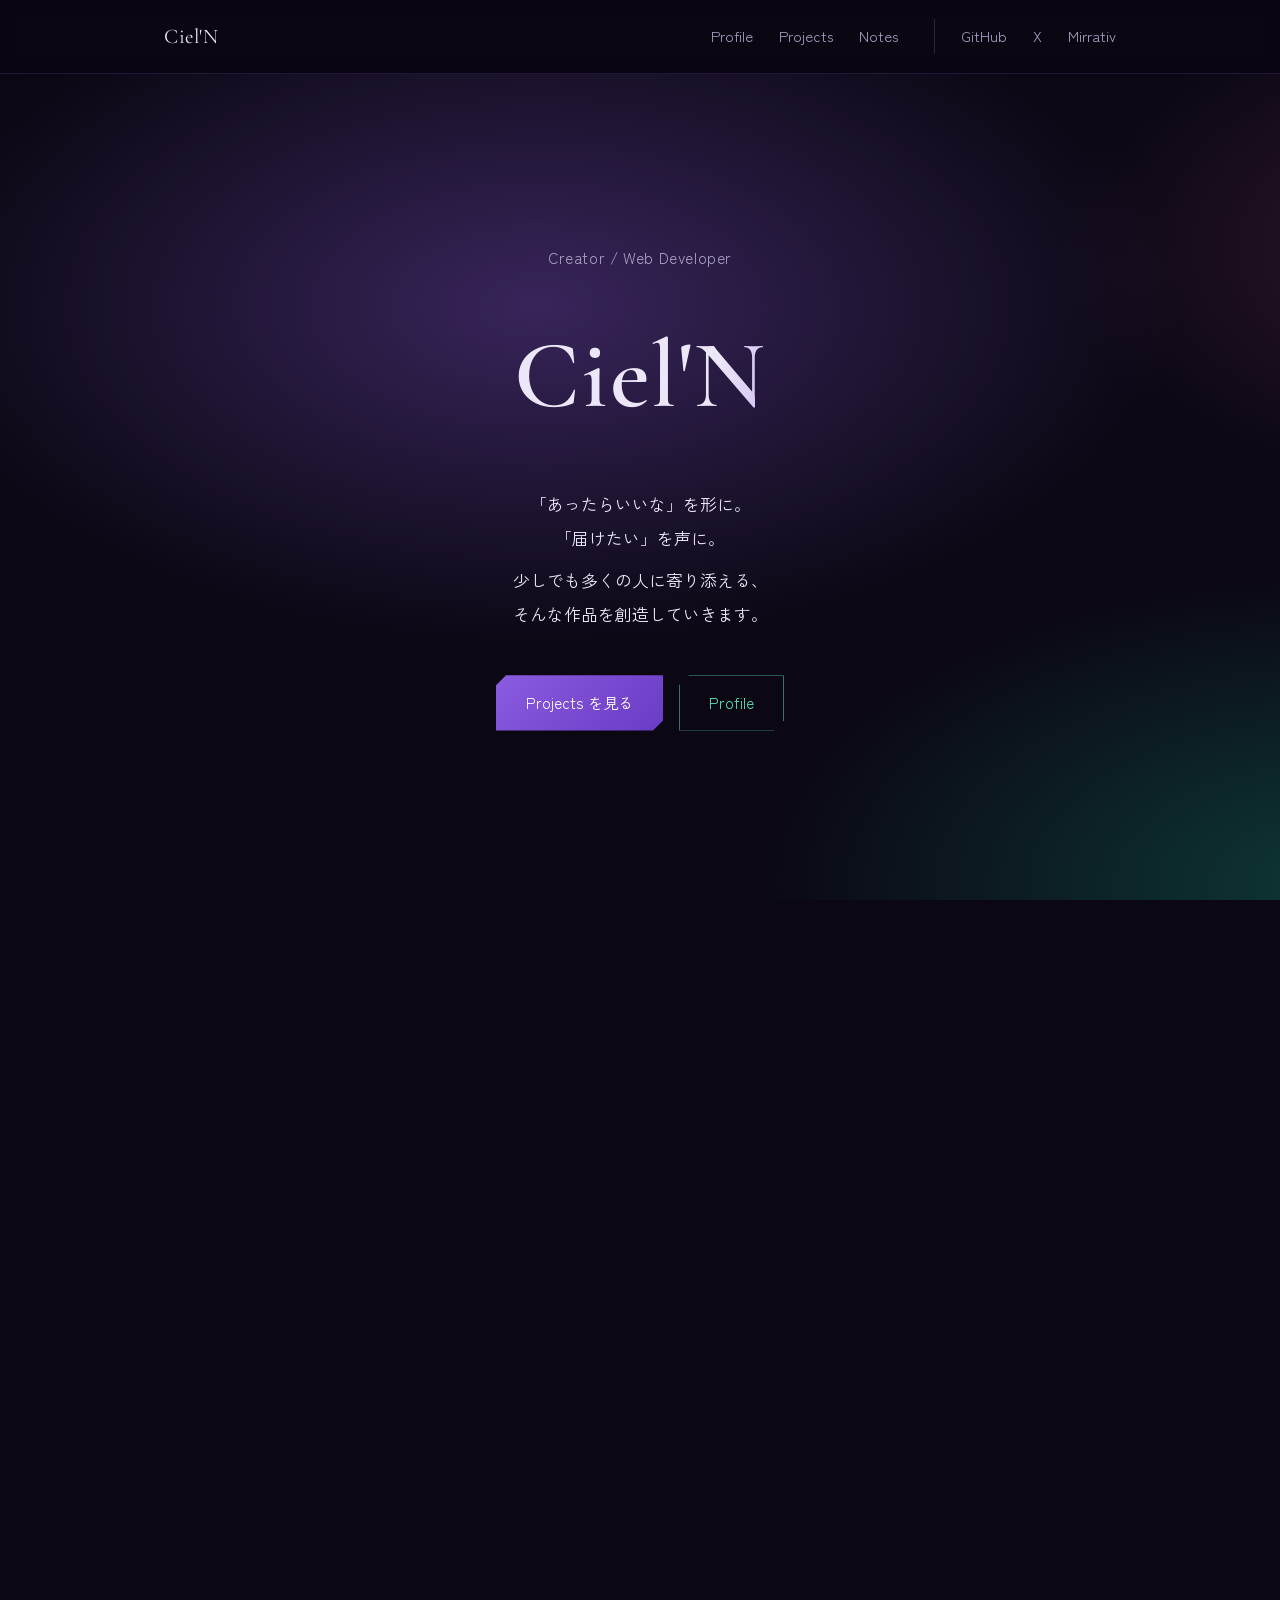
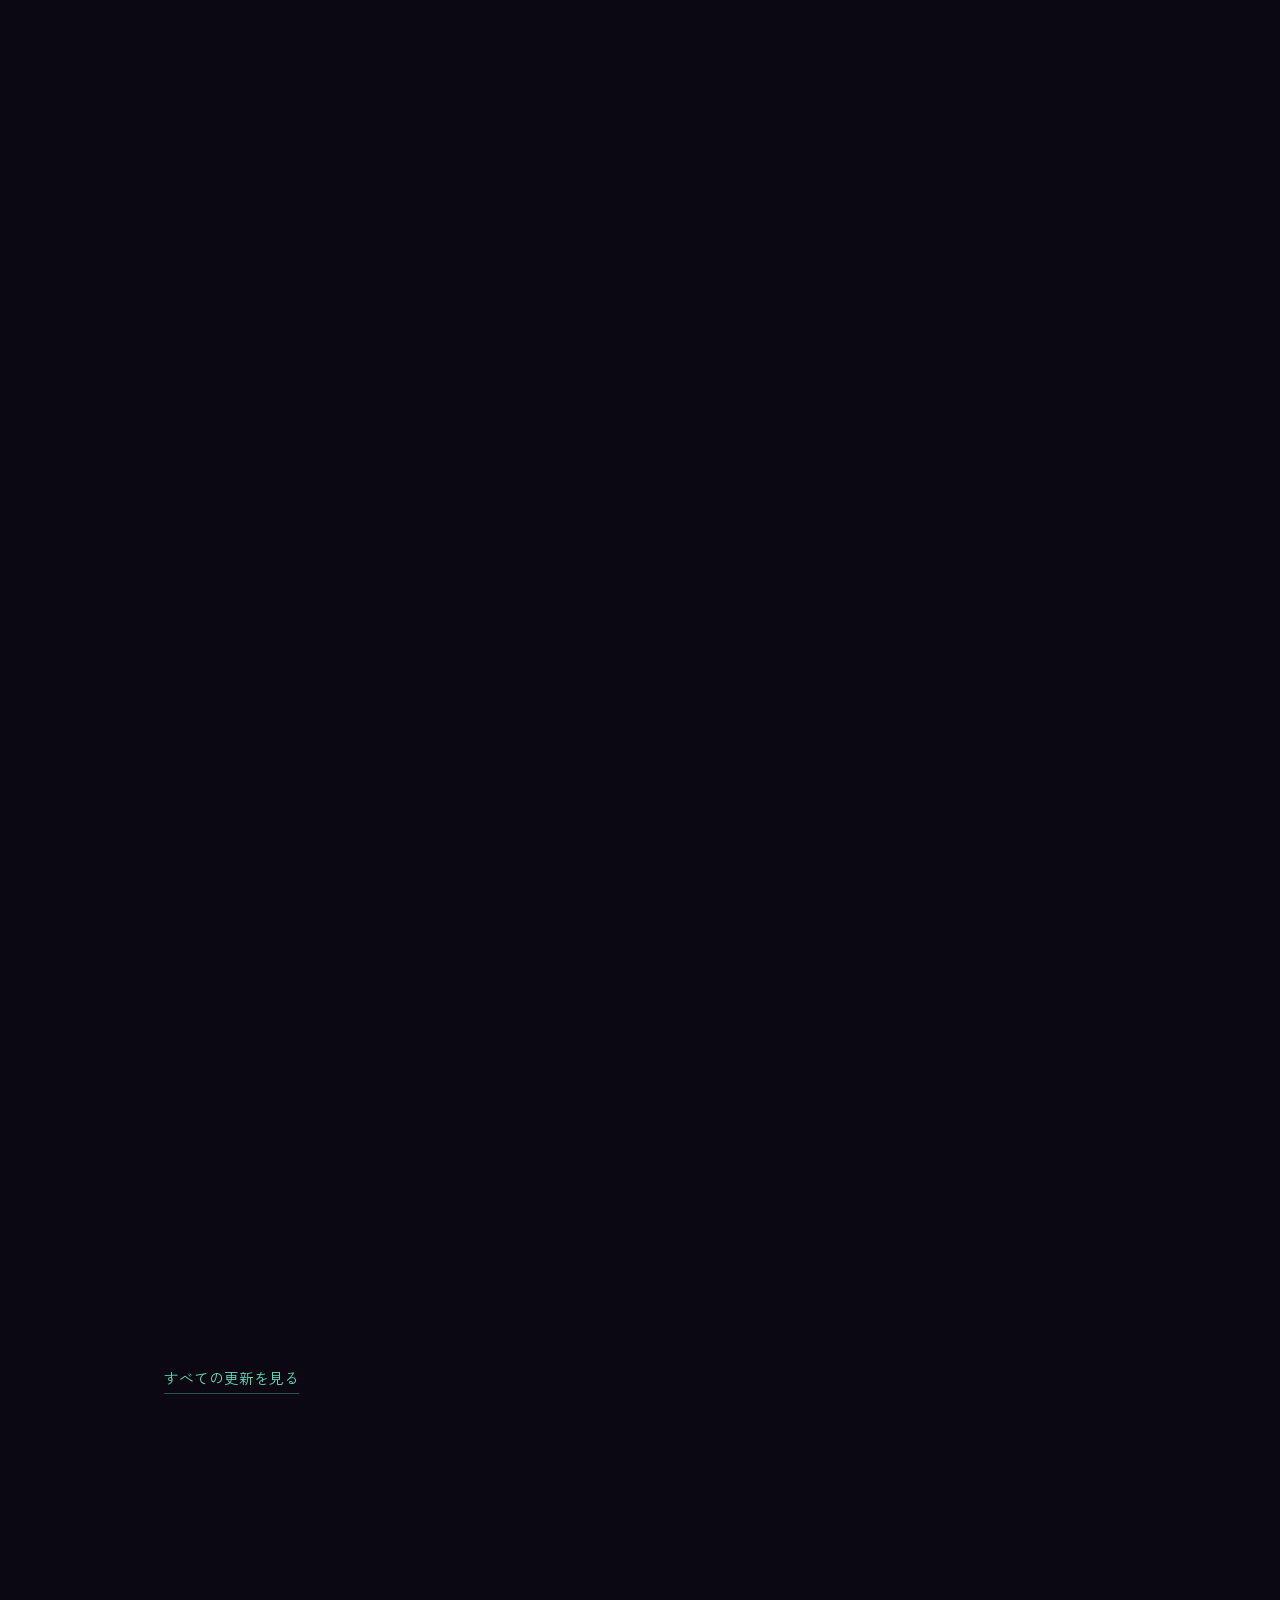
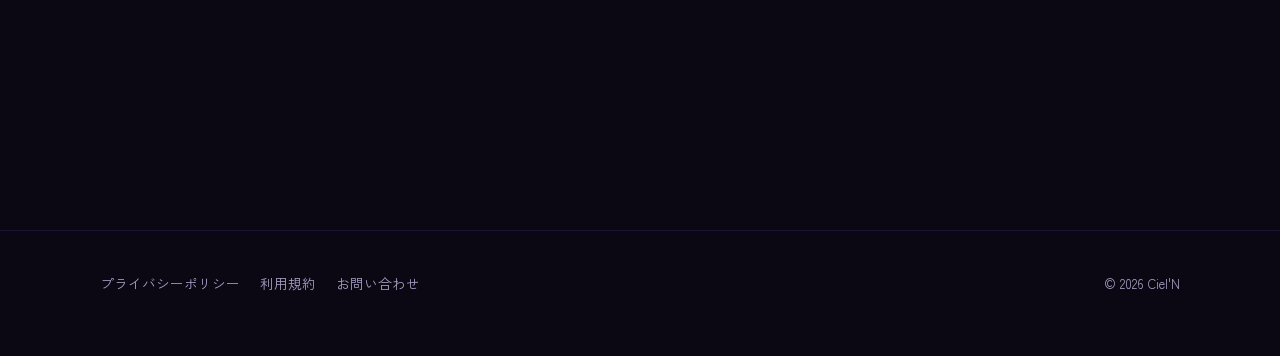
<file: index.html>
<!DOCTYPE html>
<html lang="ja">
<head>
  <script>
    if ('scrollRestoration' in history) {
      history.scrollRestoration = 'manual';
    }
  </script>
  <!-- Google tag (gtag.js) -->
  <script async src="https://www.googletagmanager.com/gtag/js?id=G-BKD9T5BP9D"></script>
  <script>
    window.dataLayer = window.dataLayer || [];
    function gtag(){dataLayer.push(arguments);}
    gtag('js', new Date());

    gtag('config', 'G-BKD9T5BP9D');
  </script>
  <!-- Google AdSense-->
  <script async src="https://pagead2.googlesyndication.com/pagead/js/adsbygoogle.js?client=ca-pub-3081263921605764"
  crossorigin="anonymous"></script>

  <meta charset="UTF-8">
  <meta name="viewport" content="width=device-width, initial-scale=1.0">
  <title>Ciel'N | 個人開発者 公式サイト</title>
  <meta name="description" content="個人開発者Ciel'Nの公式サイト。配信アプリ向けツールやWebアプリの制作ノートや解説記事、プロフィール、開発中のプロジェクトを紹介しています。">
  <meta property="og:title" content="Ciel'N | 個人開発者 公式サイト">
  <meta property="og:description" content="個人開発者Ciel'Nの公式サイト。配信アプリ向けツールやWebアプリの制作ノートや解説記事、プロフィール、開発中のプロジェクトを紹介しています。">
  <meta property="og:type" content="website">
  <meta property="og:url" content="https://cieln.com/">
  <!-- TODO: OGP画像(og:image)を用意して追加してください -->
  <meta name="twitter:card" content="summary_large_image">
  <link rel="apple-touch-icon" href="images/apple-touch-icon.jpg">
  <!-- TODO: images/apple-touch-icon.jpg を用意してください -->
  <link rel="preconnect" href="https://fonts.googleapis.com">
  <link rel="preconnect" href="https://fonts.gstatic.com" crossorigin>
  <link href="https://fonts.googleapis.com/css2?family=Cormorant+Garamond:wght@500;600&family=Shippori+Mincho:wght@500;600&family=Zen+Kaku+Gothic+New:wght@400;500;700&display=swap" rel="stylesheet">
  <link rel="stylesheet" href="style.css?v=0.0.7">
</head>
<body>

<header class="nav">
  <div class="nav__inner">
    <a class="nav__logo" href="index.html">Ciel'N</a>
    <nav class="nav__main" aria-label="メインナビゲーション">
      <a href="profile.html">Profile</a>
      <a href="projects.html">Projects</a>
      <a href="notes.html">Notes</a>
    </nav>
    <nav class="nav__ext" aria-label="外部リンク">
      <a href="https://github.com/hack-w0r1d" target="_blank" rel="noopener">GitHub</a>
      <a href="https://x.com/yu_cielkun" target="_blank" rel="noopener">X</a>
      <a href="https://www.mirrativ.com/deep_link_preview?link=https%3A%2F%2Fws9f.adj.st%2Fuser%2F1740184%3Fadj_deep_link%3Dmirr%253A%252F%252F%252Fuser%252F1740184%253Fwhere%253Dprofile%26adj_fallback%3Dhttps%253A%252F%252Fwww.mirrativ.com%252Fuser%252F1740184%253Fwhere%253Dprofile%26adj_og_description%3DSweet%2Bdream%252C%2Bw0r1d%26adj_og_image%3Dhttps%253A%252F%252Fcdn.mirrativ.com%252Fmirrorman-prod%252Fimage%252Fprofile_image%252F3e6b91653a891d519828bbe897a68c832d57ffc4077de42a47c8c5a4ac16ef4f_m.jpeg%253F1788989863%26adj_og_title%3D%25E3%2581%2597%25E3%2581%2588%25E3%2582%258B%25E3%2582%2593%25E3%2580%2582%26adj_redirect_macos%3Dhttps%253A%252F%252Fwww.mirrativ.com%252Fuser%252F1740184%253Fwhere%253Dprofile%26adj_t%3D1pkihi8s_1pyfvurh%26where%3Dprofile" target="_blank" rel="noopener">
        Mirrativ
      </a>
    </nav>
    <button class="nav__toggle" aria-label="メニューを開く" aria-expanded="false">
      <span></span><span></span><span></span>
    </button>
  </div>
</header>

<section class="hero">
  <div class="hero__veil" aria-hidden="true">
    <span class="mote" style="--x:8%; --y:22%; --d:0s; --s:.7"></span>
    <span class="mote" style="--x:18%; --y:62%; --d:1.2s; --s:.5"></span>
    <span class="mote" style="--x:28%; --y:14%; --d:2.4s; --s:.8"></span>
    <span class="mote" style="--x:37%; --y:78%; --d:.6s; --s:.4"></span>
    <span class="mote" style="--x:52%; --y:30%; --d:3.1s; --s:.6"></span>
    <span class="mote" style="--x:64%; --y:68%; --d:1.8s; --s:.7"></span>
    <span class="mote" style="--x:73%; --y:20%; --d:2.9s; --s:.5"></span>
    <span class="mote" style="--x:82%; --y:56%; --d:.9s; --s:.8"></span>
    <span class="mote" style="--x:90%; --y:32%; --d:3.6s; --s:.4"></span>
    <span class="mote" style="--x:46%; --y:12%; --d:4.2s; --s:.6"></span>
    <span class="mote" style="--x:60%; --y:85%; --d:2.1s; --s:.5"></span>
    <span class="mote" style="--x:14%; --y:44%; --d:3.9s; --s:.6"></span>
  </div>
  <div class="hero__inner">
    <p class="hero__kicker">Creator / Web Developer</p>
    <h1 class="hero__title">Ciel'N</h1>
    <div class="hero__tagline">
      <p class="hero__tagline-group">
        <span class="hero__tagline-line">「あったらいいな」を形に。</span>
        <span class="hero__tagline-line">「届けたい」を声に。</span>
      </p>
      <p class="hero__tagline-group">
        <span class="hero__tagline-line">少しでも多くの人に寄り添える、</span>
        <span class="hero__tagline-line">そんな作品を創造していきます。</span>
      </p>
    </div>
    <div class="hero__cta">
      <a class="btn btn--primary" href="projects.html">Projects を見る</a>
      <a class="btn btn--ghost" href="profile.html">
        <span class="btn__label">Profile</span>
        <span class="btn__ring" aria-hidden="true"></span>
      </a>
    </div>
  </div>
</section>

<section class="about-teaser" data-proximity data-vanish>
  <div class="section-inner">
    <h2>個人開発者として</h2>
    <div class="prose">
      <p>
        HTML / CSS / JavaScript を軸に、フロントエンドを中心とした Web開発 を行っています。<br>
        配信アプリ「Mirrativ」を中心に、視聴者や配信者のためのツールや攻略サイトを制作しています。<br>
      </p>
      <a class="text-link" href="profile.html">プロフィールをもっと見る</a>
    </div>
  </div>
</section>

<section class="featured">
  <div class="section-inner">
    <h2 data-proximity data-proximity-ref=".card-grid">Featured</h2>
    <div class="card-grid">
      <article class="card" data-slide="right">
        <span class="card__mark" aria-hidden="true"></span>
        <h3>LiveTelop Maker</h3>
        <p>iOS向け配信テロップ作成ツール。Canvas と Picture-in-Picture を使い、配信画面に重ねられる演出テロップを作成できます。</p>
        <a class="text-link" href="https://livetelop.cieln.com/" target="_blank" rel="noopener">ツールを見る</a>
      </article>
      <article class="card" data-slide="left">
        <span class="card__mark" aria-hidden="true"></span>
        <h3>スラモン攻略メモ</h3>
        <p>Mirrativの新作ライブゲーム「スラモン」の攻略メモサイト。各選択イベントの報酬や育成のヒントなどをメモ形式でまとめています。</p>
        <a class="text-link" href="https://slamon-info.cieln.com/" target="_blank" rel="noopener">ツールを見る</a>
      </article>
      <article class="card" data-slide="right">
        <span class="card__mark" aria-hidden="true"></span>
        <h3>ヤミクマ襲来</h3>
        <p>Mirrativのライブゲーム「スラコロ」に出現するヤミクマの判別サイト。比較画像と説明付きで分かりやすく解説しています。</p>
        <a class="text-link" href="https://yamikuma.cieln.com/" target="_blank" rel="noopener">ツールを見る</a>
      </article>
      <article class="card" data-slide="left">
        <span class="card__mark" aria-hidden="true"></span>
        <h3>すべてのプロジェクト</h3>
        <p>チアランク早見表や期待値計算ツールなど、これまでに制作したプロジェクトを一覧でご覧いただけます。</p>
        <a class="text-link" href="projects.html">一覧を見る</a>
      </article>
    </div>
  </div>
</section>

<section class="updates" data-update-flow>
  <div class="section-inner">
    <h2 data-proximity data-proximity-ref=".update-list">Recent Updates</h2>
    <!-- UPDATES:START -->
    <ul class="update-list">
      <li class="update-item">
        <time datetime="2026-11-27T04:09:00Z">2026.11.27 13:09</time>
        <a class="update-item__tool" href="https://slamon-info.cieln.com/" target="_blank" rel="noopener">スラモン攻略メモ</a>
        <span class="update-item__msg">「キング・ヤミクマ」ステータス情報更新</span>
      </li>
      <li class="update-item">
        <time datetime="2026-11-24T18:00:07Z">2026.11.25 03:00</time>
        <a class="update-item__tool" href="https://slamon-info.cieln.com/" target="_blank" rel="noopener">スラモン攻略メモ</a>
        <span class="update-item__msg">テロップ更新</span>
      </li>
      <li class="update-item">
        <time datetime="2026-11-22T14:14:22Z">2026.11.22 23:14</time>
        <a class="update-item__tool" href="https://yamikuma.cieln.com/" target="_blank" rel="noopener">ヤミクマ襲来</a>
        <span class="update-item__msg">スラコロVol.107開催情報テロップ更新</span>
      </li>
      <li class="update-item">
        <time datetime="2026-11-21T05:16:22Z">2026.11.21 14:16</time>
        <a class="update-item__tool" href="https://slamon-info.cieln.com/" target="_blank" rel="noopener">スラモン攻略メモ</a>
        <span class="update-item__msg">テロップ&amp;スキル情報更新</span>
      </li>
      <li class="update-item">
        <time datetime="2026-11-17T08:03:49Z">2026.11.17 17:03</time>
        <a class="update-item__tool" href="https://slamon-info.cieln.com/" target="_blank" rel="noopener">スラモン攻略メモ</a>
        <span class="update-item__msg">ユーベェカップ情報お知らせ</span>
      </li>
    </ul>
    <!-- UPDATES:END -->
    <a class="text-link" href="updates.html">すべての更新を見る</a>
  </div>
</section>

<section class="links">
  <div class="section-inner">
    <h2>Links</h2>
    <div class="link-pills">
      <a class="pill" href="https://github.com/hack-w0r1d" target="_blank" rel="noopener">GitHub</a>
      <a class="pill" href="https://x.com/yu_cielkun" target="_blank" rel="noopener">X</a>
      <a class="pill" href="https://www.mirrativ.com/deep_link_preview?link=https%3A%2F%2Fws9f.adj.st%2Fuser%2F1740184%3Fadj_deep_link%3Dmirr%253A%252F%252F%252Fuser%252F1740184%253Fwhere%253Dprofile%26adj_fallback%3Dhttps%253A%252F%252Fwww.mirrativ.com%252Fuser%252F1740184%253Fwhere%253Dprofile%26adj_og_description%3DSweet%2Bdream%252C%2Bw0r1d%26adj_og_image%3Dhttps%253A%252F%252Fcdn.mirrativ.com%252Fmirrorman-prod%252Fimage%252Fprofile_image%252F3e6b91653a891d519828bbe897a68c832d57ffc4077de42a47c8c5a4ac16ef4f_m.jpeg%253F1788989863%26adj_og_title%3D%25E3%2581%2597%25E3%2581%2588%25E3%2582%258B%25E3%2582%2593%25E3%2580%2582%26adj_redirect_macos%3Dhttps%253A%252F%252Fwww.mirrativ.com%252Fuser%252F1740184%253Fwhere%253Dprofile%26adj_t%3D1pkihi8s_1pyfvurh%26where%3Dprofile" target="_blank" rel="noopener">
        Mirrativ
      </a>
    </div>
  </div>
</section>

<footer class="site-footer">
  <div class="site-footer__inner">
    <nav class="site-footer__legal" aria-label="サイト情報">
      <a href="privacy.html">プライバシーポリシー</a>
      <a href="terms.html">利用規約</a>
      <a href="contact.html">お問い合わせ</a>
    </nav>
    <p class="site-footer__credit">© <span id="year"></span> Ciel'N</p>
  </div>
</footer>

<script src="script.js?v=0.0.7"></script>
</body>
</html>
</file>
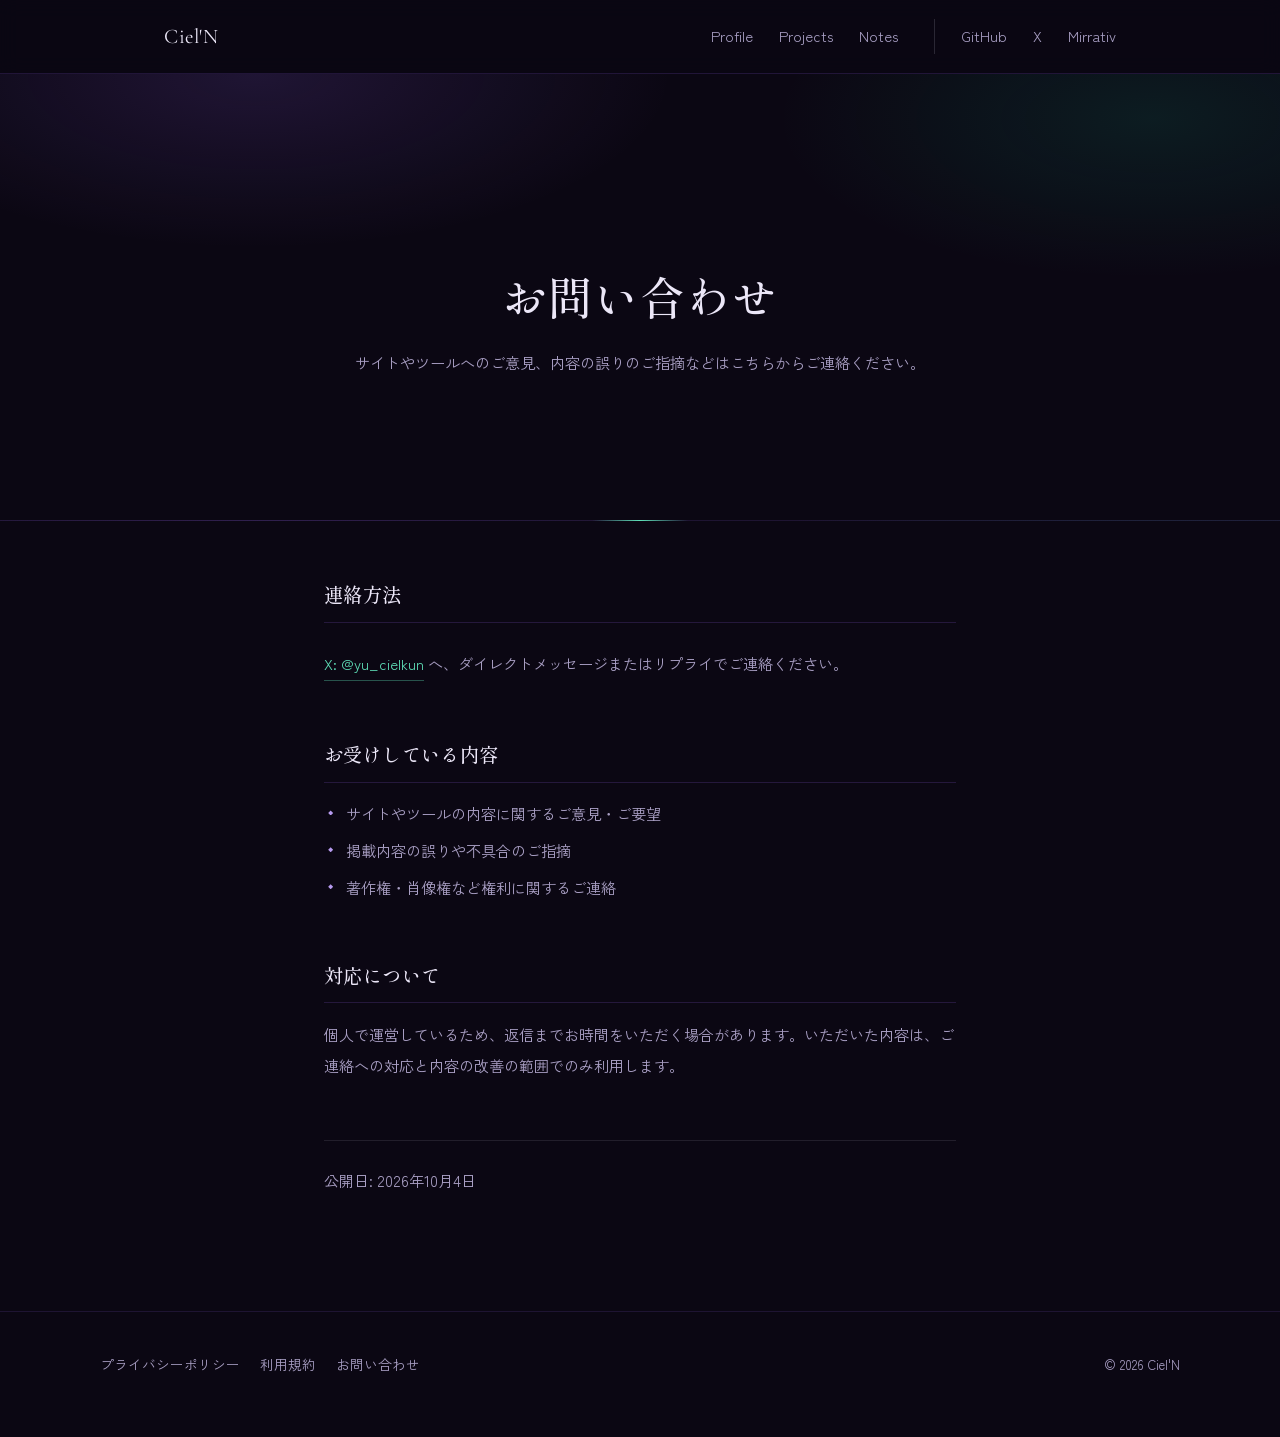
<file: contact.html>
<!DOCTYPE html>
<html lang="ja">
<head>
<script>
  if ('scrollRestoration' in history) {
    history.scrollRestoration = 'manual';
  }
</script>
<!-- Google tag (gtag.js) -->
<script async src="https://www.googletagmanager.com/gtag/js?id=G-BKD9T5BP9D"></script>
<script>
  window.dataLayer = window.dataLayer || [];
  function gtag(){dataLayer.push(arguments);}
  gtag('js', new Date());
  gtag('config', 'G-BKD9T5BP9D');
</script>
<!-- Google AdSense -->
<script async src="https://pagead2.googlesyndication.com/pagead/js/adsbygoogle.js?client=ca-pub-3081263921605764"
crossorigin="anonymous"></script>

<meta charset="UTF-8">
<meta name="viewport" content="width=device-width, initial-scale=1.0">
<title>お問い合わせ | Ciel'N</title>
<meta name="description" content="Ciel'N公式サイトおよび各ツールへのご意見・誤りのご指摘・著作権に関するご連絡の窓口です。">
<meta property="og:title" content="お問い合わせ | Ciel'N">
<meta property="og:description" content="Ciel'N公式サイトおよび各ツールへのご意見・誤りのご指摘・著作権に関するご連絡の窓口です。">
<meta property="og:type" content="website">
<meta property="og:url" content="https://cieln.com/contact.html">
<link rel="apple-touch-icon" href="images/apple-touch-icon.jpg">
<link rel="preconnect" href="https://fonts.googleapis.com">
<link rel="preconnect" href="https://fonts.gstatic.com" crossorigin>
<link href="https://fonts.googleapis.com/css2?family=Cormorant+Garamond:wght@500;600&family=Shippori+Mincho:wght@500;600&family=Zen+Kaku+Gothic+New:wght@400;500;700&display=swap" rel="stylesheet">
<link rel="stylesheet" href="style.css?v=0.0.7">
</head>
<body data-no-intro>

<header class="nav">
  <div class="nav__inner">
    <a class="nav__logo" href="index.html">Ciel'N</a>
    <nav class="nav__main" aria-label="メインナビゲーション">
      <a href="profile.html">Profile</a>
      <a href="projects.html">Projects</a>
      <a href="notes.html">Notes</a>
    </nav>
    <nav class="nav__ext" aria-label="外部リンク">
      <a href="https://github.com/hack-w0r1d" target="_blank" rel="noopener">GitHub</a>
      <a href="https://x.com/yu_cielkun" target="_blank" rel="noopener">X</a>
      <a href="https://www.mirrativ.com/deep_link_preview?link=https%3A%2F%2Fws9f.adj.st%2Fuser%2F1740184%3Fadj_deep_link%3Dmirr%253A%252F%252F%252Fuser%252F1740184%253Fwhere%253Dprofile%26adj_fallback%3Dhttps%253A%252F%252Fwww.mirrativ.com%252Fuser%252F1740184%253Fwhere%253Dprofile%26adj_og_description%3DSweet%2Bdream%252C%2Bw0r1d%26adj_og_image%3Dhttps%253A%252F%252Fcdn.mirrativ.com%252Fmirrorman-prod%252Fimage%252Fprofile_image%252F3e6b91653a891d519828bbe897a68c832d57ffc4077de42a47c8c5a4ac16ef4f_m.jpeg%253F1788989863%26adj_og_title%3D%25E3%2581%2597%25E3%2581%2588%25E3%2582%258B%25E3%2582%2593%25E3%2580%2582%26adj_redirect_macos%3Dhttps%253A%252F%252Fwww.mirrativ.com%252Fuser%252F1740184%253Fwhere%253Dprofile%26adj_t%3D1pkihi8s_1pyfvurh%26where%3Dprofile" target="_blank" rel="noopener">Mirrativ</a>
    </nav>
    <button class="nav__toggle" aria-label="メニューを開く" aria-expanded="false">
      <span></span><span></span><span></span>
    </button>
  </div>
</header>

<section class="page-head">
  <div class="section-inner">
    <h1 class="page-head__title">お問い合わせ</h1>
    <p class="page-head__lead">サイトやツールへのご意見、内容の誤りのご指摘などはこちらからご連絡ください。</p>
  </div>
</section>

<section class="policy">
  <div class="section-inner">
    <h2>連絡方法</h2>
    <p><a class="text-link" href="https://x.com/yu_cielkun" target="_blank" rel="noopener">X: @yu_cielkun</a> へ、ダイレクトメッセージまたはリプライでご連絡ください。</p>
    <!-- TODO: Googleフォームなど、SNSを使わない連絡手段を用意できたらここにリンクを追加してください -->
    <h2>お受けしている内容</h2>
    <ul>
      <li>サイトやツールの内容に関するご意見・ご要望</li>
      <li>掲載内容の誤りや不具合のご指摘</li>
      <li>著作権・肖像権など権利に関するご連絡</li>
    </ul>
    <h2>対応について</h2>
    <p>個人で運営しているため、返信までお時間をいただく場合があります。いただいた内容は、ご連絡への対応と内容の改善の範囲でのみ利用します。</p>
    <p class="policy__meta">公開日: 2026年10月4日</p>
  </div>
</section>

<footer class="site-footer">
  <div class="site-footer__inner">
    <nav class="site-footer__legal" aria-label="サイト情報">
      <a href="privacy.html">プライバシーポリシー</a>
      <a href="terms.html">利用規約</a>
      <a href="contact.html">お問い合わせ</a>
    </nav>
    <p class="site-footer__credit">© <span id="year"></span> Ciel'N</p>
  </div>
</footer>

<script src="script.js?v=0.0.7"></script>
</body>
</html>
</file>
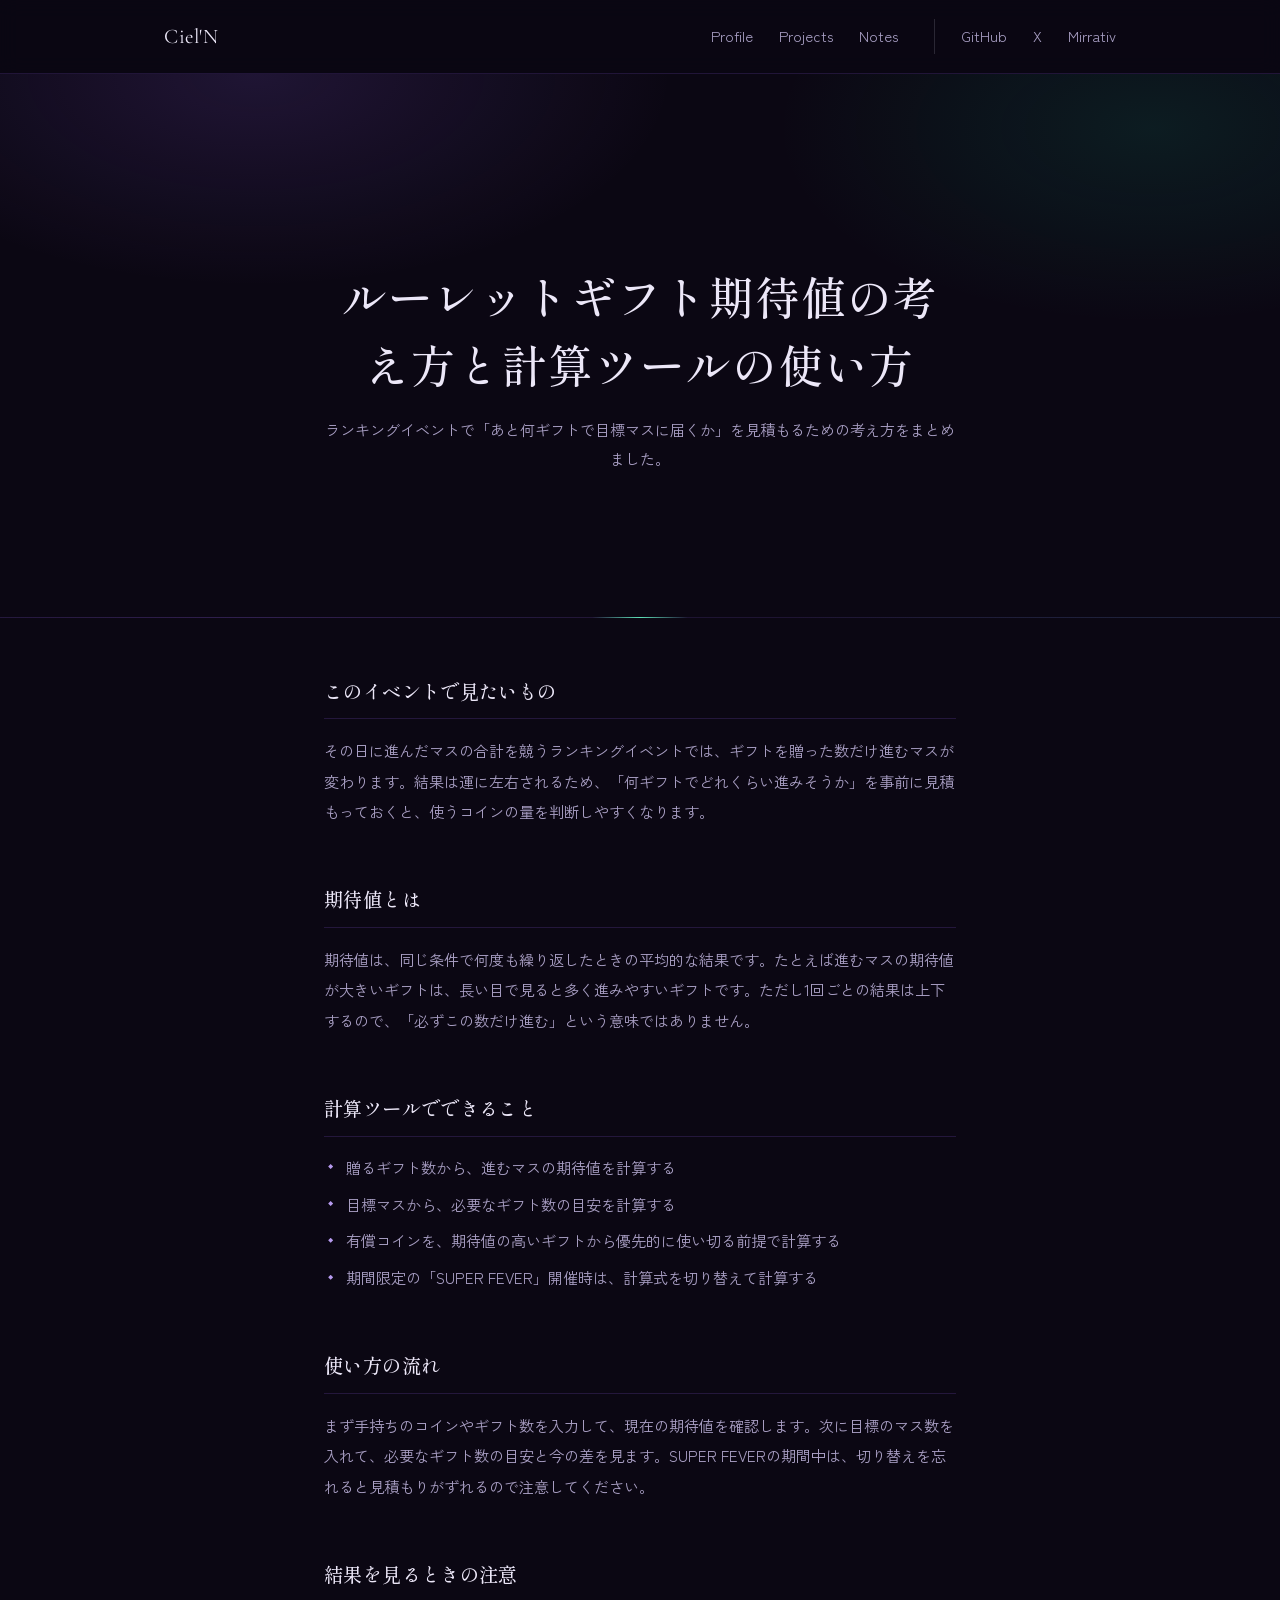
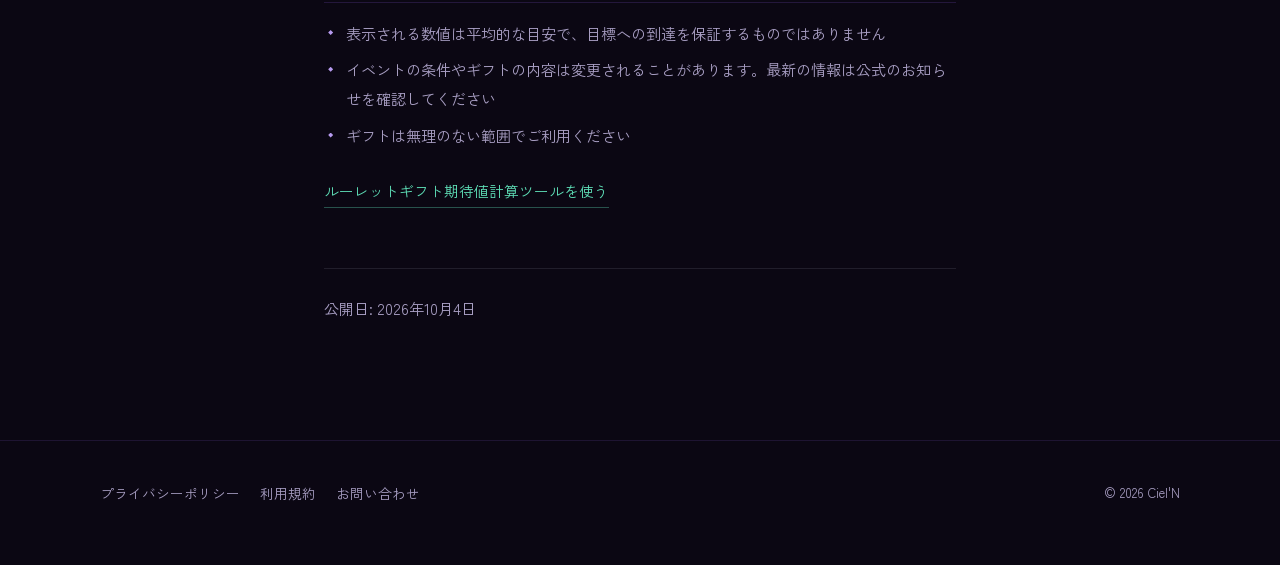
<file: guide-roulette-calc.html>
<!DOCTYPE html>
<html lang="ja">
<head>
<script>
  if ('scrollRestoration' in history) {
    history.scrollRestoration = 'manual';
  }
</script>
<!-- Google tag (gtag.js) -->
<script async src="https://www.googletagmanager.com/gtag/js?id=G-BKD9T5BP9D"></script>
<script>
  window.dataLayer = window.dataLayer || [];
  function gtag(){dataLayer.push(arguments);}
  gtag('js', new Date());
  gtag('config', 'G-BKD9T5BP9D');
</script>
<!-- Google AdSense -->
<script async src="https://pagead2.googlesyndication.com/pagead/js/adsbygoogle.js?client=ca-pub-3081263921605764"
crossorigin="anonymous"></script>

<meta charset="UTF-8">
<meta name="viewport" content="width=device-width, initial-scale=1.0">
<title>ルーレットギフト期待値の考え方と計算ツールの使い方 | Ciel'N</title>
<meta name="description" content="Mirrativのルーレットギフトの期待値とは何か、ランキングイベントで計算ツールをどう使うかを解説します。">
<meta property="og:title" content="ルーレットギフト期待値の考え方と計算ツールの使い方 | Ciel'N">
<meta property="og:description" content="Mirrativのルーレットギフトの期待値とは何か、ランキングイベントで計算ツールをどう使うかを解説します。">
<meta property="og:type" content="website">
<meta property="og:url" content="https://cieln.com/guide-roulette-calc.html">
<link rel="apple-touch-icon" href="images/apple-touch-icon.jpg">
<link rel="preconnect" href="https://fonts.googleapis.com">
<link rel="preconnect" href="https://fonts.gstatic.com" crossorigin>
<link href="https://fonts.googleapis.com/css2?family=Cormorant+Garamond:wght@500;600&family=Shippori+Mincho:wght@500;600&family=Zen+Kaku+Gothic+New:wght@400;500;700&display=swap" rel="stylesheet">
<link rel="stylesheet" href="style.css?v=0.0.6">
</head>
<body>

<header class="nav">
  <div class="nav__inner">
    <a class="nav__logo" href="index.html">Ciel'N</a>
    <nav class="nav__main" aria-label="メインナビゲーション">
      <a href="profile.html">Profile</a>
      <a href="projects.html">Projects</a>
      <a href="notes.html">Notes</a>
    </nav>
    <nav class="nav__ext" aria-label="外部リンク">
      <a href="https://github.com/hack-w0r1d" target="_blank" rel="noopener">GitHub</a>
      <a href="https://x.com/yu_cielkun" target="_blank" rel="noopener">X</a>
      <a href="https://www.mirrativ.com/deep_link_preview?link=https%3A%2F%2Fws9f.adj.st%2Fuser%2F1740184%3Fadj_deep_link%3Dmirr%253A%252F%252F%252Fuser%252F1740184%253Fwhere%253Dprofile%26adj_fallback%3Dhttps%253A%252F%252Fwww.mirrativ.com%252Fuser%252F1740184%253Fwhere%253Dprofile%26adj_og_description%3DSweet%2Bdream%252C%2Bw0r1d%26adj_og_image%3Dhttps%253A%252F%252Fcdn.mirrativ.com%252Fmirrorman-prod%252Fimage%252Fprofile_image%252F3e6b91653a891d519828bbe897a68c832d57ffc4077de42a47c8c5a4ac16ef4f_m.jpeg%253F1788989863%26adj_og_title%3D%25E3%2581%2597%25E3%2581%2588%25E3%2582%258B%25E3%2582%2593%25E3%2580%2582%26adj_redirect_macos%3Dhttps%253A%252F%252Fwww.mirrativ.com%252Fuser%252F1740184%253Fwhere%253Dprofile%26adj_t%3D1pkihi8s_1pyfvurh%26where%3Dprofile" target="_blank" rel="noopener">Mirrativ</a>
    </nav>
    <button class="nav__toggle" aria-label="メニューを開く" aria-expanded="false">
      <span></span><span></span><span></span>
    </button>
  </div>
</header>

<section class="page-head">
  <div class="section-inner">
    <h1 class="page-head__title">ルーレットギフト期待値の考え方と計算ツールの使い方</h1>
    <p class="page-head__lead">ランキングイベントで「あと何ギフトで目標マスに届くか」を見積もるための考え方をまとめました。</p>
  </div>
</section>

<section class="policy">
  <div class="section-inner">
    <h2>このイベントで見たいもの</h2>
    <p>その日に進んだマスの合計を競うランキングイベントでは、ギフトを贈った数だけ進むマスが変わります。結果は運に左右されるため、「何ギフトでどれくらい進みそうか」を事前に見積もっておくと、使うコインの量を判断しやすくなります。</p>
    <h2>期待値とは</h2>
    <p>期待値は、同じ条件で何度も繰り返したときの平均的な結果です。たとえば進むマスの期待値が大きいギフトは、長い目で見ると多く進みやすいギフトです。ただし1回ごとの結果は上下するので、「必ずこの数だけ進む」という意味ではありません。</p>
    <h2>計算ツールでできること</h2>
    <ul>
      <li>贈るギフト数から、進むマスの期待値を計算する</li>
      <li>目標マスから、必要なギフト数の目安を計算する</li>
      <li>有償コインを、期待値の高いギフトから優先的に使い切る前提で計算する</li>
      <li>期間限定の「SUPER FEVER」開催時は、計算式を切り替えて計算する</li>
    </ul>
    <h2>使い方の流れ</h2>
    <p>まず手持ちのコインやギフト数を入力して、現在の期待値を確認します。次に目標のマス数を入れて、必要なギフト数の目安と今の差を見ます。SUPER FEVERの期間中は、切り替えを忘れると見積もりがずれるので注意してください。</p>
    <h2>結果を見るときの注意</h2>
    <ul>
      <li>表示される数値は平均的な目安で、目標への到達を保証するものではありません</li>
      <li>イベントの条件やギフトの内容は変更されることがあります。最新の情報は公式のお知らせを確認してください</li>
      <li>ギフトは無理のない範囲でご利用ください</li>
    </ul>
    <!-- TODO: 実際に計算した具体例（入力値と結果）や、作った背景・工夫した点を追記してください -->
    <p><a class="text-link" href="https://roulette-calc.cieln.com/" target="_blank" rel="noopener">ルーレットギフト期待値計算ツールを使う</a></p>
    <p class="policy__meta">公開日: 2026年10月4日</p>
  </div>
</section>

<footer class="site-footer">
  <div class="site-footer__inner">
    <nav class="site-footer__legal" aria-label="サイト情報">
      <a href="privacy.html">プライバシーポリシー</a>
      <a href="terms.html">利用規約</a>
      <a href="contact.html">お問い合わせ</a>
    </nav>
    <p class="site-footer__credit">© <span id="year"></span> Ciel'N</p>
  </div>
</footer>

<script src="script.js?v=0.0.6"></script>
</body>
</html>
</file>
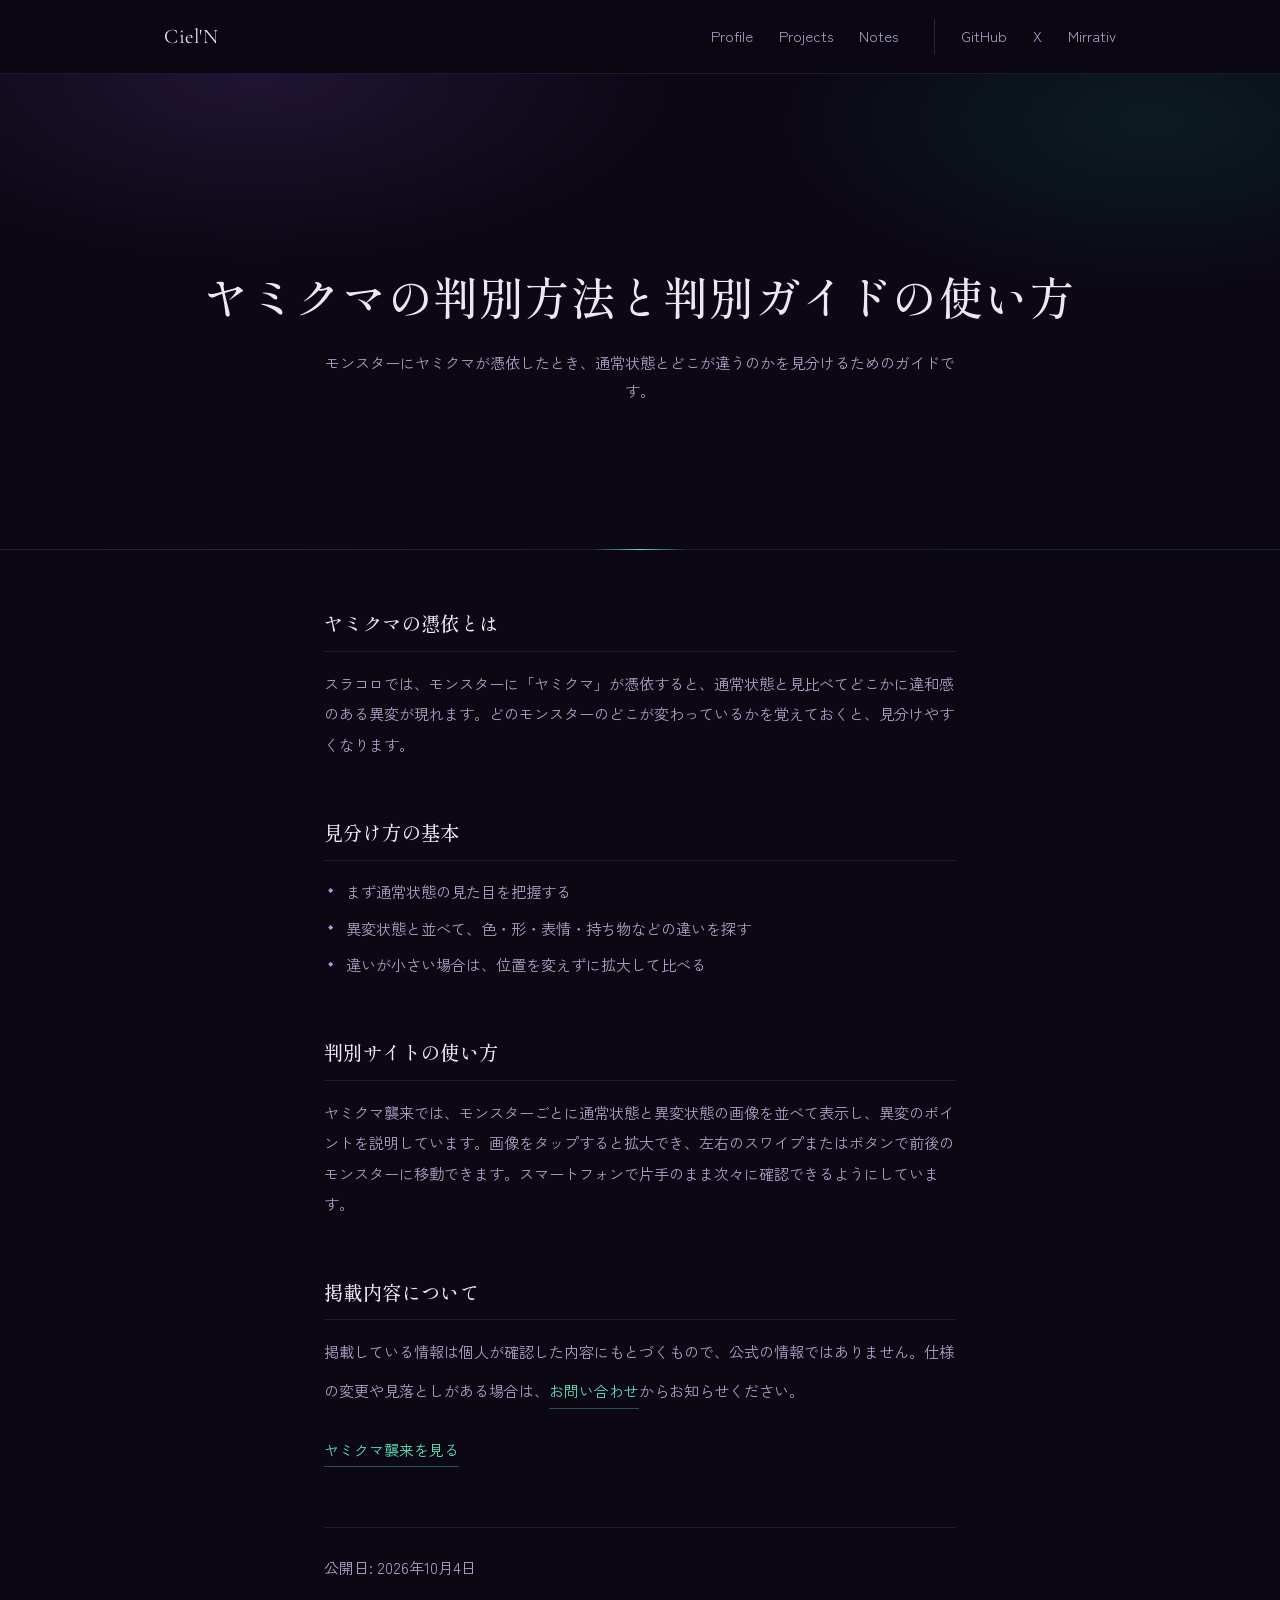
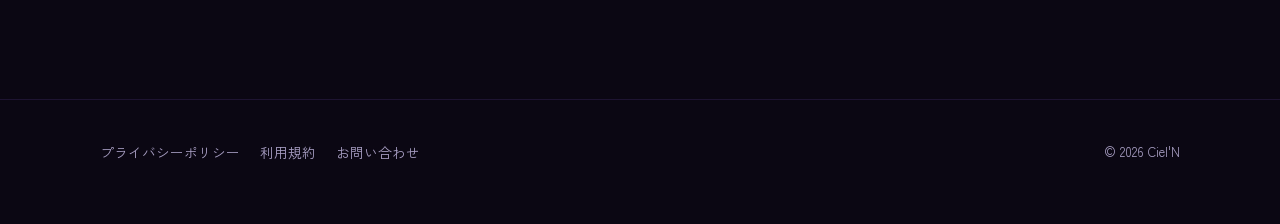
<file: guide-yamikuma.html>
<!DOCTYPE html>
<html lang="ja">
<head>
<script>
  if ('scrollRestoration' in history) {
    history.scrollRestoration = 'manual';
  }
</script>
<!-- Google tag (gtag.js) -->
<script async src="https://www.googletagmanager.com/gtag/js?id=G-BKD9T5BP9D"></script>
<script>
  window.dataLayer = window.dataLayer || [];
  function gtag(){dataLayer.push(arguments);}
  gtag('js', new Date());
  gtag('config', 'G-BKD9T5BP9D');
</script>
<!-- Google AdSense -->
<script async src="https://pagead2.googlesyndication.com/pagead/js/adsbygoogle.js?client=ca-pub-3081263921605764"
crossorigin="anonymous"></script>

<meta charset="UTF-8">
<meta name="viewport" content="width=device-width, initial-scale=1.0">
<title>ヤミクマの判別方法と判別ガイドの使い方 | Ciel'N</title>
<meta name="description" content="Mirrativのスラコロに出現するヤミクマの憑依を、通常状態との違いから見分ける方法と、判別サイトの使い方を解説します。">
<meta property="og:title" content="ヤミクマの判別方法と判別ガイドの使い方 | Ciel'N">
<meta property="og:description" content="Mirrativのスラコロに出現するヤミクマの憑依を、通常状態との違いから見分ける方法と、判別サイトの使い方を解説します。">
<meta property="og:type" content="website">
<meta property="og:url" content="https://cieln.com/guide-yamikuma.html">
<link rel="apple-touch-icon" href="images/apple-touch-icon.jpg">
<link rel="preconnect" href="https://fonts.googleapis.com">
<link rel="preconnect" href="https://fonts.gstatic.com" crossorigin>
<link href="https://fonts.googleapis.com/css2?family=Cormorant+Garamond:wght@500;600&family=Shippori+Mincho:wght@500;600&family=Zen+Kaku+Gothic+New:wght@400;500;700&display=swap" rel="stylesheet">
<link rel="stylesheet" href="style.css?v=0.0.6">
</head>
<body>

<header class="nav">
  <div class="nav__inner">
    <a class="nav__logo" href="index.html">Ciel'N</a>
    <nav class="nav__main" aria-label="メインナビゲーション">
      <a href="profile.html">Profile</a>
      <a href="projects.html">Projects</a>
      <a href="notes.html">Notes</a>
    </nav>
    <nav class="nav__ext" aria-label="外部リンク">
      <a href="https://github.com/hack-w0r1d" target="_blank" rel="noopener">GitHub</a>
      <a href="https://x.com/yu_cielkun" target="_blank" rel="noopener">X</a>
      <a href="https://www.mirrativ.com/deep_link_preview?link=https%3A%2F%2Fws9f.adj.st%2Fuser%2F1740184%3Fadj_deep_link%3Dmirr%253A%252F%252F%252Fuser%252F1740184%253Fwhere%253Dprofile%26adj_fallback%3Dhttps%253A%252F%252Fwww.mirrativ.com%252Fuser%252F1740184%253Fwhere%253Dprofile%26adj_og_description%3DSweet%2Bdream%252C%2Bw0r1d%26adj_og_image%3Dhttps%253A%252F%252Fcdn.mirrativ.com%252Fmirrorman-prod%252Fimage%252Fprofile_image%252F3e6b91653a891d519828bbe897a68c832d57ffc4077de42a47c8c5a4ac16ef4f_m.jpeg%253F1788989863%26adj_og_title%3D%25E3%2581%2597%25E3%2581%2588%25E3%2582%258B%25E3%2582%2593%25E3%2580%2582%26adj_redirect_macos%3Dhttps%253A%252F%252Fwww.mirrativ.com%252Fuser%252F1740184%253Fwhere%253Dprofile%26adj_t%3D1pkihi8s_1pyfvurh%26where%3Dprofile" target="_blank" rel="noopener">Mirrativ</a>
    </nav>
    <button class="nav__toggle" aria-label="メニューを開く" aria-expanded="false">
      <span></span><span></span><span></span>
    </button>
  </div>
</header>

<section class="page-head">
  <div class="section-inner">
    <h1 class="page-head__title">ヤミクマの判別方法と判別ガイドの使い方</h1>
    <p class="page-head__lead">モンスターにヤミクマが憑依したとき、通常状態とどこが違うのかを見分けるためのガイドです。</p>
  </div>
</section>

<section class="policy">
  <div class="section-inner">
    <h2>ヤミクマの憑依とは</h2>
    <p>スラコロでは、モンスターに「ヤミクマ」が憑依すると、通常状態と見比べてどこかに違和感のある異変が現れます。どのモンスターのどこが変わっているかを覚えておくと、見分けやすくなります。</p>
    <h2>見分け方の基本</h2>
    <ul>
      <li>まず通常状態の見た目を把握する</li>
      <li>異変状態と並べて、色・形・表情・持ち物などの違いを探す</li>
      <li>違いが小さい場合は、位置を変えずに拡大して比べる</li>
    </ul>
    <h2>判別サイトの使い方</h2>
    <p>ヤミクマ襲来では、モンスターごとに通常状態と異変状態の画像を並べて表示し、異変のポイントを説明しています。画像をタップすると拡大でき、左右のスワイプまたはボタンで前後のモンスターに移動できます。スマートフォンで片手のまま次々に確認できるようにしています。</p>
    <h2>掲載内容について</h2>
    <p>掲載している情報は個人が確認した内容にもとづくもので、公式の情報ではありません。仕様の変更や見落としがある場合は、<a class="text-link" href="contact.html">お問い合わせ</a>からお知らせください。</p>
    <!-- TODO: 見分けにくいモンスターの例や、自分が実際に気づいたコツを追記してください -->
    <p><a class="text-link" href="https://yamikuma.cieln.com/" target="_blank" rel="noopener">ヤミクマ襲来を見る</a></p>
    <p class="policy__meta">公開日: 2026年10月4日</p>
  </div>
</section>

<footer class="site-footer">
  <div class="site-footer__inner">
    <nav class="site-footer__legal" aria-label="サイト情報">
      <a href="privacy.html">プライバシーポリシー</a>
      <a href="terms.html">利用規約</a>
      <a href="contact.html">お問い合わせ</a>
    </nav>
    <p class="site-footer__credit">© <span id="year"></span> Ciel'N</p>
  </div>
</footer>

<script src="script.js?v=0.0.6"></script>
</body>
</html>
</file>
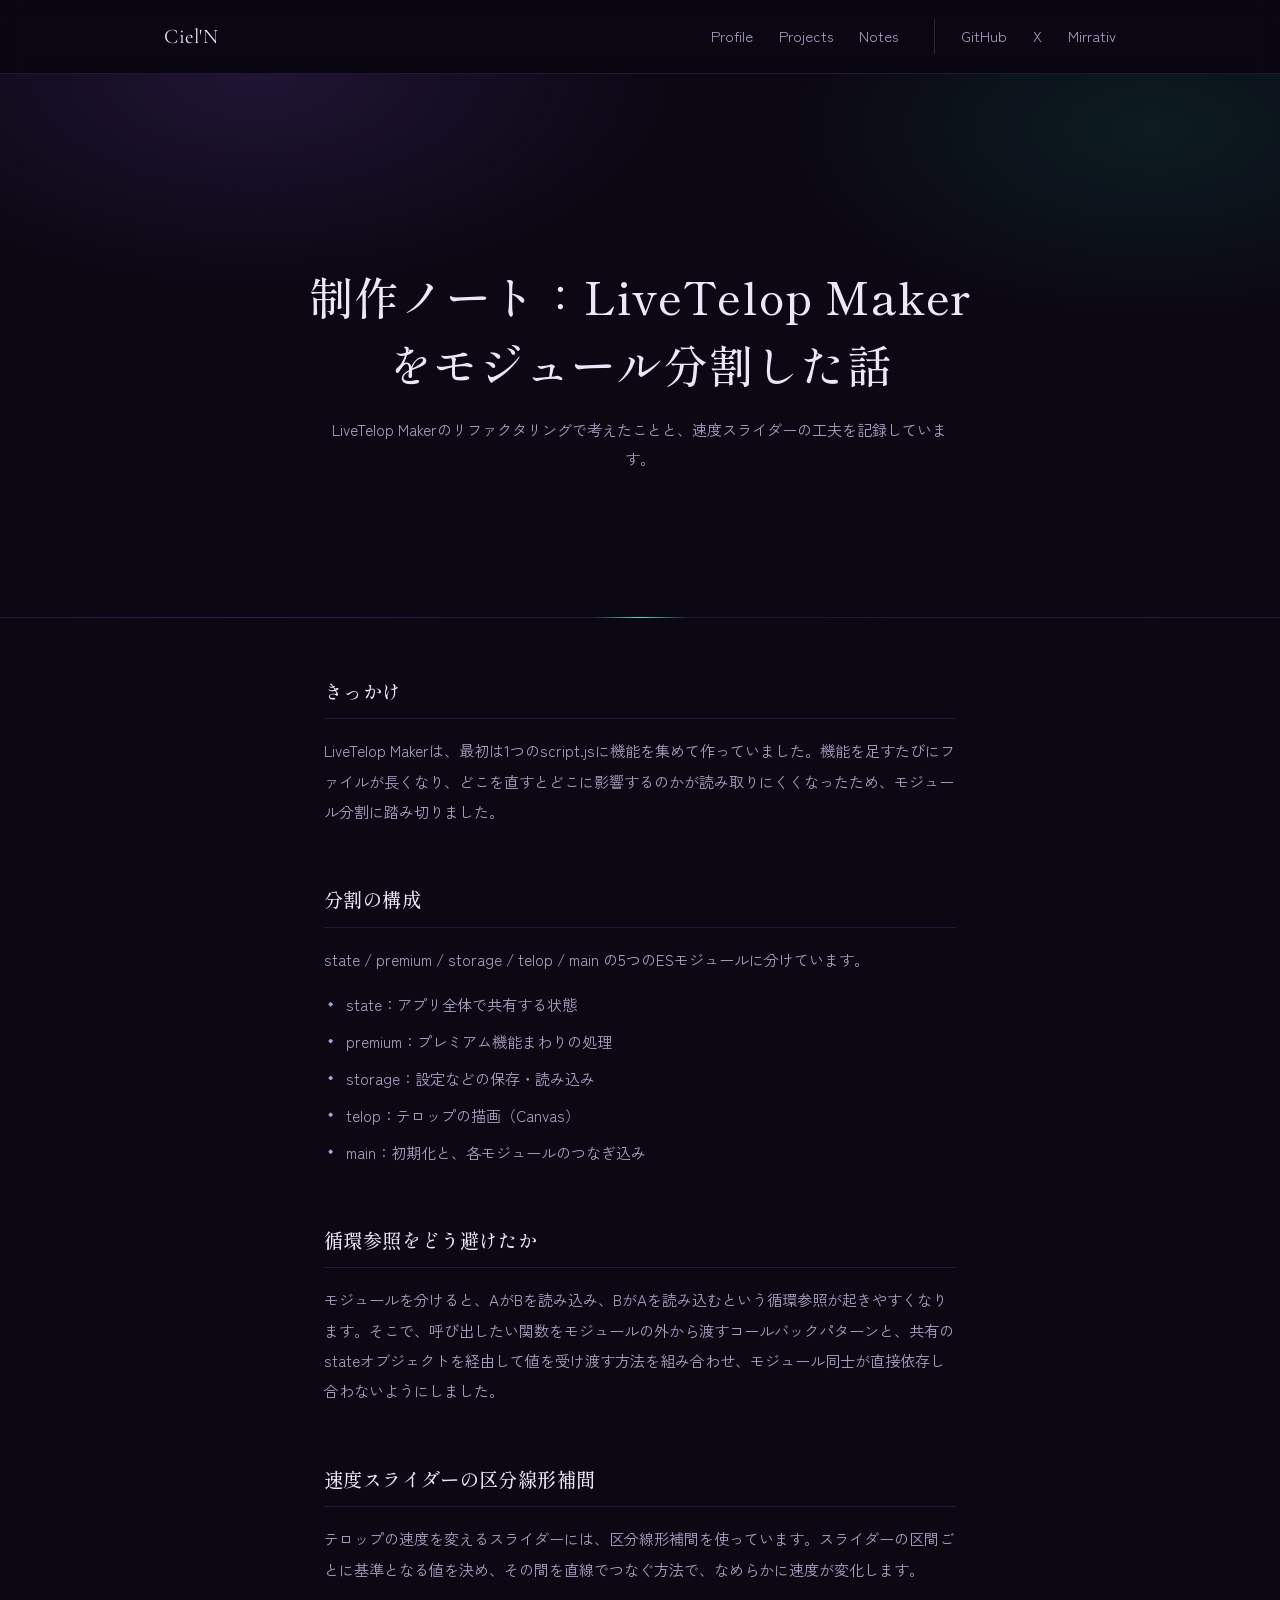
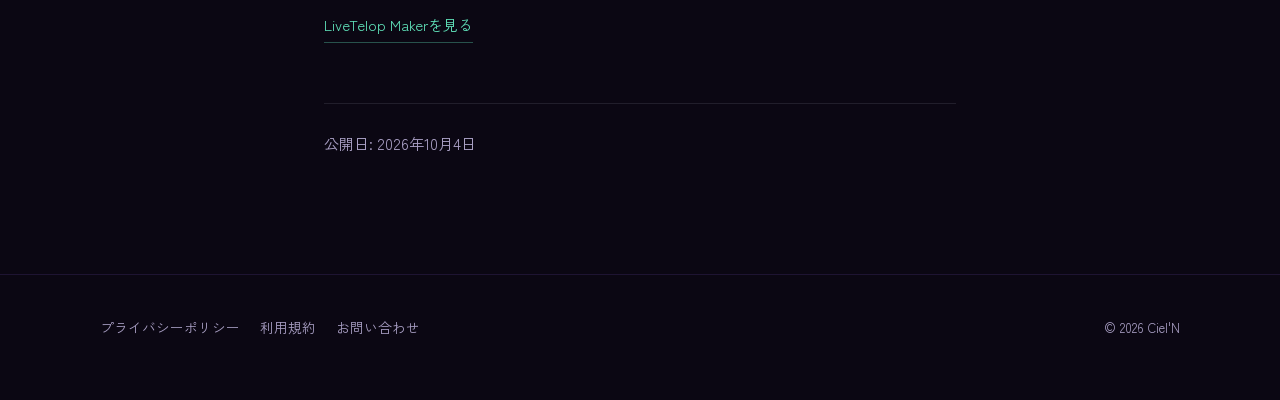
<file: note-livetelop-refactor.html>
<!DOCTYPE html>
<html lang="ja">
<head>
<script>
  if ('scrollRestoration' in history) {
    history.scrollRestoration = 'manual';
  }
</script>
<!-- Google tag (gtag.js) -->
<script async src="https://www.googletagmanager.com/gtag/js?id=G-BKD9T5BP9D"></script>
<script>
  window.dataLayer = window.dataLayer || [];
  function gtag(){dataLayer.push(arguments);}
  gtag('js', new Date());
  gtag('config', 'G-BKD9T5BP9D');
</script>
<!-- Google AdSense -->
<script async src="https://pagead2.googlesyndication.com/pagead/js/adsbygoogle.js?client=ca-pub-3081263921605764"
crossorigin="anonymous"></script>

<meta charset="UTF-8">
<meta name="viewport" content="width=device-width, initial-scale=1.0">
<title>制作ノート：LiveTelop Makerをモジュール分割した話 | Ciel'N</title>
<meta name="description" content="1つに集中していたscript.jsを5つのESモジュールに分け、循環参照を避ける設計にした過程を記録します。">
<meta property="og:title" content="制作ノート：LiveTelop Makerをモジュール分割した話 | Ciel'N">
<meta property="og:description" content="1つに集中していたscript.jsを5つのESモジュールに分け、循環参照を避ける設計にした過程を記録します。">
<meta property="og:type" content="website">
<meta property="og:url" content="https://cieln.com/note-livetelop-refactor.html">
<link rel="apple-touch-icon" href="images/apple-touch-icon.jpg">
<link rel="preconnect" href="https://fonts.googleapis.com">
<link rel="preconnect" href="https://fonts.gstatic.com" crossorigin>
<link href="https://fonts.googleapis.com/css2?family=Cormorant+Garamond:wght@500;600&family=Shippori+Mincho:wght@500;600&family=Zen+Kaku+Gothic+New:wght@400;500;700&display=swap" rel="stylesheet">
<link rel="stylesheet" href="style.css?v=0.0.6">
</head>
<body>

<header class="nav">
  <div class="nav__inner">
    <a class="nav__logo" href="index.html">Ciel'N</a>
    <nav class="nav__main" aria-label="メインナビゲーション">
      <a href="profile.html">Profile</a>
      <a href="projects.html">Projects</a>
      <a href="notes.html">Notes</a>
    </nav>
    <nav class="nav__ext" aria-label="外部リンク">
      <a href="https://github.com/hack-w0r1d" target="_blank" rel="noopener">GitHub</a>
      <a href="https://x.com/yu_cielkun" target="_blank" rel="noopener">X</a>
      <a href="https://www.mirrativ.com/deep_link_preview?link=https%3A%2F%2Fws9f.adj.st%2Fuser%2F1740184%3Fadj_deep_link%3Dmirr%253A%252F%252F%252Fuser%252F1740184%253Fwhere%253Dprofile%26adj_fallback%3Dhttps%253A%252F%252Fwww.mirrativ.com%252Fuser%252F1740184%253Fwhere%253Dprofile%26adj_og_description%3DSweet%2Bdream%252C%2Bw0r1d%26adj_og_image%3Dhttps%253A%252F%252Fcdn.mirrativ.com%252Fmirrorman-prod%252Fimage%252Fprofile_image%252F3e6b91653a891d519828bbe897a68c832d57ffc4077de42a47c8c5a4ac16ef4f_m.jpeg%253F1788989863%26adj_og_title%3D%25E3%2581%2597%25E3%2581%2588%25E3%2582%258B%25E3%2582%2593%25E3%2580%2582%26adj_redirect_macos%3Dhttps%253A%252F%252Fwww.mirrativ.com%252Fuser%252F1740184%253Fwhere%253Dprofile%26adj_t%3D1pkihi8s_1pyfvurh%26where%3Dprofile" target="_blank" rel="noopener">Mirrativ</a>
    </nav>
    <button class="nav__toggle" aria-label="メニューを開く" aria-expanded="false">
      <span></span><span></span><span></span>
    </button>
  </div>
</header>

<section class="page-head">
  <div class="section-inner">
    <h1 class="page-head__title">制作ノート：LiveTelop Makerをモジュール分割した話</h1>
    <p class="page-head__lead">LiveTelop Makerのリファクタリングで考えたことと、速度スライダーの工夫を記録しています。</p>
  </div>
</section>

<section class="policy">
  <div class="section-inner">
    <h2>きっかけ</h2>
    <p>LiveTelop Makerは、最初は1つのscript.jsに機能を集めて作っていました。機能を足すたびにファイルが長くなり、どこを直すとどこに影響するのかが読み取りにくくなったため、モジュール分割に踏み切りました。</p>
    <h2>分割の構成</h2>
    <p>state / premium / storage / telop / main の5つのESモジュールに分けています。</p>
    <ul>
      <li>state：アプリ全体で共有する状態</li>
      <li>premium：プレミアム機能まわりの処理</li>
      <li>storage：設定などの保存・読み込み</li>
      <li>telop：テロップの描画（Canvas）</li>
      <li>main：初期化と、各モジュールのつなぎ込み</li>
    </ul>
    <!-- TODO: 各モジュールの実際の役割に合わせて上の説明を修正してください -->
    <h2>循環参照をどう避けたか</h2>
    <p>モジュールを分けると、AがBを読み込み、BがAを読み込むという循環参照が起きやすくなります。そこで、呼び出したい関数をモジュールの外から渡すコールバックパターンと、共有のstateオブジェクトを経由して値を受け渡す方法を組み合わせ、モジュール同士が直接依存し合わないようにしました。</p>
    <h2>速度スライダーの区分線形補間</h2>
    <p>テロップの速度を変えるスライダーには、区分線形補間を使っています。スライダーの区間ごとに基準となる値を決め、その間を直線でつなぐ方法で、なめらかに速度が変化します。</p>
    <!-- TODO: 補間の基準値の例や、分割後に感じた変化・反省点を追記してください -->
    <p><a class="text-link" href="https://livetelop.cieln.com/" target="_blank" rel="noopener">LiveTelop Makerを見る</a></p>
    <p class="policy__meta">公開日: 2026年10月4日</p>
  </div>
</section>

<footer class="site-footer">
  <div class="site-footer__inner">
    <nav class="site-footer__legal" aria-label="サイト情報">
      <a href="privacy.html">プライバシーポリシー</a>
      <a href="terms.html">利用規約</a>
      <a href="contact.html">お問い合わせ</a>
    </nav>
    <p class="site-footer__credit">© <span id="year"></span> Ciel'N</p>
  </div>
</footer>

<script src="script.js?v=0.0.6"></script>
</body>
</html>
</file>
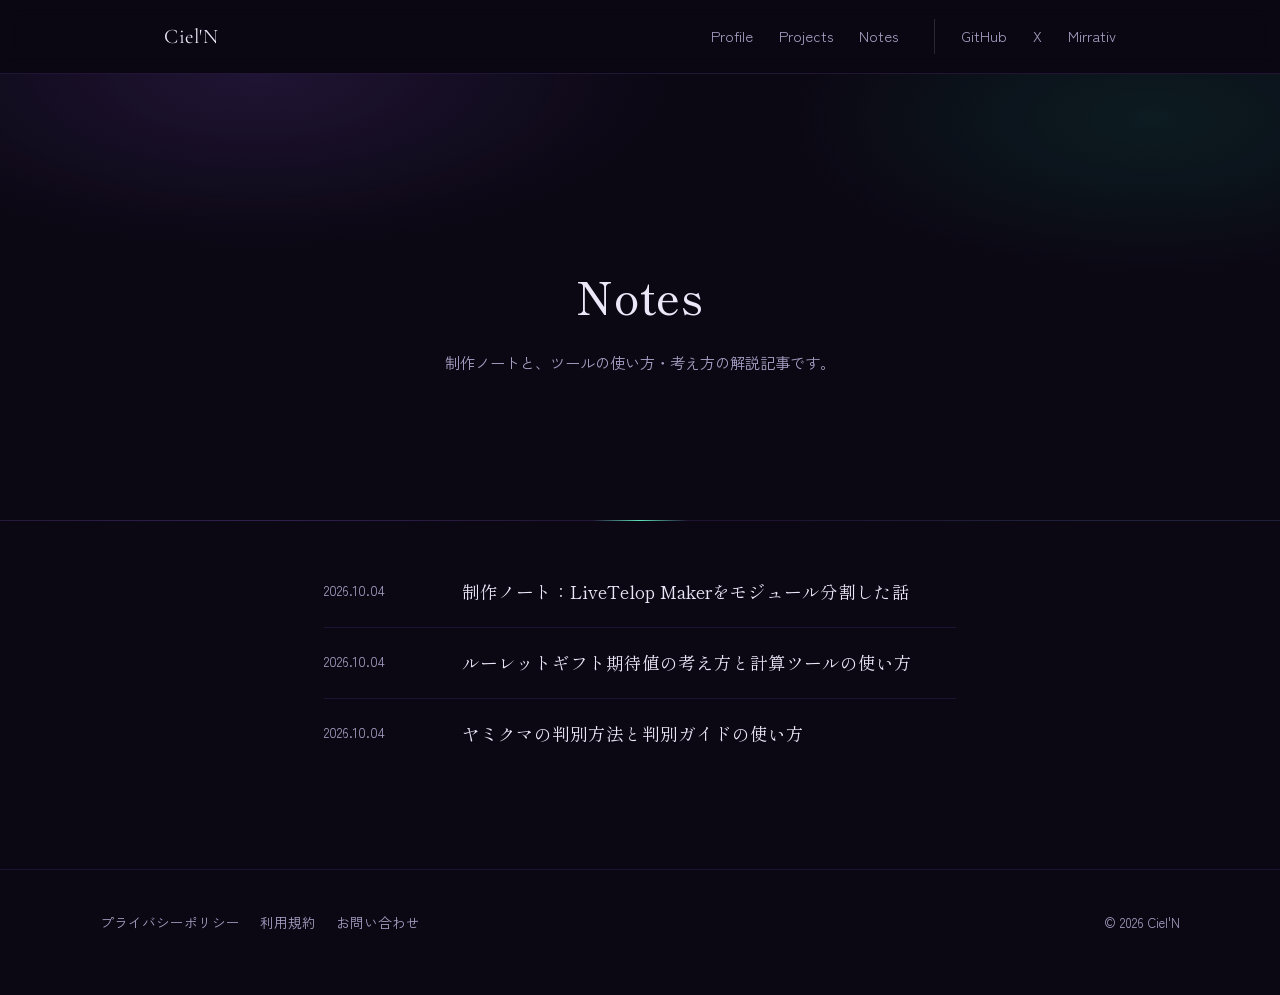
<file: notes.html>
<!DOCTYPE html>
<html lang="ja">
<head>
<script>
  if ('scrollRestoration' in history) {
    history.scrollRestoration = 'manual';
  }
</script>
<!-- Google tag (gtag.js) -->
<script async src="https://www.googletagmanager.com/gtag/js?id=G-BKD9T5BP9D"></script>
<script>
  window.dataLayer = window.dataLayer || [];
  function gtag(){dataLayer.push(arguments);}
  gtag('js', new Date());
  gtag('config', 'G-BKD9T5BP9D');
</script>
<!-- Google AdSense -->
<script async src="https://pagead2.googlesyndication.com/pagead/js/adsbygoogle.js?client=ca-pub-3081263921605764"
crossorigin="anonymous"></script>

<meta charset="UTF-8">
<meta name="viewport" content="width=device-width, initial-scale=1.0">
<title>Notes | Ciel'N</title>
<meta name="description" content="制作ノートとツールの解説記事の一覧です。">
<meta property="og:title" content="Notes | Ciel'N">
<meta property="og:description" content="制作ノートとツールの解説記事の一覧です。">
<meta property="og:type" content="website">
<meta property="og:url" content="https://cieln.com/notes.html">
<link rel="apple-touch-icon" href="images/apple-touch-icon.jpg">
<link rel="preconnect" href="https://fonts.googleapis.com">
<link rel="preconnect" href="https://fonts.gstatic.com" crossorigin>
<link href="https://fonts.googleapis.com/css2?family=Cormorant+Garamond:wght@500;600&family=Shippori+Mincho:wght@500;600&family=Zen+Kaku+Gothic+New:wght@400;500;700&display=swap" rel="stylesheet">
<link rel="stylesheet" href="style.css?v=0.0.7">
</head>
<body>

<header class="nav">
  <div class="nav__inner">
    <a class="nav__logo" href="index.html">Ciel'N</a>
    <nav class="nav__main" aria-label="メインナビゲーション">
      <a href="profile.html">Profile</a>
      <a href="projects.html">Projects</a>
      <a href="notes.html">Notes</a>
    </nav>
    <nav class="nav__ext" aria-label="外部リンク">
      <a href="https://github.com/hack-w0r1d" target="_blank" rel="noopener">GitHub</a>
      <a href="https://x.com/yu_cielkun" target="_blank" rel="noopener">X</a>
      <a href="https://www.mirrativ.com/deep_link_preview?link=https%3A%2F%2Fws9f.adj.st%2Fuser%2F1740184%3Fadj_deep_link%3Dmirr%253A%252F%252F%252Fuser%252F1740184%253Fwhere%253Dprofile%26adj_fallback%3Dhttps%253A%252F%252Fwww.mirrativ.com%252Fuser%252F1740184%253Fwhere%253Dprofile%26adj_og_description%3DSweet%2Bdream%252C%2Bw0r1d%26adj_og_image%3Dhttps%253A%252F%252Fcdn.mirrativ.com%252Fmirrorman-prod%252Fimage%252Fprofile_image%252F3e6b91653a891d519828bbe897a68c832d57ffc4077de42a47c8c5a4ac16ef4f_m.jpeg%253F1788989863%26adj_og_title%3D%25E3%2581%2597%25E3%2581%2588%25E3%2582%258B%25E3%2582%2593%25E3%2580%2582%26adj_redirect_macos%3Dhttps%253A%252F%252Fwww.mirrativ.com%252Fuser%252F1740184%253Fwhere%253Dprofile%26adj_t%3D1pkihi8s_1pyfvurh%26where%3Dprofile" target="_blank" rel="noopener">Mirrativ</a>
    </nav>
    <button class="nav__toggle" aria-label="メニューを開く" aria-expanded="false">
      <span></span><span></span><span></span>
    </button>
  </div>
</header>

<section class="page-head">
  <div class="section-inner">
    <h1 class="page-head__title">Notes</h1>
    <p class="page-head__lead">制作ノートと、ツールの使い方・考え方の解説記事です。</p>
  </div>
</section>

<section class="note-index">
  <div class="section-inner">
    <!-- NOTES:START -->
    <ul class="note-list">
      <li class="note-item">
        <time datetime="2026-10-04">2026.10.04</time>
        <a class="note-item__link" href="notes/livetelop-refactor.html">制作ノート：LiveTelop Makerをモジュール分割した話</a>
      </li>
      <li class="note-item">
        <time datetime="2026-10-04">2026.10.04</time>
        <a class="note-item__link" href="notes/roulette-calc.html">ルーレットギフト期待値の考え方と計算ツールの使い方</a>
      </li>
      <li class="note-item">
        <time datetime="2026-10-04">2026.10.04</time>
        <a class="note-item__link" href="notes/yamikuma.html">ヤミクマの判別方法と判別ガイドの使い方</a>
      </li>
    </ul>
    <!-- NOTES:END -->
  </div>
</section>

<footer class="site-footer">
  <div class="site-footer__inner">
    <nav class="site-footer__legal" aria-label="サイト情報">
      <a href="privacy.html">プライバシーポリシー</a>
      <a href="terms.html">利用規約</a>
      <a href="contact.html">お問い合わせ</a>
    </nav>
    <p class="site-footer__credit">© <span id="year"></span> Ciel'N</p>
  </div>
</footer>

<script src="script.js?v=0.0.7"></script>
</body>
</html>
</file>
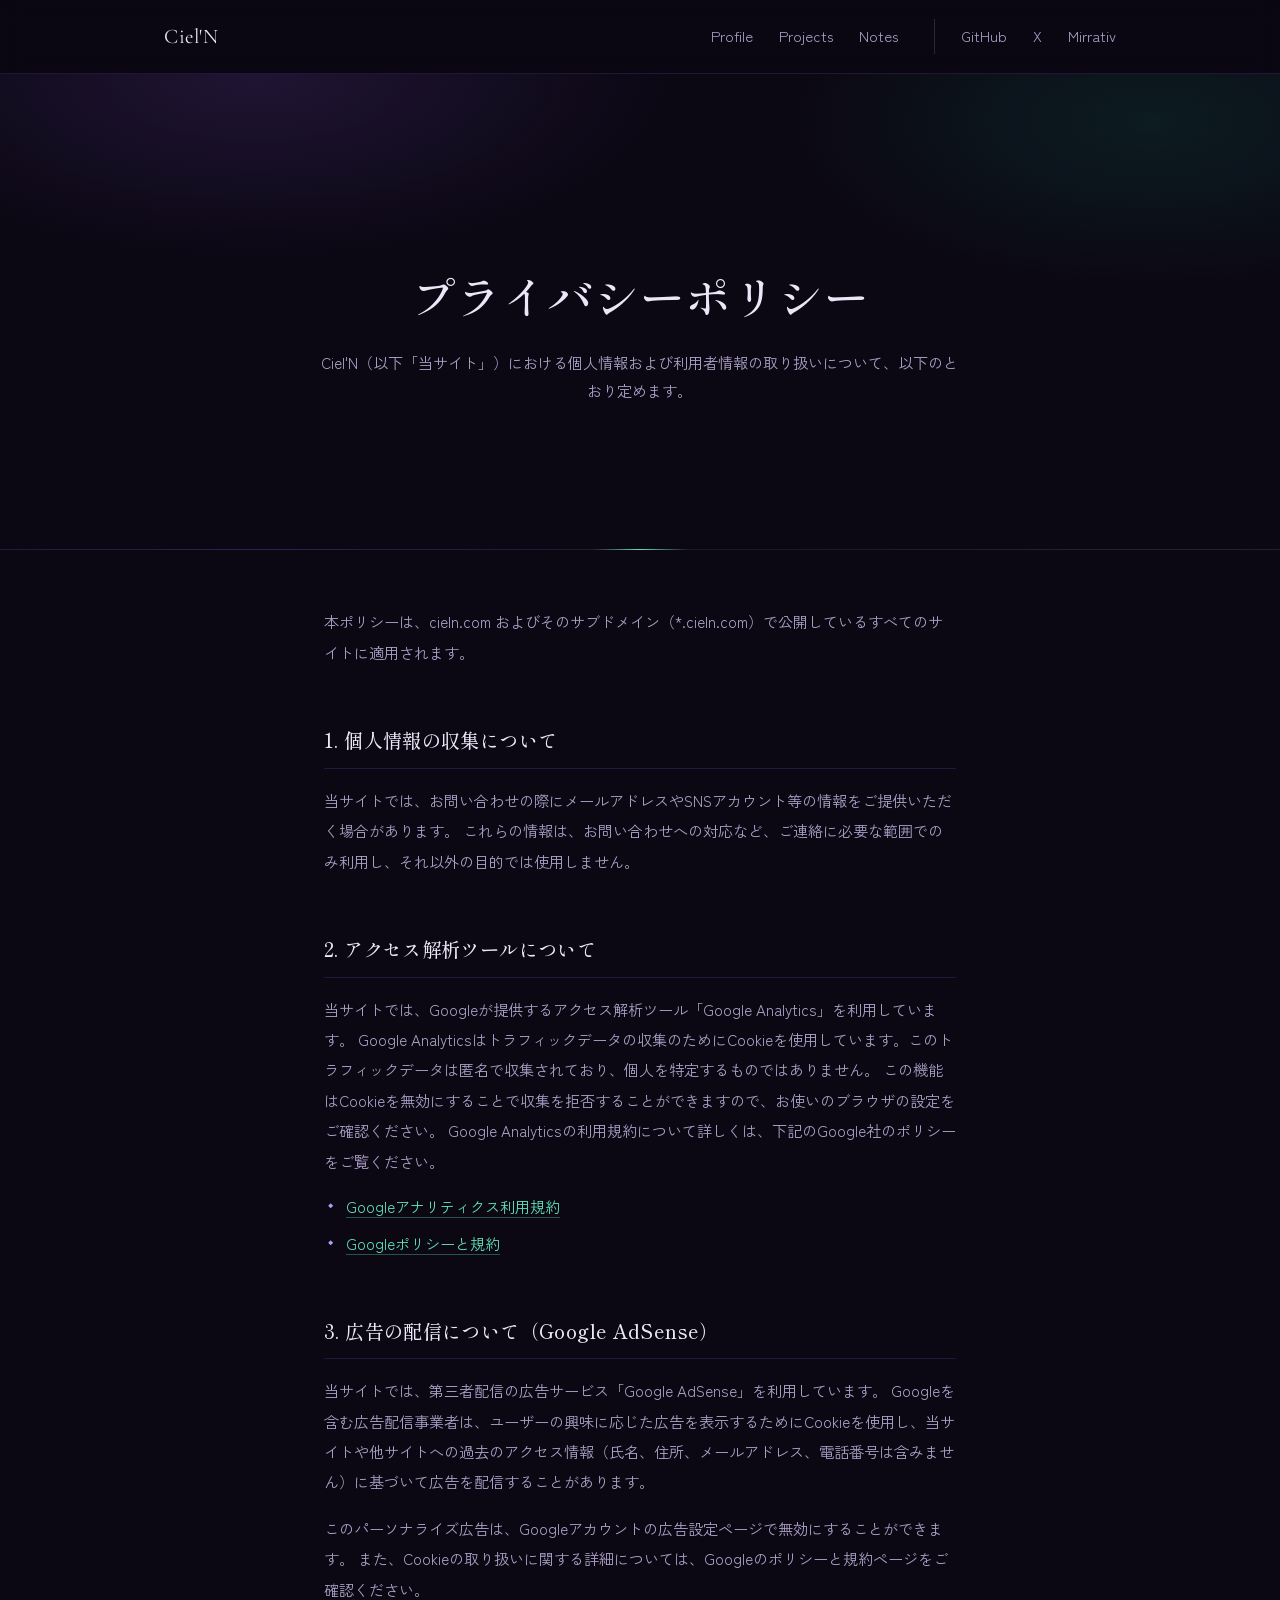
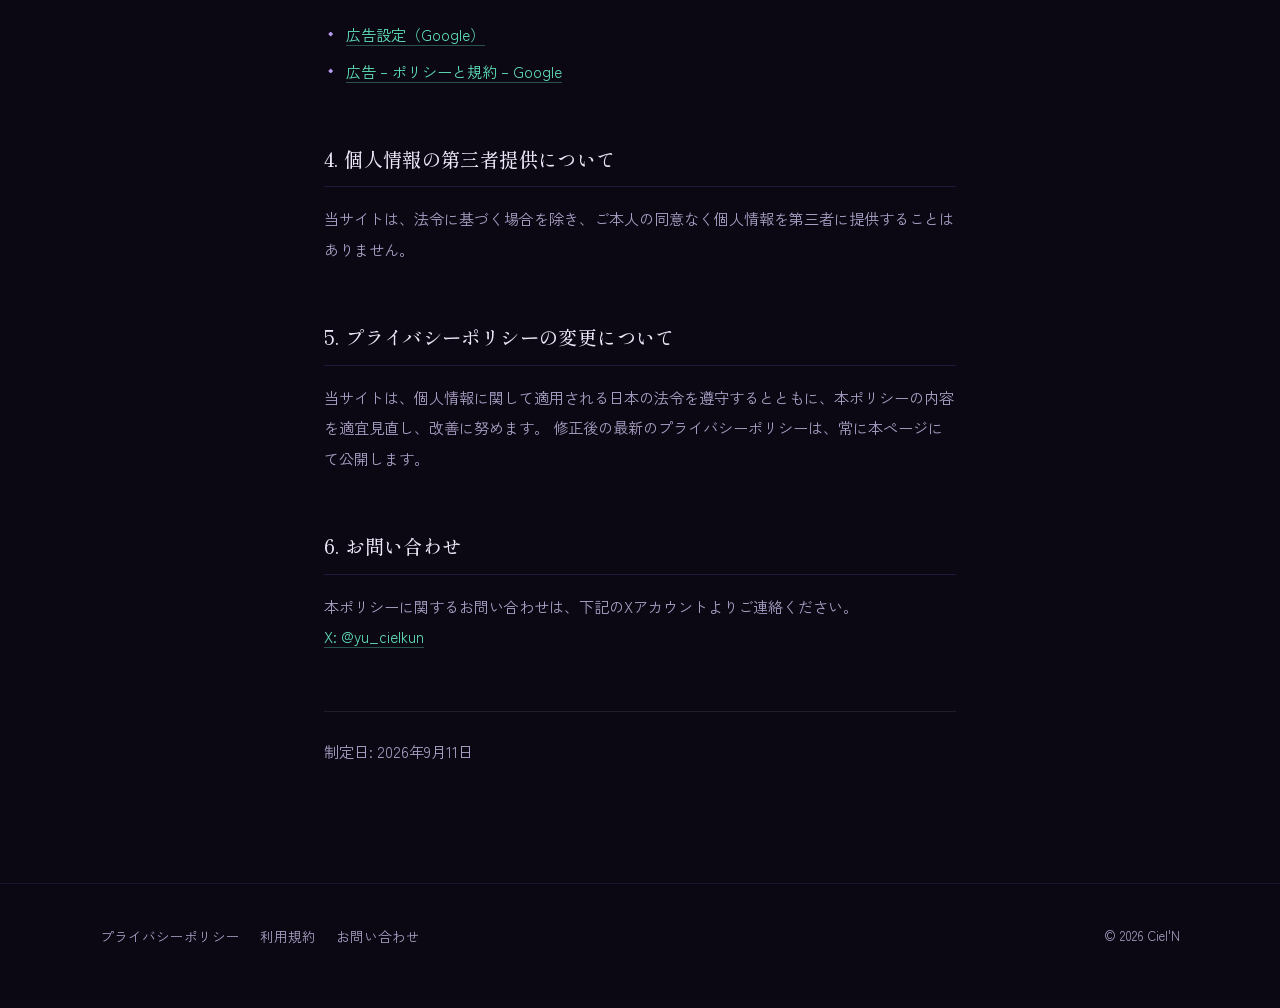
<file: privacy.html>
<!DOCTYPE html>
<html lang="ja">
<head>
<script>
  if ('scrollRestoration' in history) {
    history.scrollRestoration = 'manual';
  }
</script>
<!-- Google tag (gtag.js) -->
<script async src="https://www.googletagmanager.com/gtag/js?id=G-BKD9T5BP9D"></script>
<script>
  window.dataLayer = window.dataLayer || [];
  function gtag(){dataLayer.push(arguments);}
  gtag('js', new Date());
  gtag('config', 'G-BKD9T5BP9D');
</script>
<!-- Google AdSense -->
<script async src="https://pagead2.googlesyndication.com/pagead/js/adsbygoogle.js?client=ca-pub-3081263921605764"
crossorigin="anonymous"></script>

<meta charset="UTF-8">
<meta name="viewport" content="width=device-width, initial-scale=1.0">
<title>プライバシーポリシー | Ciel'N</title>
<meta name="description" content="Ciel'N公式サイトにおける個人情報の取り扱い、アクセス解析および広告配信に関するプライバシーポリシーです。">
<meta property="og:title" content="プライバシーポリシー | Ciel'N">
<meta property="og:description" content="Ciel'N公式サイトにおける個人情報の取り扱い、アクセス解析および広告配信に関するプライバシーポリシーです。">
<meta property="og:type" content="website">
<meta property="og:url" content="https://cieln.com/privacy.html">
<link rel="apple-touch-icon" href="images/apple-touch-icon.jpg">
<link rel="preconnect" href="https://fonts.googleapis.com">
<link rel="preconnect" href="https://fonts.gstatic.com" crossorigin>
<link href="https://fonts.googleapis.com/css2?family=Cormorant+Garamond:wght@500;600&family=Shippori+Mincho:wght@500;600&family=Zen+Kaku+Gothic+New:wght@400;500;700&display=swap" rel="stylesheet">
<link rel="stylesheet" href="style.css?v=0.0.7">
</head>
<body>

<header class="nav">
  <div class="nav__inner">
    <a class="nav__logo" href="index.html">Ciel'N</a>
    <nav class="nav__main" aria-label="メインナビゲーション">
      <a href="profile.html">Profile</a>
      <a href="projects.html">Projects</a>
      <a href="notes.html">Notes</a>
    </nav>
    <nav class="nav__ext" aria-label="外部リンク">
      <a href="https://github.com/hack-w0r1d" target="_blank" rel="noopener">GitHub</a>
      <a href="https://x.com/yu_cielkun" target="_blank" rel="noopener">X</a>
      <a href="https://www.mirrativ.com/deep_link_preview?link=https%3A%2F%2Fws9f.adj.st%2Fuser%2F1740184%3Fadj_deep_link%3Dmirr%253A%252F%252F%252Fuser%252F1740184%253Fwhere%253Dprofile%26adj_fallback%3Dhttps%253A%252F%252Fwww.mirrativ.com%252Fuser%252F1740184%253Fwhere%253Dprofile%26adj_og_description%3DSweet%2Bdream%252C%2Bw0r1d%26adj_og_image%3Dhttps%253A%252F%252Fcdn.mirrativ.com%252Fmirrorman-prod%252Fimage%252Fprofile_image%252F3e6b91653a891d519828bbe897a68c832d57ffc4077de42a47c8c5a4ac16ef4f_m.jpeg%253F1788989863%26adj_og_title%3D%25E3%2581%2597%25E3%2581%2588%25E3%2582%258B%25E3%2582%2593%25E3%2580%2582%26adj_redirect_macos%3Dhttps%253A%252F%252Fwww.mirrativ.com%252Fuser%252F1740184%253Fwhere%253Dprofile%26adj_t%3D1pkihi8s_1pyfvurh%26where%3Dprofile" target="_blank" rel="noopener">Mirrativ</a>
    </nav>
    <button class="nav__toggle" aria-label="メニューを開く" aria-expanded="false">
      <span></span><span></span><span></span>
    </button>
  </div>
</header>

<section class="page-head">
  <div class="section-inner">
    <h1 class="page-head__title">プライバシーポリシー</h1>
    <p class="page-head__lead">
      Ciel'N（以下「当サイト」）における個人情報および利用者情報の取り扱いについて、以下のとおり定めます。
    </p>
  </div>
</section>

<section class="policy">
  <div class="section-inner">

    <p>本ポリシーは、cieln.com およびそのサブドメイン（*.cieln.com）で公開しているすべてのサイトに適用されます。</p>

    <h2>1. 個人情報の収集について</h2>
    <p>
      当サイトでは、お問い合わせの際にメールアドレスやSNSアカウント等の情報をご提供いただく場合があります。
      これらの情報は、お問い合わせへの対応など、ご連絡に必要な範囲でのみ利用し、それ以外の目的では使用しません。
    </p>

    <h2>2. アクセス解析ツールについて</h2>
    <p>
      当サイトでは、Googleが提供するアクセス解析ツール「Google Analytics」を利用しています。
      Google Analyticsはトラフィックデータの収集のためにCookieを使用しています。このトラフィックデータは匿名で収集されており、個人を特定するものではありません。
      この機能はCookieを無効にすることで収集を拒否することができますので、お使いのブラウザの設定をご確認ください。
      Google Analyticsの利用規約について詳しくは、下記のGoogle社のポリシーをご覧ください。
    </p>
    <ul>
      <li><a href="https://marketingplatform.google.com/about/analytics/terms/jp/" target="_blank" rel="noopener">Googleアナリティクス利用規約</a></li>
      <li><a href="https://policies.google.com/?hl=ja" target="_blank" rel="noopener">Googleポリシーと規約</a></li>
    </ul>

    <h2>3. 広告の配信について（Google AdSense）</h2>
    <p>
      当サイトでは、第三者配信の広告サービス「Google AdSense」を利用しています。
      Googleを含む広告配信事業者は、ユーザーの興味に応じた広告を表示するためにCookieを使用し、当サイトや他サイトへの過去のアクセス情報（氏名、住所、メールアドレス、電話番号は含みません）に基づいて広告を配信することがあります。
    </p>
    <p>
      このパーソナライズ広告は、Googleアカウントの広告設定ページで無効にすることができます。
      また、Cookieの取り扱いに関する詳細については、Googleのポリシーと規約ページをご確認ください。
    </p>
    <ul>
      <li><a href="https://adssettings.google.com/" target="_blank" rel="noopener">広告設定（Google）</a></li>
      <li><a href="https://policies.google.com/technologies/ads?hl=ja" target="_blank" rel="noopener">広告 – ポリシーと規約 – Google</a></li>
    </ul>

    <h2>4. 個人情報の第三者提供について</h2>
    <p>
      当サイトは、法令に基づく場合を除き、ご本人の同意なく個人情報を第三者に提供することはありません。
    </p>

    <h2>5. プライバシーポリシーの変更について</h2>
    <p>
      当サイトは、個人情報に関して適用される日本の法令を遵守するとともに、本ポリシーの内容を適宜見直し、改善に努めます。
      修正後の最新のプライバシーポリシーは、常に本ページにて公開します。
    </p>

    <h2>6. お問い合わせ</h2>
    <p>
      本ポリシーに関するお問い合わせは、下記のXアカウントよりご連絡ください。<br>
      <a href="https://x.com/yu_cielkun" target="_blank" rel="noopener">X: @yu_cielkun</a>
    </p>

    <p class="policy__meta">
      制定日: 2026年9月11日<!-- TODO: 実際の公開日に合わせて変更してください -->
    </p>

  </div>
</section>

<footer class="site-footer">
  <div class="site-footer__inner">
    <nav class="site-footer__legal" aria-label="サイト情報">
      <a href="privacy.html">プライバシーポリシー</a>
      <a href="terms.html">利用規約</a>
      <a href="contact.html">お問い合わせ</a>
    </nav>
    <p class="site-footer__credit">© <span id="year"></span> Ciel'N</p>
  </div>
</footer>

<script src="script.js?v=0.0.7"></script>
</body>
</html>
</file>
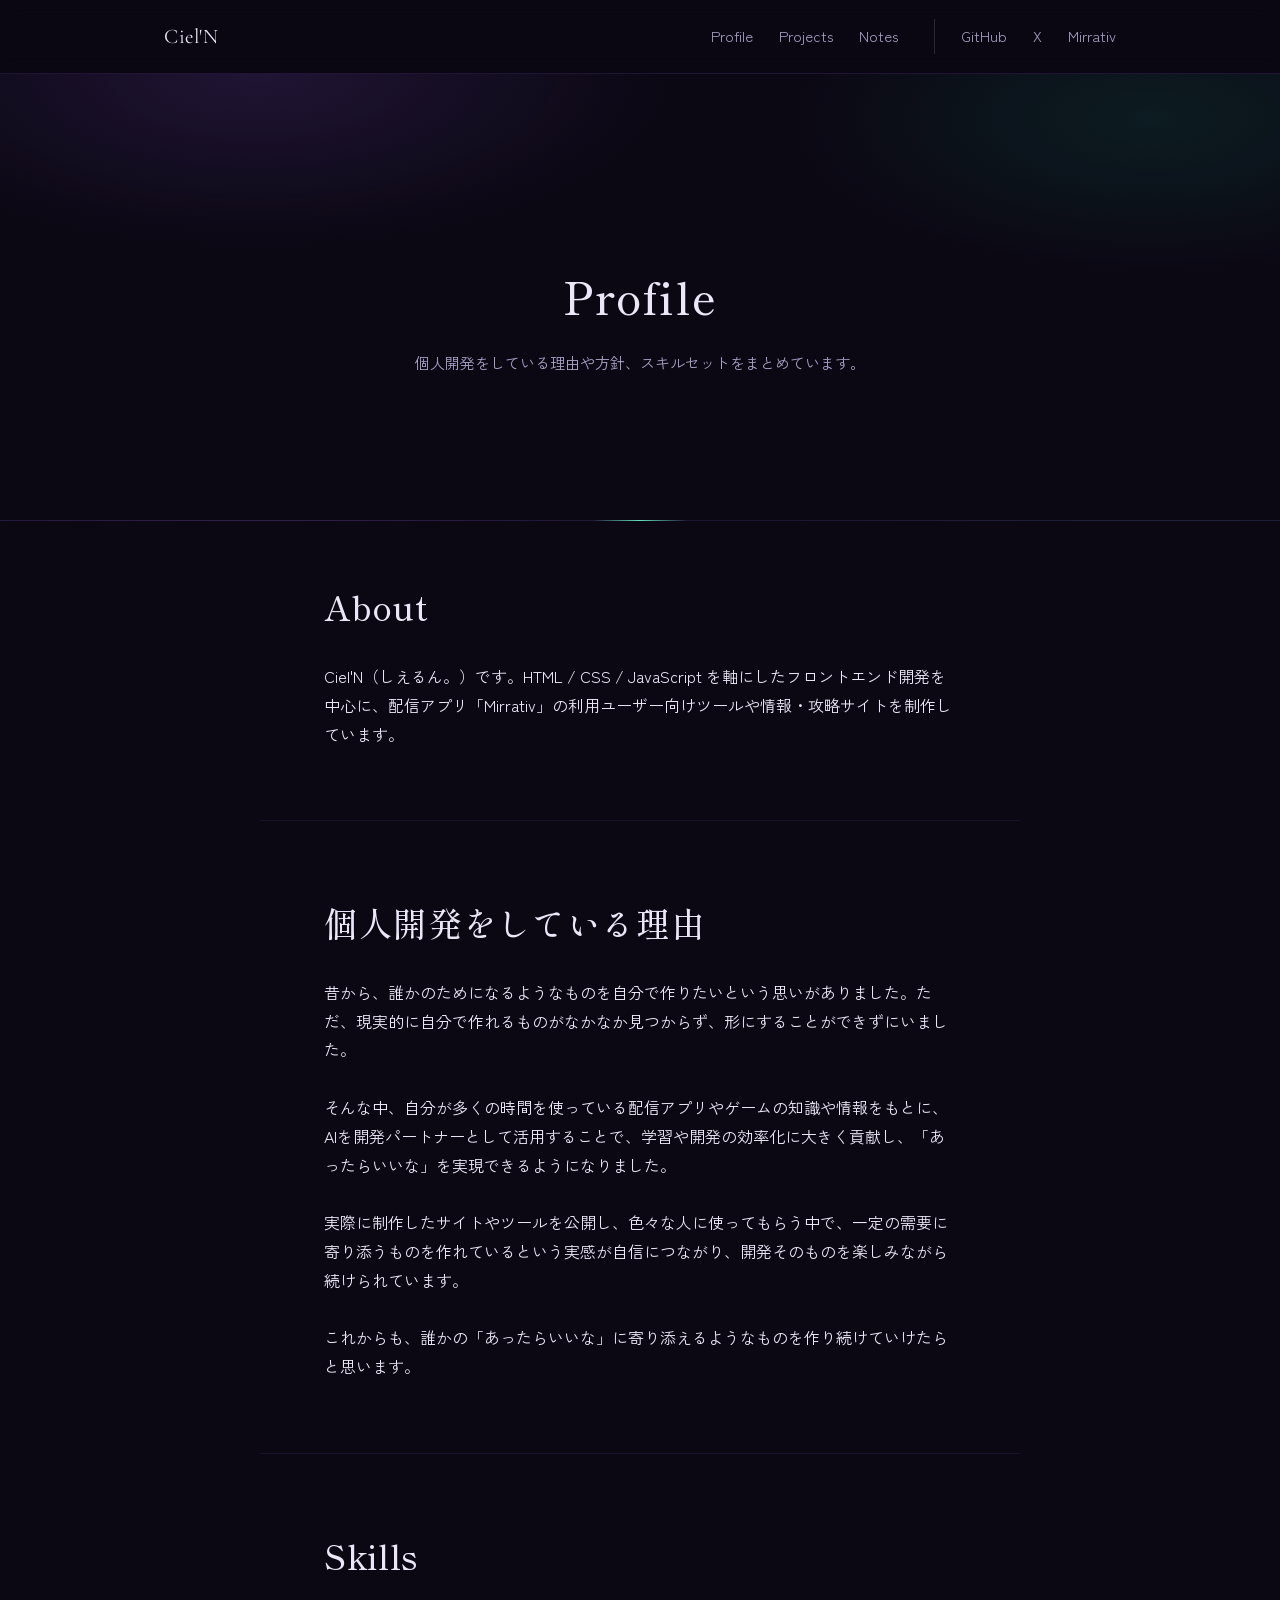
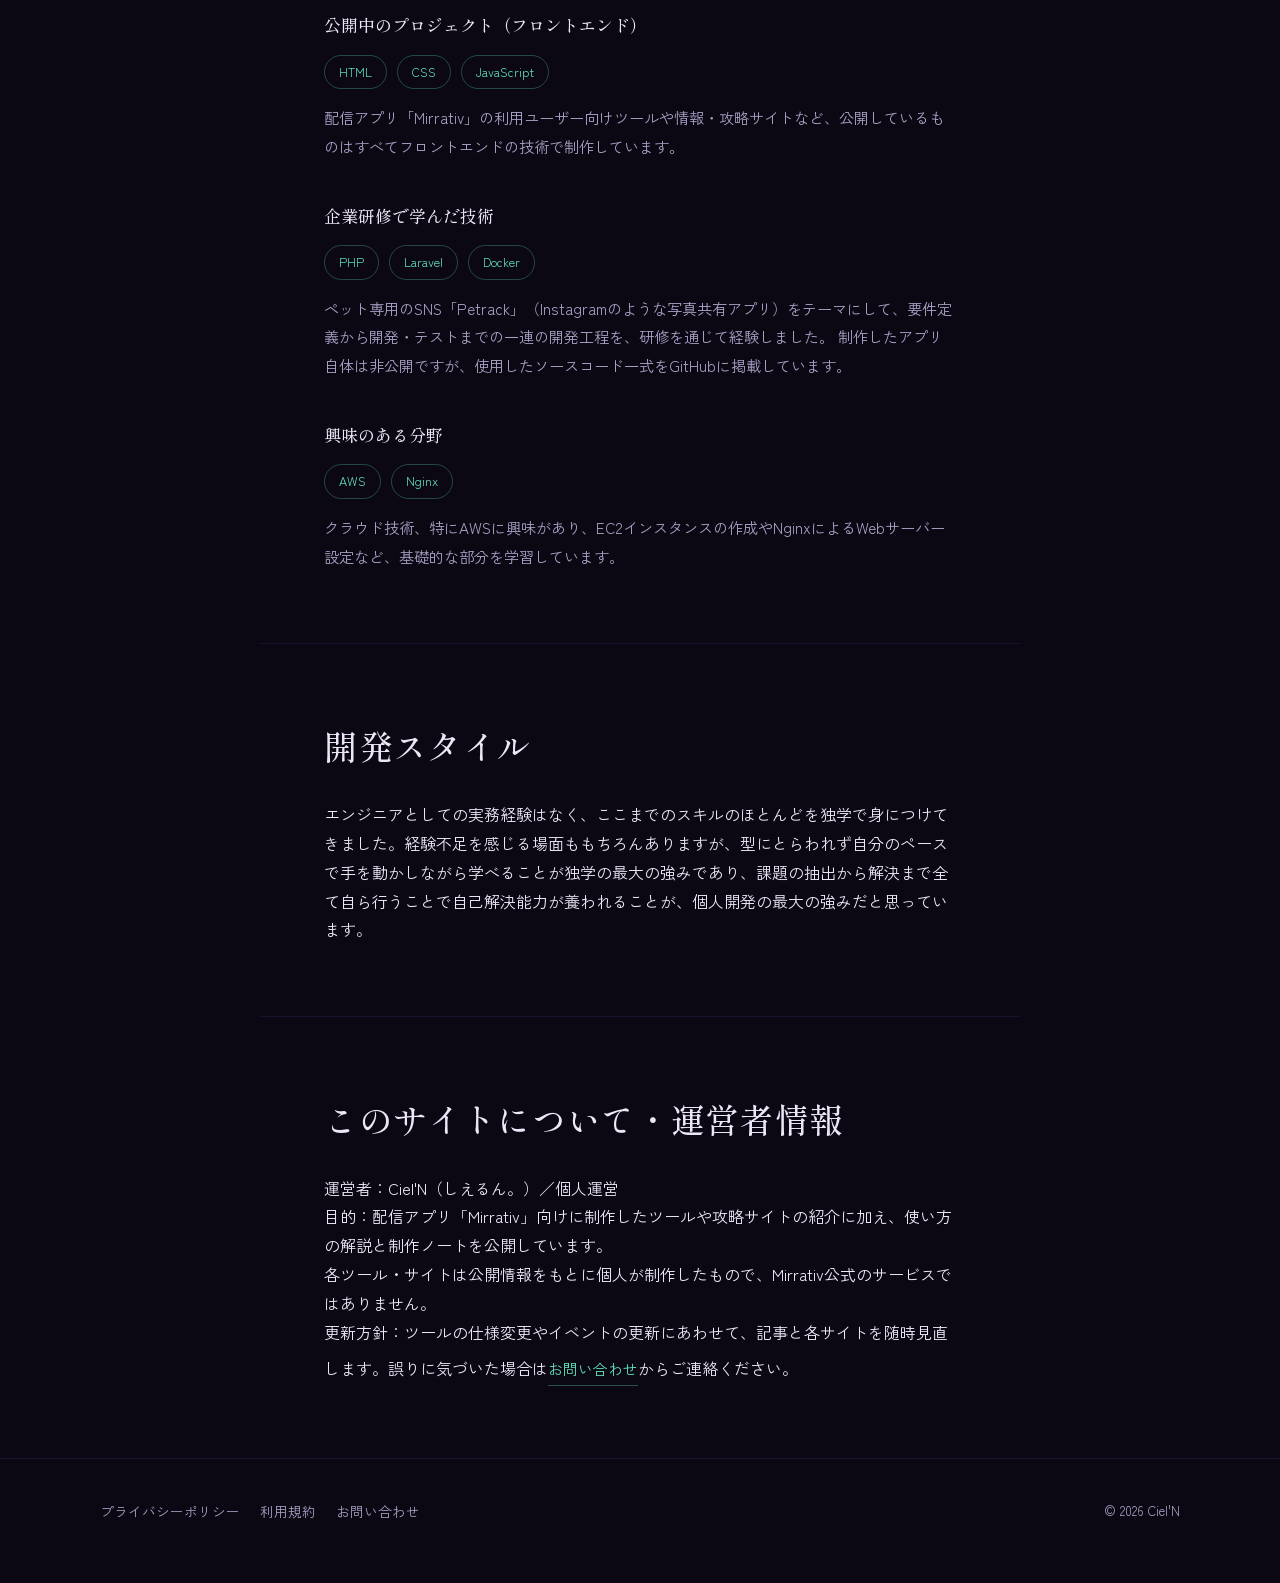
<file: profile.html>
<!DOCTYPE html>
<html lang="ja">
<head>
<script>
  if ('scrollRestoration' in history) {
    history.scrollRestoration = 'manual';
  }
</script>
<!-- Google tag (gtag.js) -->
<script async src="https://www.googletagmanager.com/gtag/js?id=G-BKD9T5BP9D"></script>
<script>
  window.dataLayer = window.dataLayer || [];
  function gtag(){dataLayer.push(arguments);}
  gtag('js', new Date());
  gtag('config', 'G-BKD9T5BP9D');
</script>
<!-- Google AdSense -->
<script async src="https://pagead2.googlesyndication.com/pagead/js/adsbygoogle.js?client=ca-pub-3081263921605764"
crossorigin="anonymous"></script>

<meta charset="UTF-8">
<meta name="viewport" content="width=device-width, initial-scale=1.0">
<title>Profile | Ciel'N</title>
<meta name="description" content="個人開発者Ciel'Nのプロフィール。個人開発をしている理由や方針、スキルセットを紹介しています。">
<meta property="og:title" content="Profile | Ciel'N">
<meta property="og:description" content="個人開発者Ciel'Nのプロフィール。個人開発をしている理由や方針、スキルセットを紹介しています。">
<meta property="og:type" content="website">
<meta property="og:url" content="https://cieln.com/profile.html">
<link rel="apple-touch-icon" href="images/apple-touch-icon.jpg">
<link rel="preconnect" href="https://fonts.googleapis.com">
<link rel="preconnect" href="https://fonts.gstatic.com" crossorigin>
<link href="https://fonts.googleapis.com/css2?family=Cormorant+Garamond:wght@500;600&family=Shippori+Mincho:wght@500;600&family=Zen+Kaku+Gothic+New:wght@400;500;700&display=swap" rel="stylesheet">
<link rel="stylesheet" href="style.css?v=0.0.7">
</head>
<body>

<header class="nav">
  <div class="nav__inner">
    <a class="nav__logo" href="index.html">Ciel'N</a>
    <nav class="nav__main" aria-label="メインナビゲーション">
      <a href="profile.html">Profile</a>
      <a href="projects.html">Projects</a>
      <a href="notes.html">Notes</a>
    </nav>
    <nav class="nav__ext" aria-label="外部リンク">
      <a href="https://github.com/hack-w0r1d" target="_blank" rel="noopener">GitHub</a>
      <a href="https://x.com/yu_cielkun" target="_blank" rel="noopener">X</a>
      <a href="https://www.mirrativ.com/deep_link_preview?link=https%3A%2F%2Fws9f.adj.st%2Fuser%2F1740184%3Fadj_deep_link%3Dmirr%253A%252F%252F%252Fuser%252F1740184%253Fwhere%253Dprofile%26adj_fallback%3Dhttps%253A%252F%252Fwww.mirrativ.com%252Fuser%252F1740184%253Fwhere%253Dprofile%26adj_og_description%3DSweet%2Bdream%252C%2Bw0r1d%26adj_og_image%3Dhttps%253A%252F%252Fcdn.mirrativ.com%252Fmirrorman-prod%252Fimage%252Fprofile_image%252F3e6b91653a891d519828bbe897a68c832d57ffc4077de42a47c8c5a4ac16ef4f_m.jpeg%253F1788989863%26adj_og_title%3D%25E3%2581%2597%25E3%2581%2588%25E3%2582%258B%25E3%2582%2593%25E3%2580%2582%26adj_redirect_macos%3Dhttps%253A%252F%252Fwww.mirrativ.com%252Fuser%252F1740184%253Fwhere%253Dprofile%26adj_t%3D1pkihi8s_1pyfvurh%26where%3Dprofile" target="_blank" rel="noopener">Mirrativ</a>
    </nav>
    <button class="nav__toggle" aria-label="メニューを開く" aria-expanded="false">
      <span></span><span></span><span></span>
    </button>
  </div>
</header>

<section class="page-head">
  <div class="section-inner">
    <h1 class="page-head__title">Profile</h1>
    <p class="page-head__lead">
      個人開発をしている理由や方針、スキルセットをまとめています。
    </p>
  </div>
</section>

<section class="profile-section">
  <div class="section-inner">
    <h2>About</h2>
    <div class="prose">
      <p>
        Ciel'N（しえるん。）です。HTML / CSS / JavaScript を軸にしたフロントエンド開発を中心に、配信アプリ「Mirrativ」の利用ユーザー向けツールや情報・攻略サイトを制作しています。
      </p>
    </div>
  </div>
</section>

<section class="profile-section">
  <div class="section-inner">
    <h2>個人開発をしている理由</h2>
    <div class="prose">
      <p>
        昔から、誰かのためになるようなものを自分で作りたいという思いがありました。ただ、現実的に自分で作れるものがなかなか見つからず、形にすることができずにいました。
        <br><br>
        そんな中、自分が多くの時間を使っている配信アプリやゲームの知識や情報をもとに、AIを開発パートナーとして活用することで、学習や開発の効率化に大きく貢献し、「あったらいいな」を実現できるようになりました。
        <br><br>
        実際に制作したサイトやツールを公開し、色々な人に使ってもらう中で、一定の需要に寄り添うものを作れているという実感が自信につながり、開発そのものを楽しみながら続けられています。
        <br><br>
        これからも、誰かの「あったらいいな」に寄り添えるようなものを作り続けていけたらと思います。
      </p>
    </div>
  </div>
</section>

<section class="profile-section">
  <div class="section-inner">
    <h2>Skills</h2>

    <div class="skill-group">
      <h3 class="skill-group__title">公開中のプロジェクト（フロントエンド）</h3>
      <div class="skill-tags">
        <span class="tag-pill">HTML</span>
        <span class="tag-pill">CSS</span>
        <span class="tag-pill">JavaScript</span>
      </div>
      <p>
        配信アプリ「Mirrativ」の利用ユーザー向けツールや情報・攻略サイトなど、公開しているものはすべてフロントエンドの技術で制作しています。
      </p>
    </div>

    <div class="skill-group">
      <h3 class="skill-group__title">企業研修で学んだ技術</h3>
      <div class="skill-tags">
        <span class="tag-pill">PHP</span>
        <span class="tag-pill">Laravel</span>
        <span class="tag-pill">Docker</span>
      </div>
      <p>
        ペット専用のSNS「Petrack」（Instagramのような写真共有アプリ）をテーマにして、要件定義から開発・テストまでの一連の開発工程を、研修を通じて経験しました。
        制作したアプリ自体は非公開ですが、使用したソースコード一式をGitHubに掲載しています。
      </p>
    </div>

    <div class="skill-group">
      <h3 class="skill-group__title">興味のある分野</h3>
      <div class="skill-tags">
        <span class="tag-pill">AWS</span>
        <span class="tag-pill">Nginx</span>
      </div>
      <p>
        クラウド技術、特にAWSに興味があり、EC2インスタンスの作成やNginxによるWebサーバー設定など、基礎的な部分を学習しています。
      </p>
    </div>
  </div>
</section>

<section class="profile-section">
  <div class="section-inner">
    <h2>開発スタイル</h2>
    <div class="prose">
      <p>
        エンジニアとしての実務経験はなく、ここまでのスキルのほとんどを独学で身につけてきました。経験不足を感じる場面ももちろんありますが、型にとらわれず自分のペースで手を動かしながら学べることが独学の最大の強みであり、課題の抽出から解決まで全て自ら行うことで自己解決能力が養われることが、個人開発の最大の強みだと思っています。
      </p>
    </div>
  </div>
</section>

<section class="profile-section">
  <div class="section-inner">
    <h2>このサイトについて・運営者情報</h2>
    <div class="prose">
      <p>
        運営者：Ciel'N（しえるん。）／個人運営<br>
        目的：配信アプリ「Mirrativ」向けに制作したツールや攻略サイトの紹介に加え、使い方の解説と制作ノートを公開しています。<br>
        各ツール・サイトは公開情報をもとに個人が制作したもので、Mirrativ公式のサービスではありません。<br>
        更新方針：ツールの仕様変更やイベントの更新にあわせて、記事と各サイトを随時見直します。誤りに気づいた場合は<a class="text-link" href="contact.html">お問い合わせ</a>からご連絡ください。
      </p>
    </div>
  </div>
</section>

<footer class="site-footer">
  <div class="site-footer__inner">
    <nav class="site-footer__legal" aria-label="サイト情報">
      <a href="privacy.html">プライバシーポリシー</a>
      <a href="terms.html">利用規約</a>
      <a href="contact.html">お問い合わせ</a>
    </nav>
    <p class="site-footer__credit">© <span id="year"></span> Ciel'N</p>
  </div>
</footer>

<script src="script.js?v=0.0.7"></script>
</body>
</html>
</file>
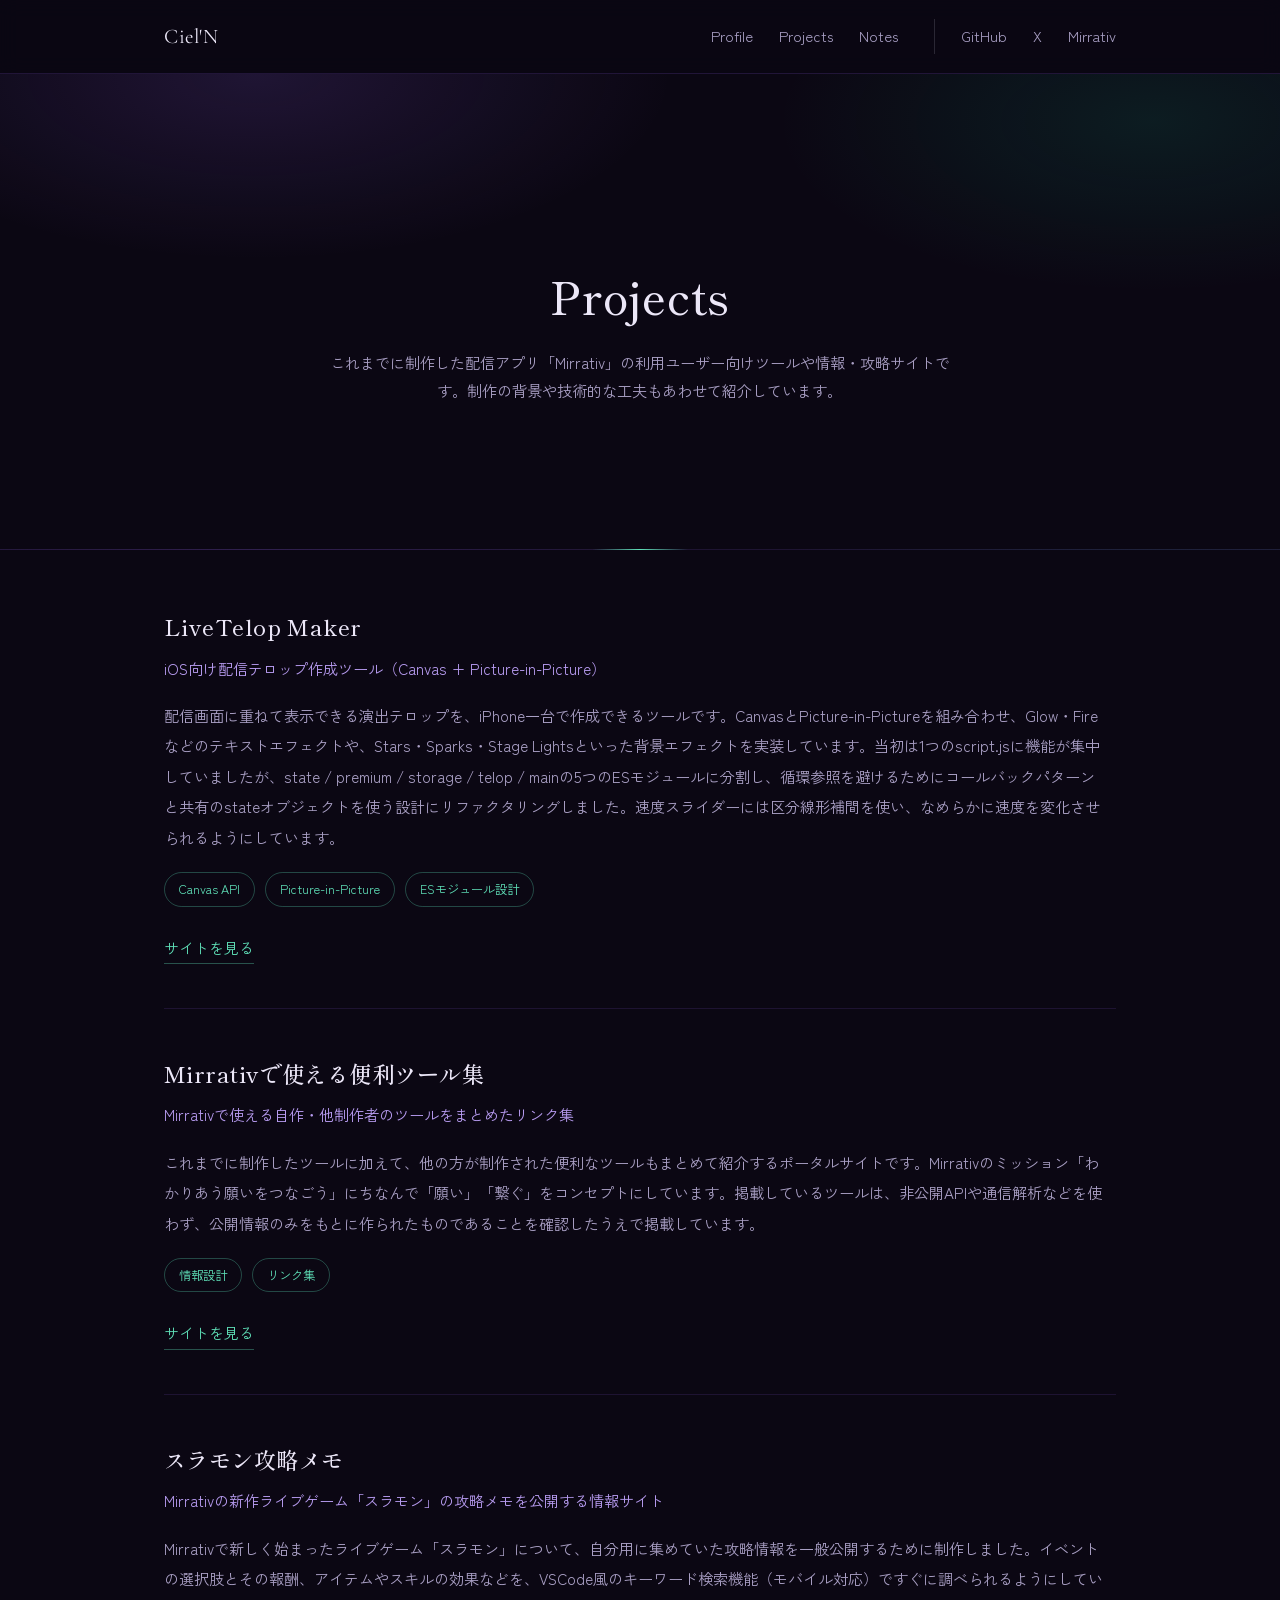
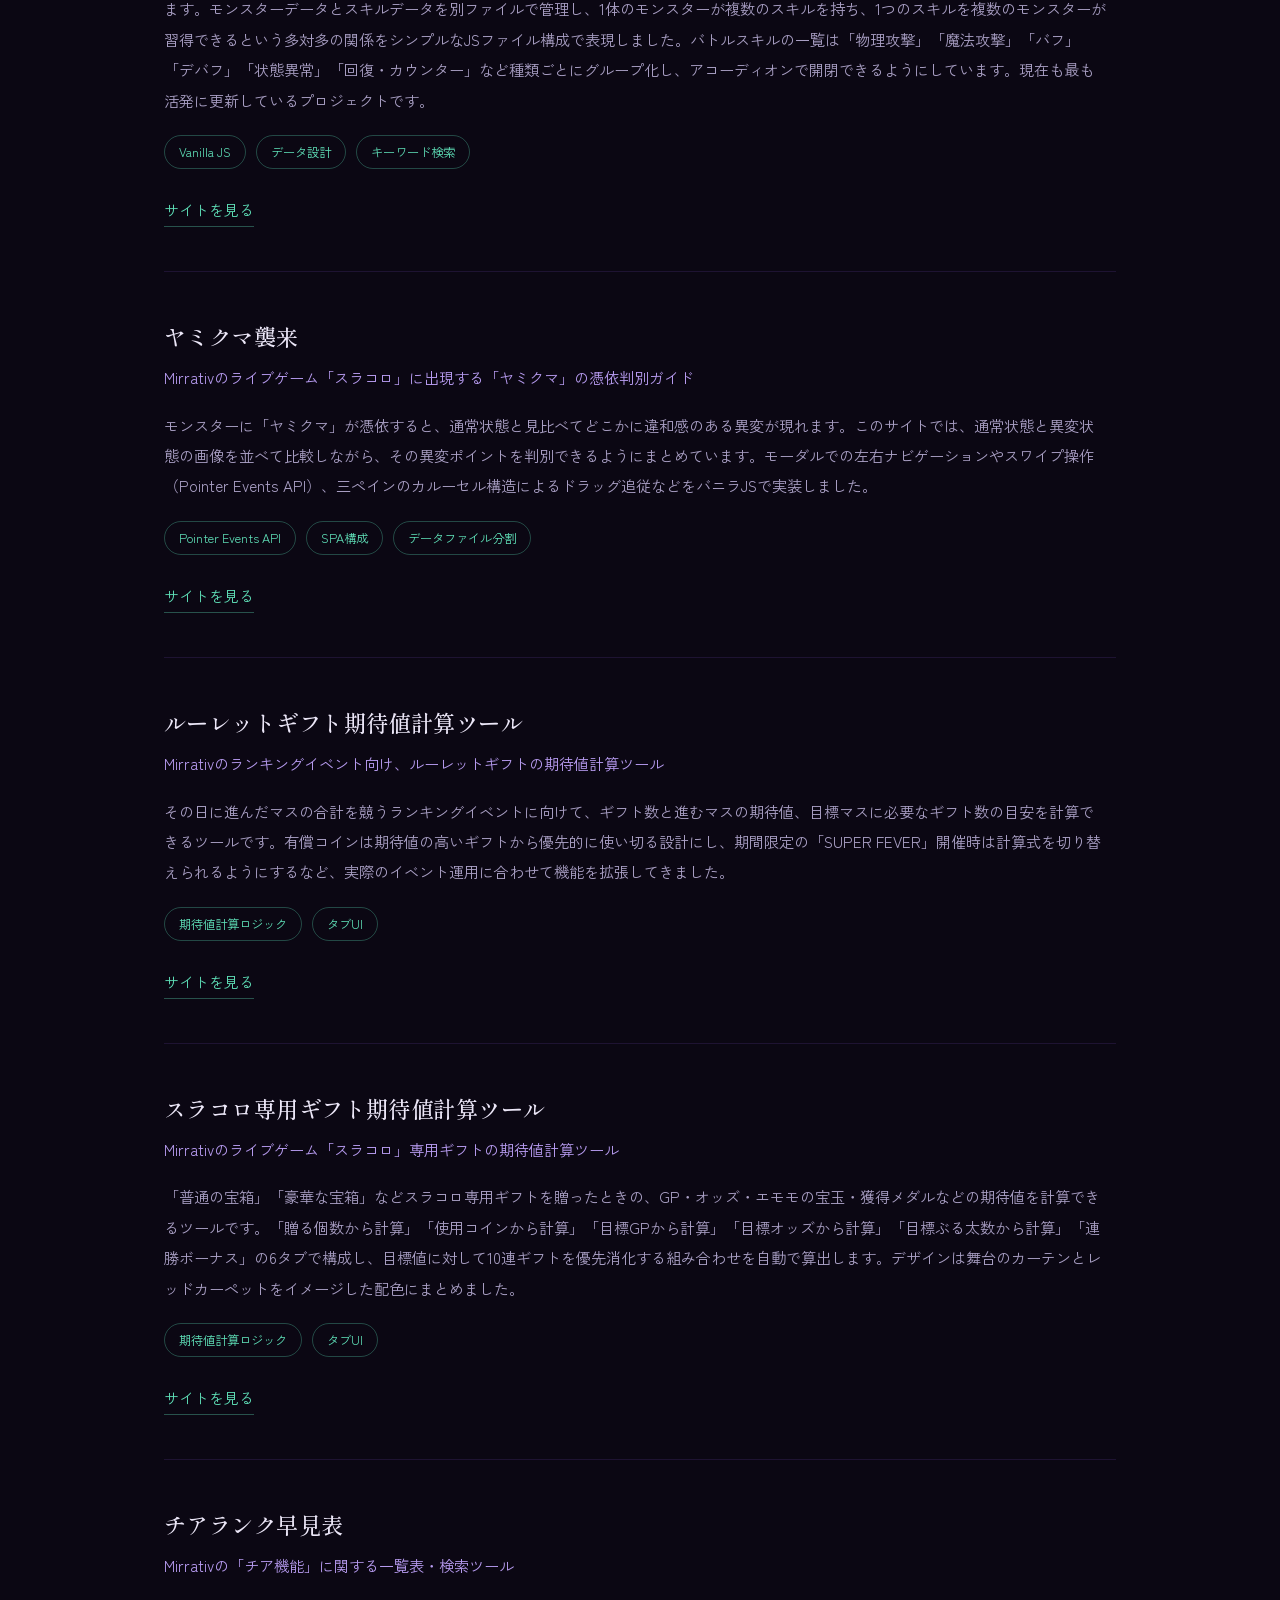
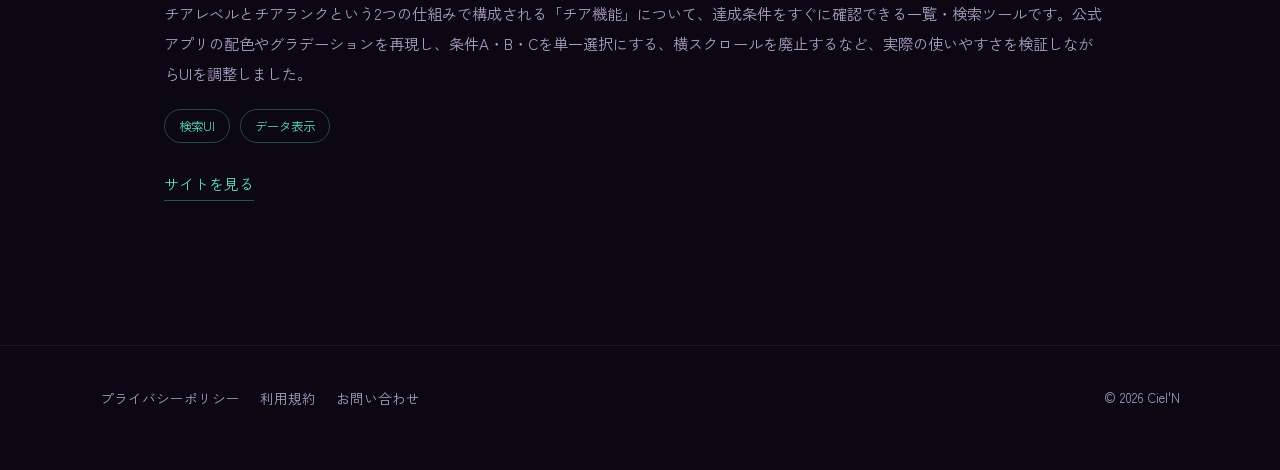
<file: projects.html>
<!DOCTYPE html>
<html lang="ja">
<head>
<script>
  if ('scrollRestoration' in history) {
    history.scrollRestoration = 'manual';
  }
</script>
<!-- Google tag (gtag.js) -->
<script async src="https://www.googletagmanager.com/gtag/js?id=G-BKD9T5BP9D"></script>
<script>
  window.dataLayer = window.dataLayer || [];
  function gtag(){dataLayer.push(arguments);}
  gtag('js', new Date());
  gtag('config', 'G-BKD9T5BP9D');
</script>
<!-- Google AdSense -->
<script async src="https://pagead2.googlesyndication.com/pagead/js/adsbygoogle.js?client=ca-pub-3081263921605764"
crossorigin="anonymous"></script>

<meta charset="UTF-8">
<meta name="viewport" content="width=device-width, initial-scale=1.0">
<title>Projects | Ciel'N</title>
<meta name="description" content="Ciel'Nがこれまでに制作した配信アプリ向けツール・情報サイトの一覧です。制作の背景や技術的な工夫を紹介しています。">
<meta property="og:title" content="Projects | Ciel'N">
<meta property="og:description" content="Ciel'Nがこれまでに制作した配信アプリ向けツール・情報サイトの一覧です。制作の背景や技術的な工夫を紹介しています。">
<meta property="og:type" content="website">
<meta property="og:url" content="https://cieln.com/projects.html">
<link rel="apple-touch-icon" href="images/apple-touch-icon.jpg">
<link rel="preconnect" href="https://fonts.googleapis.com">
<link rel="preconnect" href="https://fonts.gstatic.com" crossorigin>
<link href="https://fonts.googleapis.com/css2?family=Cormorant+Garamond:wght@500;600&family=Shippori+Mincho:wght@500;600&family=Zen+Kaku+Gothic+New:wght@400;500;700&display=swap" rel="stylesheet">
<link rel="stylesheet" href="style.css?v=0.0.7">
</head>
<body>

<header class="nav">
  <div class="nav__inner">
    <a class="nav__logo" href="index.html">Ciel'N</a>
    <nav class="nav__main" aria-label="メインナビゲーション">
      <a href="profile.html">Profile</a>
      <a href="projects.html">Projects</a>
      <a href="notes.html">Notes</a>
    </nav>
    <nav class="nav__ext" aria-label="外部リンク">
      <a href="https://github.com/hack-w0r1d" target="_blank" rel="noopener">GitHub</a>
      <a href="https://x.com/yu_cielkun" target="_blank" rel="noopener">X</a>
      <a href="https://www.mirrativ.com/deep_link_preview?link=https%3A%2F%2Fws9f.adj.st%2Fuser%2F1740184%3Fadj_deep_link%3Dmirr%253A%252F%252F%252Fuser%252F1740184%253Fwhere%253Dprofile%26adj_fallback%3Dhttps%253A%252F%252Fwww.mirrativ.com%252Fuser%252F1740184%253Fwhere%253Dprofile%26adj_og_description%3DSweet%2Bdream%252C%2Bw0r1d%26adj_og_image%3Dhttps%253A%252F%252Fcdn.mirrativ.com%252Fmirrorman-prod%252Fimage%252Fprofile_image%252F3e6b91653a891d519828bbe897a68c832d57ffc4077de42a47c8c5a4ac16ef4f_m.jpeg%253F1788989863%26adj_og_title%3D%25E3%2581%2597%25E3%2581%2588%25E3%2582%258B%25E3%2582%2593%25E3%2580%2582%26adj_redirect_macos%3Dhttps%253A%252F%252Fwww.mirrativ.com%252Fuser%252F1740184%253Fwhere%253Dprofile%26adj_t%3D1pkihi8s_1pyfvurh%26where%3Dprofile" target="_blank" rel="noopener">Mirrativ</a>
    </nav>
    <button class="nav__toggle" aria-label="メニューを開く" aria-expanded="false">
      <span></span><span></span><span></span>
    </button>
  </div>
</header>

<section class="page-head">
  <div class="section-inner">
    <h1 class="page-head__title">Projects</h1>
    <p class="page-head__lead">
      これまでに制作した配信アプリ「Mirrativ」の利用ユーザー向けツールや情報・攻略サイトです。制作の背景や技術的な工夫もあわせて紹介しています。
    </p>
  </div>
</section>

<section class="projects">
  <div class="section-inner">
    <div class="project-list">

      <article class="project-entry">
        <h2 class="project-entry__title">LiveTelop Maker</h2>
        <p class="project-entry__tagline">iOS向け配信テロップ作成ツール（Canvas + Picture-in-Picture）</p>
        <p class="project-entry__body">
          配信画面に重ねて表示できる演出テロップを、iPhone一台で作成できるツールです。CanvasとPicture-in-Pictureを組み合わせ、Glow・Fireなどのテキストエフェクトや、Stars・Sparks・Stage Lightsといった背景エフェクトを実装しています。当初は1つのscript.jsに機能が集中していましたが、state / premium / storage / telop / mainの5つのESモジュールに分割し、循環参照を避けるためにコールバックパターンと共有のstateオブジェクトを使う設計にリファクタリングしました。速度スライダーには区分線形補間を使い、なめらかに速度を変化させられるようにしています。
        </p>
        <div class="project-entry__tags">
          <span class="project-entry__tag">Canvas API</span>
          <span class="project-entry__tag">Picture-in-Picture</span>
          <span class="project-entry__tag">ESモジュール設計</span>
        </div>
        <a class="text-link" href="https://livetelop.cieln.com/" target="_blank" rel="noopener">サイトを見る</a>
      </article>

      <article class="project-entry">
        <h2 class="project-entry__title">Mirrativで使える便利ツール集</h2>
        <p class="project-entry__tagline">Mirrativで使える自作・他制作者のツールをまとめたリンク集</p>
        <p class="project-entry__body">
          これまでに制作したツールに加えて、他の方が制作された便利なツールもまとめて紹介するポータルサイトです。Mirrativのミッション「わかりあう願いをつなごう」にちなんで「願い」「繋ぐ」をコンセプトにしています。掲載しているツールは、非公開APIや通信解析などを使わず、公開情報のみをもとに作られたものであることを確認したうえで掲載しています。
        </p>
        <div class="project-entry__tags">
          <span class="project-entry__tag">情報設計</span>
          <span class="project-entry__tag">リンク集</span>
        </div>
        <a class="text-link" href="https://mirrativ-tools.cieln.com/" target="_blank" rel="noopener">サイトを見る</a>
      </article>

      <article class="project-entry">
        <h2 class="project-entry__title">スラモン攻略メモ</h2>
        <p class="project-entry__tagline">Mirrativの新作ライブゲーム「スラモン」の攻略メモを公開する情報サイト</p>
        <p class="project-entry__body">
          Mirrativで新しく始まったライブゲーム「スラモン」について、自分用に集めていた攻略情報を一般公開するために制作しました。イベントの選択肢とその報酬、アイテムやスキルの効果などを、VSCode風のキーワード検索機能（モバイル対応）ですぐに調べられるようにしています。モンスターデータとスキルデータを別ファイルで管理し、1体のモンスターが複数のスキルを持ち、1つのスキルを複数のモンスターが習得できるという多対多の関係をシンプルなJSファイル構成で表現しました。バトルスキルの一覧は「物理攻撃」「魔法攻撃」「バフ」「デバフ」「状態異常」「回復・カウンター」など種類ごとにグループ化し、アコーディオンで開閉できるようにしています。現在も最も活発に更新しているプロジェクトです。
        </p>
        <div class="project-entry__tags">
          <span class="project-entry__tag">Vanilla JS</span>
          <span class="project-entry__tag">データ設計</span>
          <span class="project-entry__tag">キーワード検索</span>
        </div>
        <a class="text-link" href="https://slamon-info.cieln.com/" target="_blank" rel="noopener">サイトを見る</a>
      </article>

      <article class="project-entry">
        <h2 class="project-entry__title">ヤミクマ襲来</h2>
        <p class="project-entry__tagline">Mirrativのライブゲーム「スラコロ」に出現する「ヤミクマ」の憑依判別ガイド</p>
        <p class="project-entry__body">
          モンスターに「ヤミクマ」が憑依すると、通常状態と見比べてどこかに違和感のある異変が現れます。このサイトでは、通常状態と異変状態の画像を並べて比較しながら、その異変ポイントを判別できるようにまとめています。モーダルでの左右ナビゲーションやスワイプ操作（Pointer Events API）、三ペインのカルーセル構造によるドラッグ追従などをバニラJSで実装しました。
        </p>
        <div class="project-entry__tags">
          <span class="project-entry__tag">Pointer Events API</span>
          <span class="project-entry__tag">SPA構成</span>
          <span class="project-entry__tag">データファイル分割</span>
        </div>
        <a class="text-link" href="https://yamikuma.cieln.com/" target="_blank" rel="noopener">サイトを見る</a>
      </article>

      <article class="project-entry">
        <h2 class="project-entry__title">ルーレットギフト期待値計算ツール</h2>
        <p class="project-entry__tagline">Mirrativのランキングイベント向け、ルーレットギフトの期待値計算ツール</p>
        <p class="project-entry__body">
          その日に進んだマスの合計を競うランキングイベントに向けて、ギフト数と進むマスの期待値、目標マスに必要なギフト数の目安を計算できるツールです。有償コインは期待値の高いギフトから優先的に使い切る設計にし、期間限定の「SUPER FEVER」開催時は計算式を切り替えられるようにするなど、実際のイベント運用に合わせて機能を拡張してきました。
        </p>
        <div class="project-entry__tags">
          <span class="project-entry__tag">期待値計算ロジック</span>
          <span class="project-entry__tag">タブUI</span>
        </div>
        <a class="text-link" href="https://roulette-calc.cieln.com/" target="_blank" rel="noopener">サイトを見る</a>
      </article>

      <article class="project-entry">
        <h2 class="project-entry__title">スラコロ専用ギフト期待値計算ツール</h2>
        <p class="project-entry__tagline">Mirrativのライブゲーム「スラコロ」専用ギフトの期待値計算ツール</p>
        <p class="project-entry__body">
          「普通の宝箱」「豪華な宝箱」などスラコロ専用ギフトを贈ったときの、GP・オッズ・エモモの宝玉・獲得メダルなどの期待値を計算できるツールです。「贈る個数から計算」「使用コインから計算」「目標GPから計算」「目標オッズから計算」「目標ぶる太数から計算」「連勝ボーナス」の6タブで構成し、目標値に対して10連ギフトを優先消化する組み合わせを自動で算出します。デザインは舞台のカーテンとレッドカーペットをイメージした配色にまとめました。
        </p>
        <div class="project-entry__tags">
          <span class="project-entry__tag">期待値計算ロジック</span>
          <span class="project-entry__tag">タブUI</span>
        </div>
        <a class="text-link" href="https://slakolo-calc.cieln.com/" target="_blank" rel="noopener">サイトを見る</a>
      </article>

      <article class="project-entry">
        <h2 class="project-entry__title">チアランク早見表</h2>
        <p class="project-entry__tagline">Mirrativの「チア機能」に関する一覧表・検索ツール</p>
        <p class="project-entry__body">
          チアレベルとチアランクという2つの仕組みで構成される「チア機能」について、達成条件をすぐに確認できる一覧・検索ツールです。公式アプリの配色やグラデーションを再現し、条件A・B・Cを単一選択にする、横スクロールを廃止するなど、実際の使いやすさを検証しながらUIを調整しました。
        </p>
        <div class="project-entry__tags">
          <span class="project-entry__tag">検索UI</span>
          <span class="project-entry__tag">データ表示</span>
        </div>
        <a class="text-link" href="https://cheer-rank.cieln.com/" target="_blank" rel="noopener">サイトを見る</a>
      </article>

    </div>
  </div>
</section>

<footer class="site-footer">
  <div class="site-footer__inner">
    <nav class="site-footer__legal" aria-label="サイト情報">
      <a href="privacy.html">プライバシーポリシー</a>
      <a href="terms.html">利用規約</a>
      <a href="contact.html">お問い合わせ</a>
    </nav>
    <p class="site-footer__credit">© <span id="year"></span> Ciel'N</p>
  </div>
</footer>

<script src="script.js?v=0.0.7"></script>
</body>
</html>
</file>
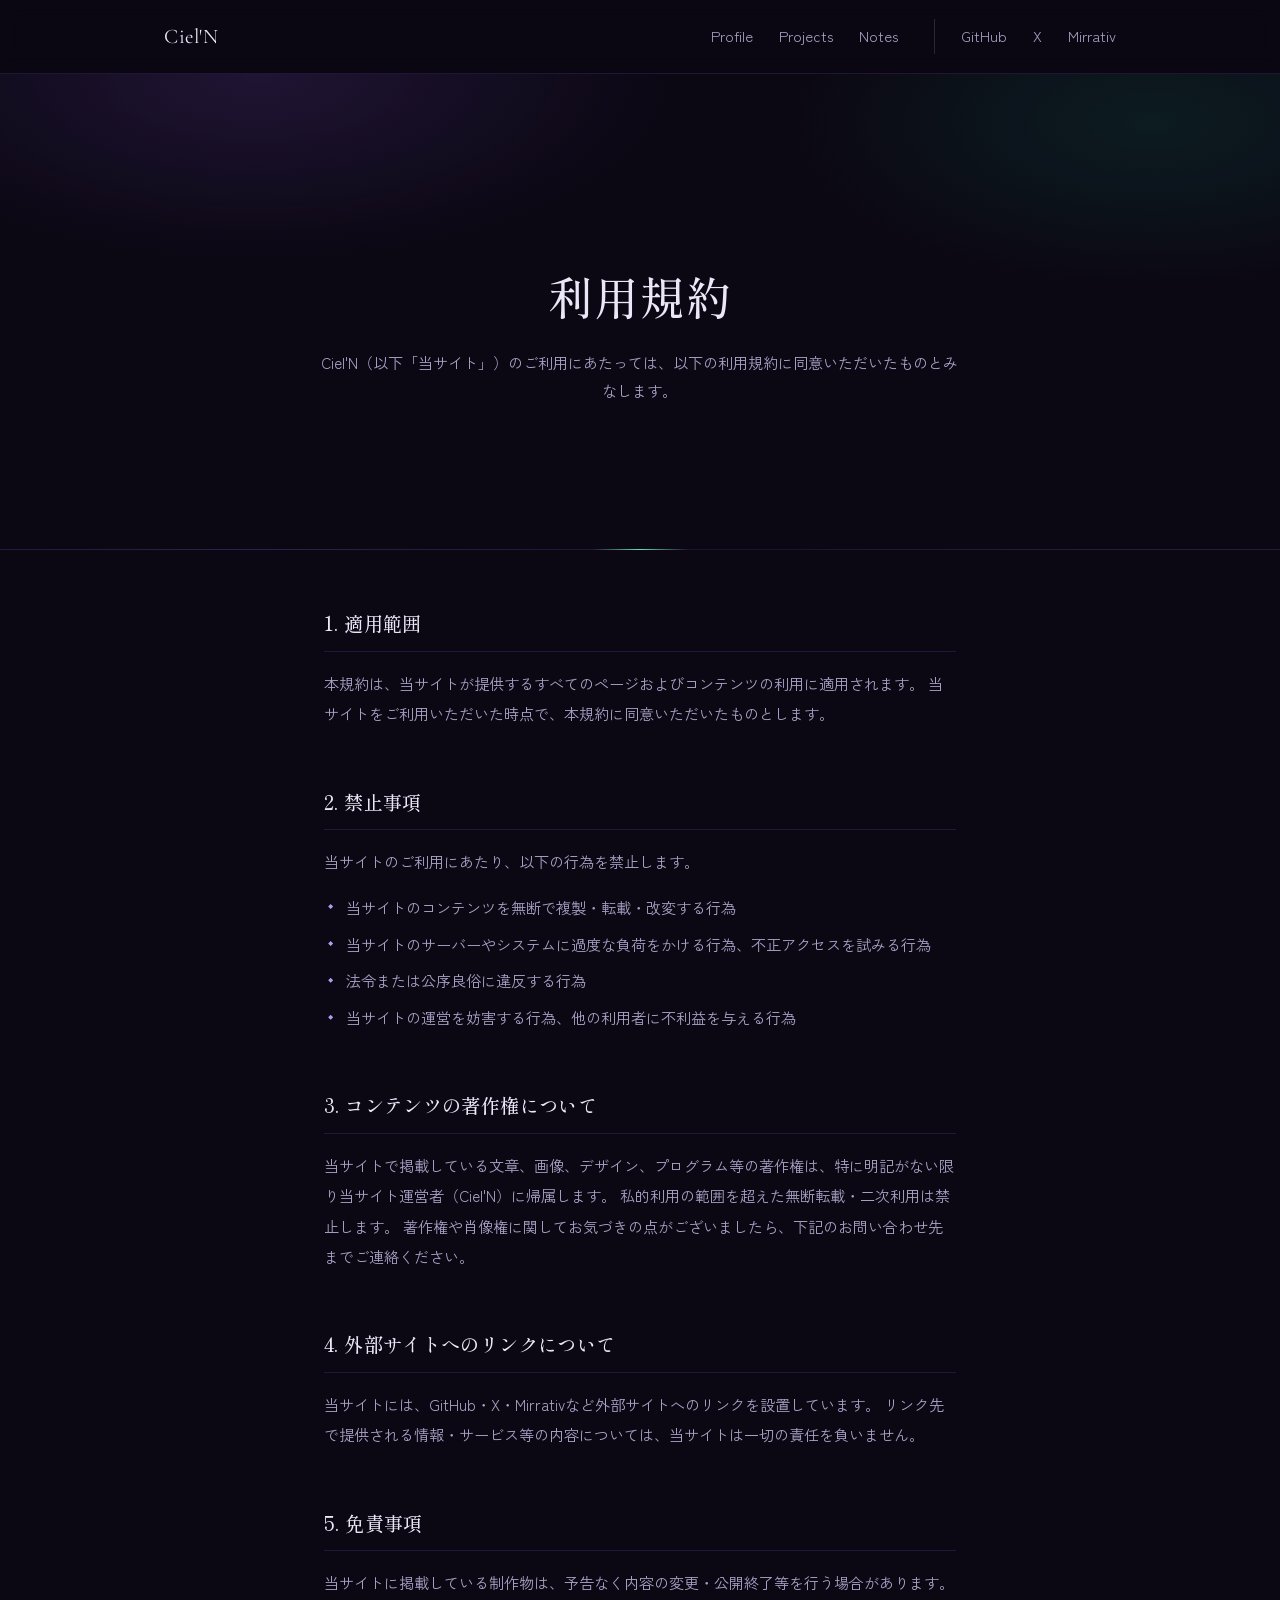
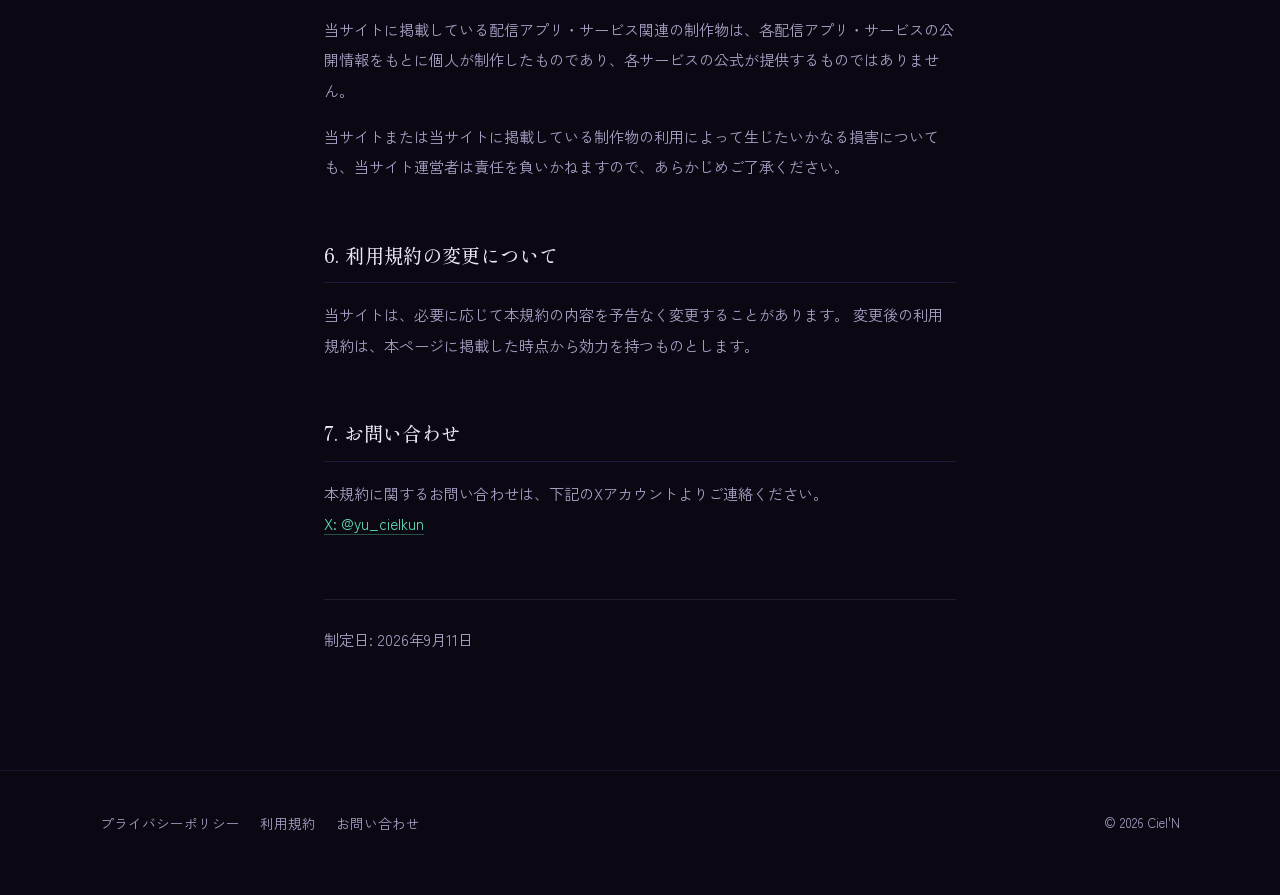
<file: terms.html>
<!DOCTYPE html>
<html lang="ja">
<head>
<script>
  if ('scrollRestoration' in history) {
    history.scrollRestoration = 'manual';
  }
</script>
<!-- Google tag (gtag.js) -->
<script async src="https://www.googletagmanager.com/gtag/js?id=G-BKD9T5BP9D"></script>
<script>
  window.dataLayer = window.dataLayer || [];
  function gtag(){dataLayer.push(arguments);}
  gtag('js', new Date());
  gtag('config', 'G-BKD9T5BP9D');
</script>
<!-- Google AdSense -->
<script async src="https://pagead2.googlesyndication.com/pagead/js/adsbygoogle.js?client=ca-pub-3081263921605764"
crossorigin="anonymous"></script>

<meta charset="UTF-8">
<meta name="viewport" content="width=device-width, initial-scale=1.0">
<title>利用規約 | Ciel'N</title>
<meta name="description" content="Ciel'N公式サイトのコンテンツ利用に関する規約・免責事項です。">
<meta property="og:title" content="利用規約 | Ciel'N">
<meta property="og:description" content="Ciel'N公式サイトのコンテンツ利用に関する規約・免責事項です。">
<meta property="og:type" content="website">
<meta property="og:url" content="https://cieln.com/terms.html">
<link rel="apple-touch-icon" href="images/apple-touch-icon.jpg">
<link rel="preconnect" href="https://fonts.googleapis.com">
<link rel="preconnect" href="https://fonts.gstatic.com" crossorigin>
<link href="https://fonts.googleapis.com/css2?family=Cormorant+Garamond:wght@500;600&family=Shippori+Mincho:wght@500;600&family=Zen+Kaku+Gothic+New:wght@400;500;700&display=swap" rel="stylesheet">
<link rel="stylesheet" href="style.css?v=0.0.7">
</head>
<body>

<header class="nav">
  <div class="nav__inner">
    <a class="nav__logo" href="index.html">Ciel'N</a>
    <nav class="nav__main" aria-label="メインナビゲーション">
      <a href="profile.html">Profile</a>
      <a href="projects.html">Projects</a>
      <a href="notes.html">Notes</a>
    </nav>
    <nav class="nav__ext" aria-label="外部リンク">
      <a href="https://github.com/hack-w0r1d" target="_blank" rel="noopener">GitHub</a>
      <a href="https://x.com/yu_cielkun" target="_blank" rel="noopener">X</a>
      <a href="https://www.mirrativ.com/deep_link_preview?link=https%3A%2F%2Fws9f.adj.st%2Fuser%2F1740184%3Fadj_deep_link%3Dmirr%253A%252F%252F%252Fuser%252F1740184%253Fwhere%253Dprofile%26adj_fallback%3Dhttps%253A%252F%252Fwww.mirrativ.com%252Fuser%252F1740184%253Fwhere%253Dprofile%26adj_og_description%3DSweet%2Bdream%252C%2Bw0r1d%26adj_og_image%3Dhttps%253A%252F%252Fcdn.mirrativ.com%252Fmirrorman-prod%252Fimage%252Fprofile_image%252F3e6b91653a891d519828bbe897a68c832d57ffc4077de42a47c8c5a4ac16ef4f_m.jpeg%253F1788989863%26adj_og_title%3D%25E3%2581%2597%25E3%2581%2588%25E3%2582%258B%25E3%2582%2593%25E3%2580%2582%26adj_redirect_macos%3Dhttps%253A%252F%252Fwww.mirrativ.com%252Fuser%252F1740184%253Fwhere%253Dprofile%26adj_t%3D1pkihi8s_1pyfvurh%26where%3Dprofile" target="_blank" rel="noopener">Mirrativ</a>
    </nav>
    <button class="nav__toggle" aria-label="メニューを開く" aria-expanded="false">
      <span></span><span></span><span></span>
    </button>
  </div>
</header>

<section class="page-head">
  <div class="section-inner">
    <h1 class="page-head__title">利用規約</h1>
    <p class="page-head__lead">
      Ciel'N（以下「当サイト」）のご利用にあたっては、以下の利用規約に同意いただいたものとみなします。
    </p>
  </div>
</section>

<section class="policy">
  <div class="section-inner">

    <h2>1. 適用範囲</h2>
    <p>
      本規約は、当サイトが提供するすべてのページおよびコンテンツの利用に適用されます。
      当サイトをご利用いただいた時点で、本規約に同意いただいたものとします。
    </p>

    <h2>2. 禁止事項</h2>
    <p>
      当サイトのご利用にあたり、以下の行為を禁止します。
    </p>
    <ul>
      <li>当サイトのコンテンツを無断で複製・転載・改変する行為</li>
      <li>当サイトのサーバーやシステムに過度な負荷をかける行為、不正アクセスを試みる行為</li>
      <li>法令または公序良俗に違反する行為</li>
      <li>当サイトの運営を妨害する行為、他の利用者に不利益を与える行為</li>
    </ul>

    <h2>3. コンテンツの著作権について</h2>
    <p>
      当サイトで掲載している文章、画像、デザイン、プログラム等の著作権は、特に明記がない限り当サイト運営者（Ciel'N）に帰属します。
      私的利用の範囲を超えた無断転載・二次利用は禁止します。
      著作権や肖像権に関してお気づきの点がございましたら、下記のお問い合わせ先までご連絡ください。
    </p>

    <h2>4. 外部サイトへのリンクについて</h2>
    <p>
      当サイトには、GitHub・X・Mirrativなど外部サイトへのリンクを設置しています。
      リンク先で提供される情報・サービス等の内容については、当サイトは一切の責任を負いません。
    </p>

    <h2>5. 免責事項</h2>
    <p>
      当サイトに掲載している制作物は、予告なく内容の変更・公開終了等を行う場合があります。
    </p>
    <p>
      当サイトに掲載している配信アプリ・サービス関連の制作物は、各配信アプリ・サービスの公開情報をもとに個人が制作したものであり、各サービスの公式が提供するものではありません。
    </p>
    <p>
      当サイトまたは当サイトに掲載している制作物の利用によって生じたいかなる損害についても、当サイト運営者は責任を負いかねますので、あらかじめご了承ください。
    </p>

    <h2>6. 利用規約の変更について</h2>
    <p>
      当サイトは、必要に応じて本規約の内容を予告なく変更することがあります。
      変更後の利用規約は、本ページに掲載した時点から効力を持つものとします。
    </p>

    <h2>7. お問い合わせ</h2>
    <p>
      本規約に関するお問い合わせは、下記のXアカウントよりご連絡ください。<br>
      <a href="https://x.com/yu_cielkun" target="_blank" rel="noopener">X: @yu_cielkun</a>
    </p>

    <p class="policy__meta">
      制定日: 2026年9月11日<!-- TODO: 実際の公開日に合わせて変更してください -->
    </p>

  </div>
</section>

<footer class="site-footer">
  <div class="site-footer__inner">
    <nav class="site-footer__legal" aria-label="サイト情報">
      <a href="privacy.html">プライバシーポリシー</a>
      <a href="terms.html">利用規約</a>
      <a href="contact.html">お問い合わせ</a>
    </nav>
    <p class="site-footer__credit">© <span id="year"></span> Ciel'N</p>
  </div>
</footer>

<script src="script.js?v=0.0.7"></script>
</body>
</html>
</file>
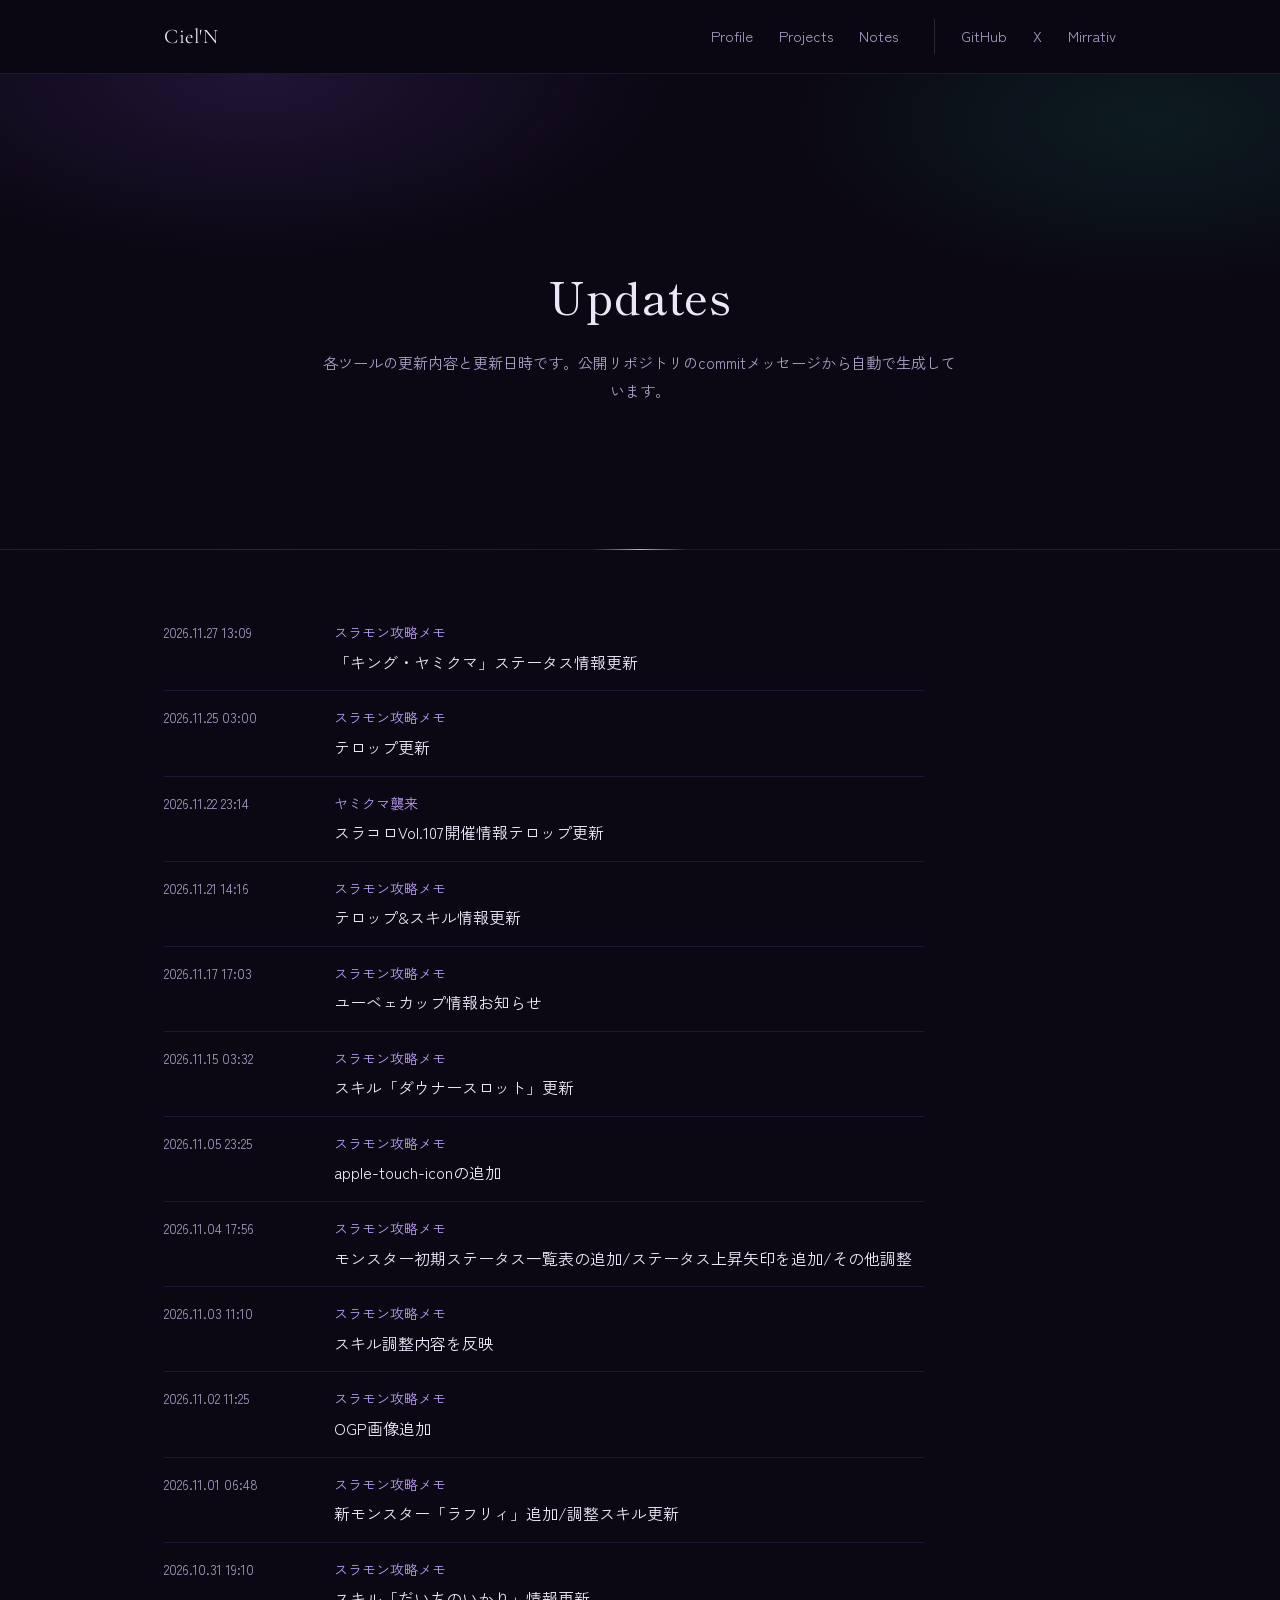
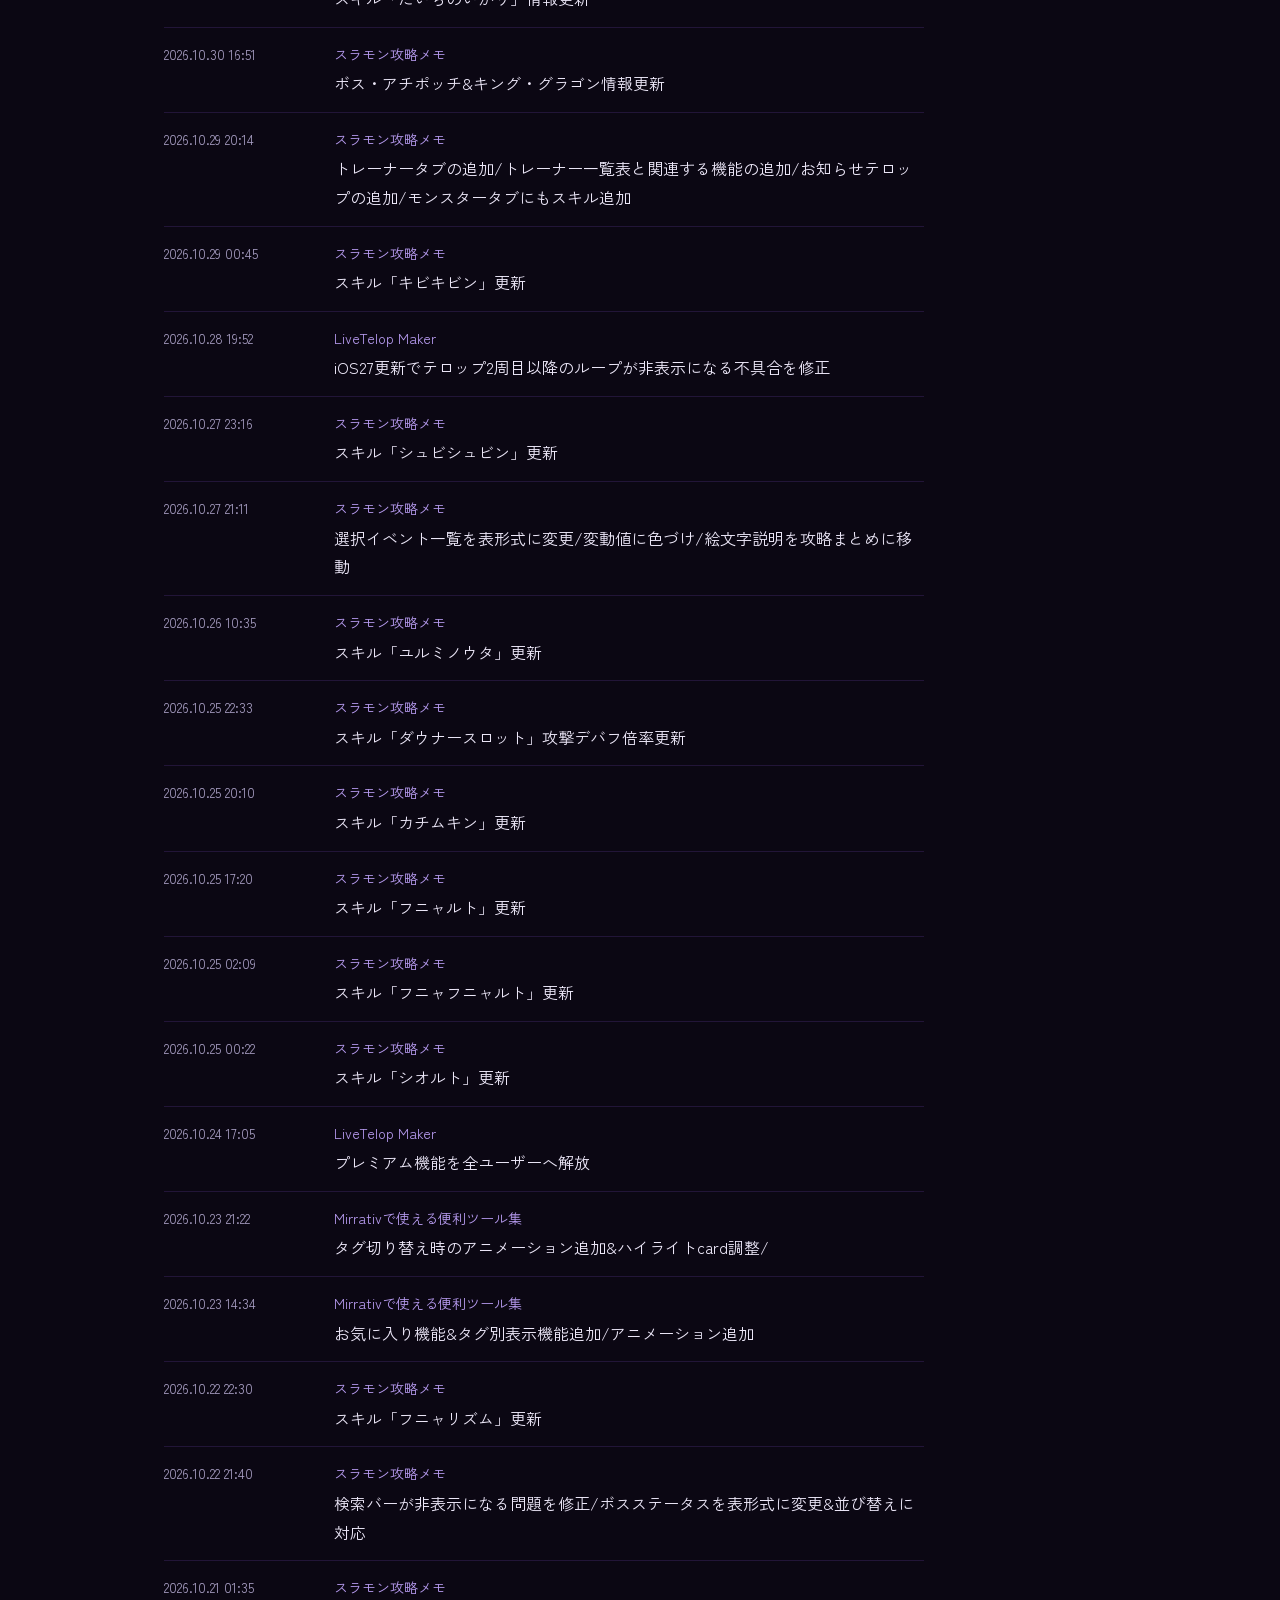
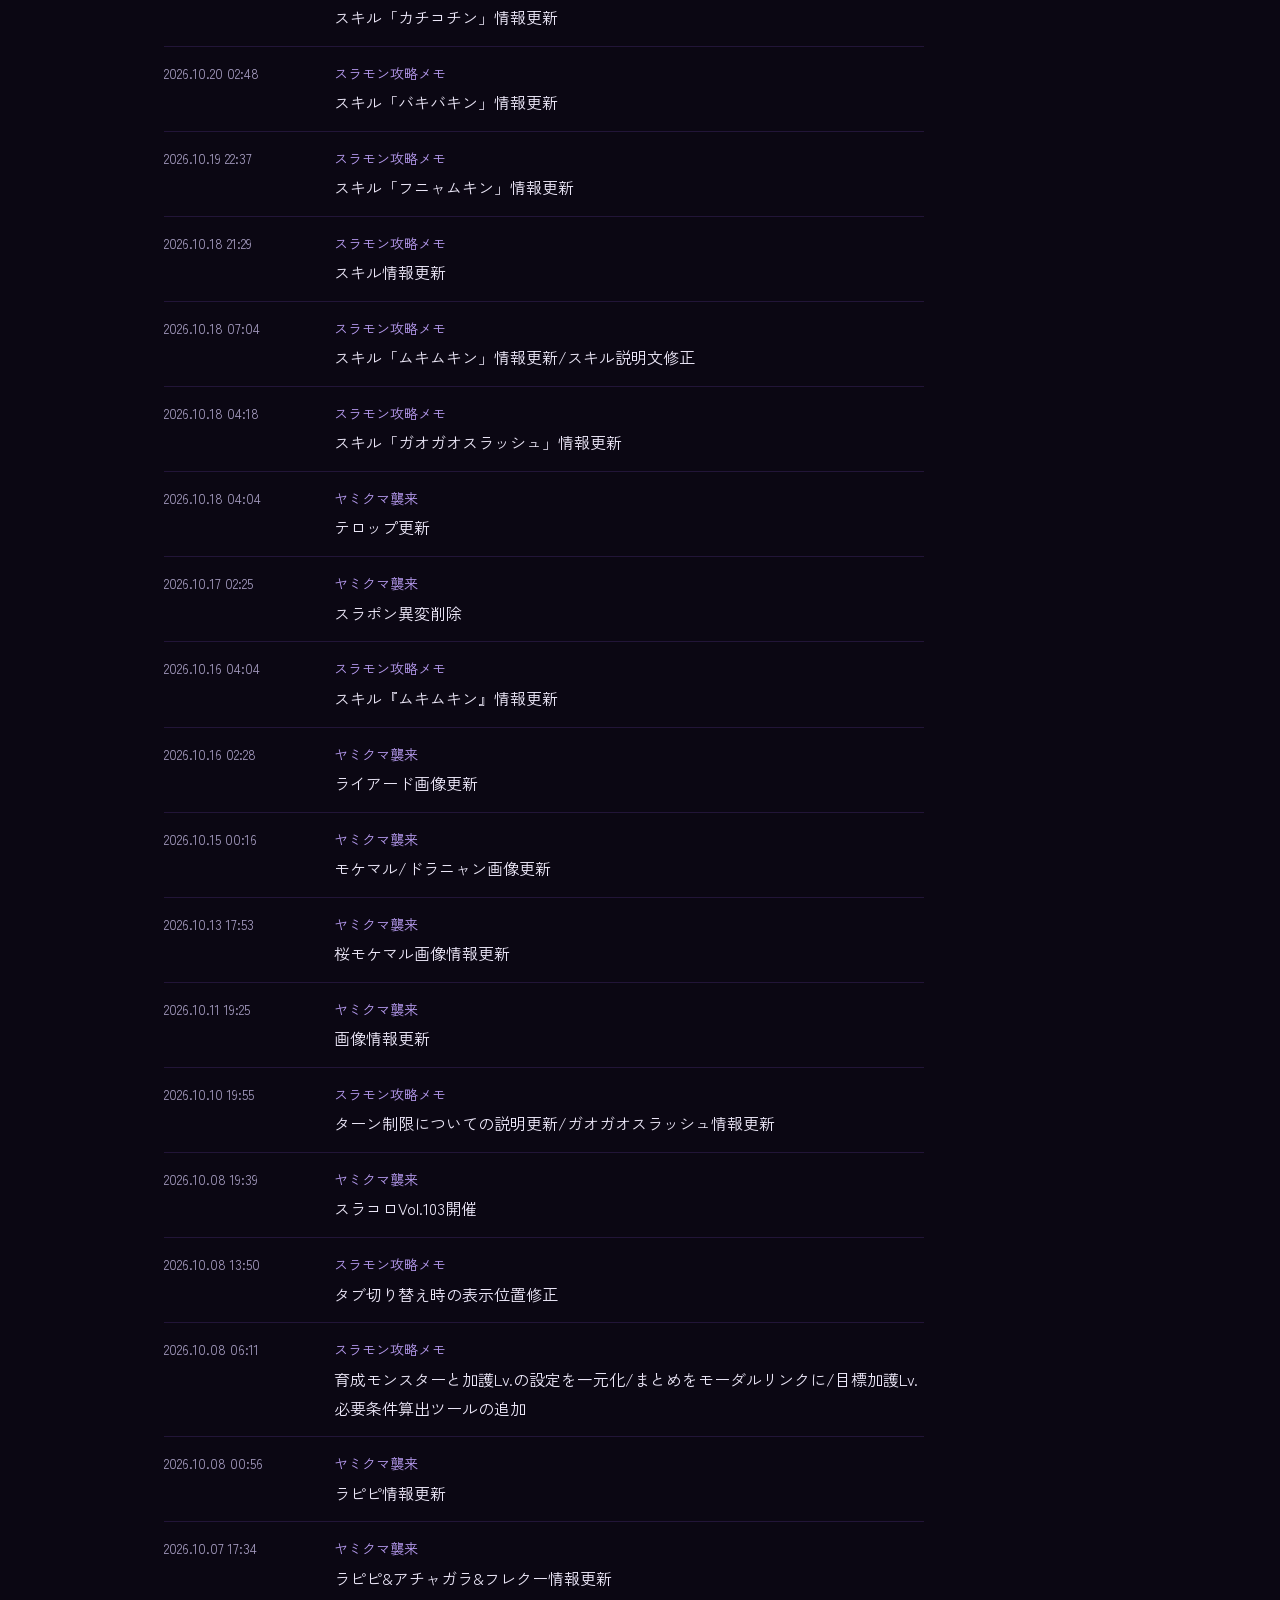
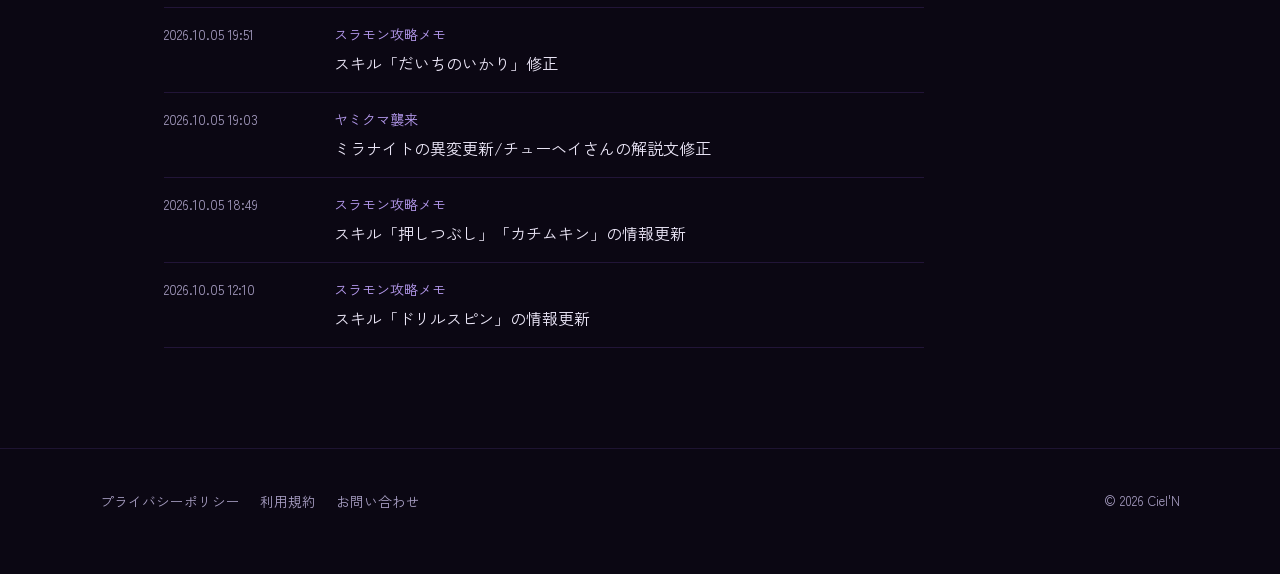
<file: updates.html>
<!DOCTYPE html>
<html lang="ja">
<head>
<script>
  if ('scrollRestoration' in history) {
    history.scrollRestoration = 'manual';
  }
</script>
<!-- Google tag (gtag.js) -->
<script async src="https://www.googletagmanager.com/gtag/js?id=G-BKD9T5BP9D"></script>
<script>
  window.dataLayer = window.dataLayer || [];
  function gtag(){dataLayer.push(arguments);}
  gtag('js', new Date());
  gtag('config', 'G-BKD9T5BP9D');
</script>
<!-- Google AdSense -->
<script async src="https://pagead2.googlesyndication.com/pagead/js/adsbygoogle.js?client=ca-pub-3081263921605764"
crossorigin="anonymous"></script>

<meta charset="UTF-8">
<meta name="viewport" content="width=device-width, initial-scale=1.0">
<title>Updates | Ciel'N</title>
<meta name="description" content="各ツールの更新内容と更新日時の一覧です。公開リポジトリのcommitから自動で生成しています。">
<meta property="og:title" content="Updates | Ciel'N">
<meta property="og:description" content="各ツールの更新内容と更新日時の一覧です。公開リポジトリのcommitから自動で生成しています。">
<meta property="og:type" content="website">
<meta property="og:url" content="https://cieln.com/updates.html">
<link rel="apple-touch-icon" href="images/apple-touch-icon.jpg">
<link rel="preconnect" href="https://fonts.googleapis.com">
<link rel="preconnect" href="https://fonts.gstatic.com" crossorigin>
<link href="https://fonts.googleapis.com/css2?family=Cormorant+Garamond:wght@500;600&family=Shippori+Mincho:wght@500;600&family=Zen+Kaku+Gothic+New:wght@400;500;700&display=swap" rel="stylesheet">
<link rel="stylesheet" href="style.css?v=0.0.7">
</head>
<body>

<header class="nav">
  <div class="nav__inner">
    <a class="nav__logo" href="index.html">Ciel'N</a>
    <nav class="nav__main" aria-label="メインナビゲーション">
      <a href="profile.html">Profile</a>
      <a href="projects.html">Projects</a>
      <a href="notes.html">Notes</a>
    </nav>
    <nav class="nav__ext" aria-label="外部リンク">
      <a href="https://github.com/hack-w0r1d" target="_blank" rel="noopener">GitHub</a>
      <a href="https://x.com/yu_cielkun" target="_blank" rel="noopener">X</a>
      <a href="https://www.mirrativ.com/deep_link_preview?link=https%3A%2F%2Fws9f.adj.st%2Fuser%2F1740184%3Fadj_deep_link%3Dmirr%253A%252F%252F%252Fuser%252F1740184%253Fwhere%253Dprofile%26adj_fallback%3Dhttps%253A%252F%252Fwww.mirrativ.com%252Fuser%252F1740184%253Fwhere%253Dprofile%26adj_og_description%3DSweet%2Bdream%252C%2Bw0r1d%26adj_og_image%3Dhttps%253A%252F%252Fcdn.mirrativ.com%252Fmirrorman-prod%252Fimage%252Fprofile_image%252F3e6b91653a891d519828bbe897a68c832d57ffc4077de42a47c8c5a4ac16ef4f_m.jpeg%253F1788989863%26adj_og_title%3D%25E3%2581%2597%25E3%2581%2588%25E3%2582%258B%25E3%2582%2593%25E3%2580%2582%26adj_redirect_macos%3Dhttps%253A%252F%252Fwww.mirrativ.com%252Fuser%252F1740184%253Fwhere%253Dprofile%26adj_t%3D1pkihi8s_1pyfvurh%26where%3Dprofile" target="_blank" rel="noopener">Mirrativ</a>
    </nav>
    <button class="nav__toggle" aria-label="メニューを開く" aria-expanded="false">
      <span></span><span></span><span></span>
    </button>
  </div>
</header>

<section class="page-head">
  <div class="section-inner">
    <h1 class="page-head__title">Updates</h1>
    <p class="page-head__lead">各ツールの更新内容と更新日時です。公開リポジトリのcommitメッセージから自動で生成しています。</p>
  </div>
</section>

<section class="updates">
  <div class="section-inner">
    <!-- UPDATES:START -->
    <ul class="update-list">
      <li class="update-item">
        <time datetime="2026-11-27T04:09:00Z">2026.11.27 13:09</time>
        <a class="update-item__tool" href="https://slamon-info.cieln.com/" target="_blank" rel="noopener">スラモン攻略メモ</a>
        <span class="update-item__msg">「キング・ヤミクマ」ステータス情報更新</span>
      </li>
      <li class="update-item">
        <time datetime="2026-11-24T18:00:07Z">2026.11.25 03:00</time>
        <a class="update-item__tool" href="https://slamon-info.cieln.com/" target="_blank" rel="noopener">スラモン攻略メモ</a>
        <span class="update-item__msg">テロップ更新</span>
      </li>
      <li class="update-item">
        <time datetime="2026-11-22T14:14:22Z">2026.11.22 23:14</time>
        <a class="update-item__tool" href="https://yamikuma.cieln.com/" target="_blank" rel="noopener">ヤミクマ襲来</a>
        <span class="update-item__msg">スラコロVol.107開催情報テロップ更新</span>
      </li>
      <li class="update-item">
        <time datetime="2026-11-21T05:16:22Z">2026.11.21 14:16</time>
        <a class="update-item__tool" href="https://slamon-info.cieln.com/" target="_blank" rel="noopener">スラモン攻略メモ</a>
        <span class="update-item__msg">テロップ&amp;スキル情報更新</span>
      </li>
      <li class="update-item">
        <time datetime="2026-11-17T08:03:49Z">2026.11.17 17:03</time>
        <a class="update-item__tool" href="https://slamon-info.cieln.com/" target="_blank" rel="noopener">スラモン攻略メモ</a>
        <span class="update-item__msg">ユーベェカップ情報お知らせ</span>
      </li>
      <li class="update-item">
        <time datetime="2026-11-14T18:32:46Z">2026.11.15 03:32</time>
        <a class="update-item__tool" href="https://slamon-info.cieln.com/" target="_blank" rel="noopener">スラモン攻略メモ</a>
        <span class="update-item__msg">スキル「ダウナースロット」更新</span>
      </li>
      <li class="update-item">
        <time datetime="2026-11-05T14:25:46Z">2026.11.05 23:25</time>
        <a class="update-item__tool" href="https://slamon-info.cieln.com/" target="_blank" rel="noopener">スラモン攻略メモ</a>
        <span class="update-item__msg">apple-touch-iconの追加</span>
      </li>
      <li class="update-item">
        <time datetime="2026-11-04T08:56:20Z">2026.11.04 17:56</time>
        <a class="update-item__tool" href="https://slamon-info.cieln.com/" target="_blank" rel="noopener">スラモン攻略メモ</a>
        <span class="update-item__msg">モンスター初期ステータス一覧表の追加/ステータス上昇矢印を追加/その他調整</span>
      </li>
      <li class="update-item">
        <time datetime="2026-11-03T02:10:56Z">2026.11.03 11:10</time>
        <a class="update-item__tool" href="https://slamon-info.cieln.com/" target="_blank" rel="noopener">スラモン攻略メモ</a>
        <span class="update-item__msg">スキル調整内容を反映</span>
      </li>
      <li class="update-item">
        <time datetime="2026-11-02T02:25:51Z">2026.11.02 11:25</time>
        <a class="update-item__tool" href="https://slamon-info.cieln.com/" target="_blank" rel="noopener">スラモン攻略メモ</a>
        <span class="update-item__msg">OGP画像追加</span>
      </li>
      <li class="update-item">
        <time datetime="2026-10-31T21:48:57Z">2026.11.01 06:48</time>
        <a class="update-item__tool" href="https://slamon-info.cieln.com/" target="_blank" rel="noopener">スラモン攻略メモ</a>
        <span class="update-item__msg">新モンスター「ラフリィ」追加/調整スキル更新</span>
      </li>
      <li class="update-item">
        <time datetime="2026-10-31T10:10:06Z">2026.10.31 19:10</time>
        <a class="update-item__tool" href="https://slamon-info.cieln.com/" target="_blank" rel="noopener">スラモン攻略メモ</a>
        <span class="update-item__msg">スキル「だいちのいかり」情報更新</span>
      </li>
      <li class="update-item">
        <time datetime="2026-10-30T07:51:43Z">2026.10.30 16:51</time>
        <a class="update-item__tool" href="https://slamon-info.cieln.com/" target="_blank" rel="noopener">スラモン攻略メモ</a>
        <span class="update-item__msg">ボス・アチポッチ&amp;キング・グラゴン情報更新</span>
      </li>
      <li class="update-item">
        <time datetime="2026-10-29T11:14:31Z">2026.10.29 20:14</time>
        <a class="update-item__tool" href="https://slamon-info.cieln.com/" target="_blank" rel="noopener">スラモン攻略メモ</a>
        <span class="update-item__msg">トレーナータブの追加/トレーナー一覧表と関連する機能の追加/お知らせテロップの追加/モンスタータブにもスキル追加</span>
      </li>
      <li class="update-item">
        <time datetime="2026-10-28T15:45:34Z">2026.10.29 00:45</time>
        <a class="update-item__tool" href="https://slamon-info.cieln.com/" target="_blank" rel="noopener">スラモン攻略メモ</a>
        <span class="update-item__msg">スキル「キビキビン」更新</span>
      </li>
      <li class="update-item">
        <time datetime="2026-10-28T10:52:14Z">2026.10.28 19:52</time>
        <a class="update-item__tool" href="https://livetelop.cieln.com/" target="_blank" rel="noopener">LiveTelop Maker</a>
        <span class="update-item__msg">iOS27更新でテロップ2周目以降のループが非表示になる不具合を修正</span>
      </li>
      <li class="update-item">
        <time datetime="2026-10-27T14:16:52Z">2026.10.27 23:16</time>
        <a class="update-item__tool" href="https://slamon-info.cieln.com/" target="_blank" rel="noopener">スラモン攻略メモ</a>
        <span class="update-item__msg">スキル「シュビシュビン」更新</span>
      </li>
      <li class="update-item">
        <time datetime="2026-10-27T12:11:03Z">2026.10.27 21:11</time>
        <a class="update-item__tool" href="https://slamon-info.cieln.com/" target="_blank" rel="noopener">スラモン攻略メモ</a>
        <span class="update-item__msg">選択イベント一覧を表形式に変更/変動値に色づけ/絵文字説明を攻略まとめに移動</span>
      </li>
      <li class="update-item">
        <time datetime="2026-10-26T01:35:29Z">2026.10.26 10:35</time>
        <a class="update-item__tool" href="https://slamon-info.cieln.com/" target="_blank" rel="noopener">スラモン攻略メモ</a>
        <span class="update-item__msg">スキル「ユルミノウタ」更新</span>
      </li>
      <li class="update-item">
        <time datetime="2026-10-25T13:33:20Z">2026.10.25 22:33</time>
        <a class="update-item__tool" href="https://slamon-info.cieln.com/" target="_blank" rel="noopener">スラモン攻略メモ</a>
        <span class="update-item__msg">スキル「ダウナースロット」攻撃デバフ倍率更新</span>
      </li>
      <li class="update-item">
        <time datetime="2026-10-25T11:10:03Z">2026.10.25 20:10</time>
        <a class="update-item__tool" href="https://slamon-info.cieln.com/" target="_blank" rel="noopener">スラモン攻略メモ</a>
        <span class="update-item__msg">スキル「カチムキン」更新</span>
      </li>
      <li class="update-item">
        <time datetime="2026-10-25T08:20:15Z">2026.10.25 17:20</time>
        <a class="update-item__tool" href="https://slamon-info.cieln.com/" target="_blank" rel="noopener">スラモン攻略メモ</a>
        <span class="update-item__msg">スキル「フニャルト」更新</span>
      </li>
      <li class="update-item">
        <time datetime="2026-10-24T17:09:24Z">2026.10.25 02:09</time>
        <a class="update-item__tool" href="https://slamon-info.cieln.com/" target="_blank" rel="noopener">スラモン攻略メモ</a>
        <span class="update-item__msg">スキル「フニャフニャルト」更新</span>
      </li>
      <li class="update-item">
        <time datetime="2026-10-24T15:22:00Z">2026.10.25 00:22</time>
        <a class="update-item__tool" href="https://slamon-info.cieln.com/" target="_blank" rel="noopener">スラモン攻略メモ</a>
        <span class="update-item__msg">スキル「シオルト」更新</span>
      </li>
      <li class="update-item">
        <time datetime="2026-10-24T08:05:35Z">2026.10.24 17:05</time>
        <a class="update-item__tool" href="https://livetelop.cieln.com/" target="_blank" rel="noopener">LiveTelop Maker</a>
        <span class="update-item__msg">プレミアム機能を全ユーザーへ解放</span>
      </li>
      <li class="update-item">
        <time datetime="2026-10-23T12:22:39Z">2026.10.23 21:22</time>
        <a class="update-item__tool" href="https://mirrativ-tools.cieln.com/" target="_blank" rel="noopener">Mirrativで使える便利ツール集</a>
        <span class="update-item__msg">タグ切り替え時のアニメーション追加&amp;ハイライトcard調整/</span>
      </li>
      <li class="update-item">
        <time datetime="2026-10-23T05:34:03Z">2026.10.23 14:34</time>
        <a class="update-item__tool" href="https://mirrativ-tools.cieln.com/" target="_blank" rel="noopener">Mirrativで使える便利ツール集</a>
        <span class="update-item__msg">お気に入り機能&amp;タグ別表示機能追加/アニメーション追加</span>
      </li>
      <li class="update-item">
        <time datetime="2026-10-22T13:30:30Z">2026.10.22 22:30</time>
        <a class="update-item__tool" href="https://slamon-info.cieln.com/" target="_blank" rel="noopener">スラモン攻略メモ</a>
        <span class="update-item__msg">スキル「フニャリズム」更新</span>
      </li>
      <li class="update-item">
        <time datetime="2026-10-22T12:40:25Z">2026.10.22 21:40</time>
        <a class="update-item__tool" href="https://slamon-info.cieln.com/" target="_blank" rel="noopener">スラモン攻略メモ</a>
        <span class="update-item__msg">検索バーが非表示になる問題を修正/ボスステータスを表形式に変更&amp;並び替えに対応</span>
      </li>
      <li class="update-item">
        <time datetime="2026-10-20T16:35:40Z">2026.10.21 01:35</time>
        <a class="update-item__tool" href="https://slamon-info.cieln.com/" target="_blank" rel="noopener">スラモン攻略メモ</a>
        <span class="update-item__msg">スキル「カチコチン」情報更新</span>
      </li>
      <li class="update-item">
        <time datetime="2026-10-19T17:48:37Z">2026.10.20 02:48</time>
        <a class="update-item__tool" href="https://slamon-info.cieln.com/" target="_blank" rel="noopener">スラモン攻略メモ</a>
        <span class="update-item__msg">スキル「バキバキン」情報更新</span>
      </li>
      <li class="update-item">
        <time datetime="2026-10-19T13:37:33Z">2026.10.19 22:37</time>
        <a class="update-item__tool" href="https://slamon-info.cieln.com/" target="_blank" rel="noopener">スラモン攻略メモ</a>
        <span class="update-item__msg">スキル「フニャムキン」情報更新</span>
      </li>
      <li class="update-item">
        <time datetime="2026-10-18T12:29:01Z">2026.10.18 21:29</time>
        <a class="update-item__tool" href="https://slamon-info.cieln.com/" target="_blank" rel="noopener">スラモン攻略メモ</a>
        <span class="update-item__msg">スキル情報更新</span>
      </li>
      <li class="update-item">
        <time datetime="2026-10-17T22:04:28Z">2026.10.18 07:04</time>
        <a class="update-item__tool" href="https://slamon-info.cieln.com/" target="_blank" rel="noopener">スラモン攻略メモ</a>
        <span class="update-item__msg">スキル「ムキムキン」情報更新/スキル説明文修正</span>
      </li>
      <li class="update-item">
        <time datetime="2026-10-17T19:18:09Z">2026.10.18 04:18</time>
        <a class="update-item__tool" href="https://slamon-info.cieln.com/" target="_blank" rel="noopener">スラモン攻略メモ</a>
        <span class="update-item__msg">スキル「ガオガオスラッシュ」情報更新</span>
      </li>
      <li class="update-item">
        <time datetime="2026-10-17T19:04:48Z">2026.10.18 04:04</time>
        <a class="update-item__tool" href="https://yamikuma.cieln.com/" target="_blank" rel="noopener">ヤミクマ襲来</a>
        <span class="update-item__msg">テロップ更新</span>
      </li>
      <li class="update-item">
        <time datetime="2026-10-16T17:25:50Z">2026.10.17 02:25</time>
        <a class="update-item__tool" href="https://yamikuma.cieln.com/" target="_blank" rel="noopener">ヤミクマ襲来</a>
        <span class="update-item__msg">スラポン異変削除</span>
      </li>
      <li class="update-item">
        <time datetime="2026-10-15T19:04:18Z">2026.10.16 04:04</time>
        <a class="update-item__tool" href="https://slamon-info.cieln.com/" target="_blank" rel="noopener">スラモン攻略メモ</a>
        <span class="update-item__msg">スキル『ムキムキン』情報更新</span>
      </li>
      <li class="update-item">
        <time datetime="2026-10-15T17:28:26Z">2026.10.16 02:28</time>
        <a class="update-item__tool" href="https://yamikuma.cieln.com/" target="_blank" rel="noopener">ヤミクマ襲来</a>
        <span class="update-item__msg">ライアード画像更新</span>
      </li>
      <li class="update-item">
        <time datetime="2026-10-14T15:16:20Z">2026.10.15 00:16</time>
        <a class="update-item__tool" href="https://yamikuma.cieln.com/" target="_blank" rel="noopener">ヤミクマ襲来</a>
        <span class="update-item__msg">モケマル/ドラニャン画像更新</span>
      </li>
      <li class="update-item">
        <time datetime="2026-10-13T08:53:11Z">2026.10.13 17:53</time>
        <a class="update-item__tool" href="https://yamikuma.cieln.com/" target="_blank" rel="noopener">ヤミクマ襲来</a>
        <span class="update-item__msg">桜モケマル画像情報更新</span>
      </li>
      <li class="update-item">
        <time datetime="2026-10-11T10:25:06Z">2026.10.11 19:25</time>
        <a class="update-item__tool" href="https://yamikuma.cieln.com/" target="_blank" rel="noopener">ヤミクマ襲来</a>
        <span class="update-item__msg">画像情報更新</span>
      </li>
      <li class="update-item">
        <time datetime="2026-10-10T10:55:18Z">2026.10.10 19:55</time>
        <a class="update-item__tool" href="https://slamon-info.cieln.com/" target="_blank" rel="noopener">スラモン攻略メモ</a>
        <span class="update-item__msg">ターン制限についての説明更新/ガオガオスラッシュ情報更新</span>
      </li>
      <li class="update-item">
        <time datetime="2026-10-08T10:39:04Z">2026.10.08 19:39</time>
        <a class="update-item__tool" href="https://yamikuma.cieln.com/" target="_blank" rel="noopener">ヤミクマ襲来</a>
        <span class="update-item__msg">スラコロVol.103開催</span>
      </li>
      <li class="update-item">
        <time datetime="2026-10-08T04:50:00Z">2026.10.08 13:50</time>
        <a class="update-item__tool" href="https://slamon-info.cieln.com/" target="_blank" rel="noopener">スラモン攻略メモ</a>
        <span class="update-item__msg">タブ切り替え時の表示位置修正</span>
      </li>
      <li class="update-item">
        <time datetime="2026-10-07T21:11:32Z">2026.10.08 06:11</time>
        <a class="update-item__tool" href="https://slamon-info.cieln.com/" target="_blank" rel="noopener">スラモン攻略メモ</a>
        <span class="update-item__msg">育成モンスターと加護Lv.の設定を一元化/まとめをモーダルリンクに/目標加護Lv.必要条件算出ツールの追加</span>
      </li>
      <li class="update-item">
        <time datetime="2026-10-07T15:56:36Z">2026.10.08 00:56</time>
        <a class="update-item__tool" href="https://yamikuma.cieln.com/" target="_blank" rel="noopener">ヤミクマ襲来</a>
        <span class="update-item__msg">ラピピ情報更新</span>
      </li>
      <li class="update-item">
        <time datetime="2026-10-07T08:34:29Z">2026.10.07 17:34</time>
        <a class="update-item__tool" href="https://yamikuma.cieln.com/" target="_blank" rel="noopener">ヤミクマ襲来</a>
        <span class="update-item__msg">ラピピ&amp;アチャガラ&amp;フレクー情報更新</span>
      </li>
      <li class="update-item">
        <time datetime="2026-10-05T10:51:00Z">2026.10.05 19:51</time>
        <a class="update-item__tool" href="https://slamon-info.cieln.com/" target="_blank" rel="noopener">スラモン攻略メモ</a>
        <span class="update-item__msg">スキル「だいちのいかり」修正</span>
      </li>
      <li class="update-item">
        <time datetime="2026-10-05T10:03:37Z">2026.10.05 19:03</time>
        <a class="update-item__tool" href="https://yamikuma.cieln.com/" target="_blank" rel="noopener">ヤミクマ襲来</a>
        <span class="update-item__msg">ミラナイトの異変更新/チューヘイさんの解説文修正</span>
      </li>
      <li class="update-item">
        <time datetime="2026-10-05T09:49:54Z">2026.10.05 18:49</time>
        <a class="update-item__tool" href="https://slamon-info.cieln.com/" target="_blank" rel="noopener">スラモン攻略メモ</a>
        <span class="update-item__msg">スキル「押しつぶし」「カチムキン」の情報更新</span>
      </li>
      <li class="update-item">
        <time datetime="2026-10-05T03:10:17Z">2026.10.05 12:10</time>
        <a class="update-item__tool" href="https://slamon-info.cieln.com/" target="_blank" rel="noopener">スラモン攻略メモ</a>
        <span class="update-item__msg">スキル「ドリルスピン」の情報更新</span>
      </li>
    </ul>
    <!-- UPDATES:END -->
  </div>
</section>

<footer class="site-footer">
  <div class="site-footer__inner">
    <nav class="site-footer__legal" aria-label="サイト情報">
      <a href="privacy.html">プライバシーポリシー</a>
      <a href="terms.html">利用規約</a>
      <a href="contact.html">お問い合わせ</a>
    </nav>
    <p class="site-footer__credit">© <span id="year"></span> Ciel'N</p>
  </div>
</footer>

<script src="script.js?v=0.0.7"></script>
</body>
</html>
</file>
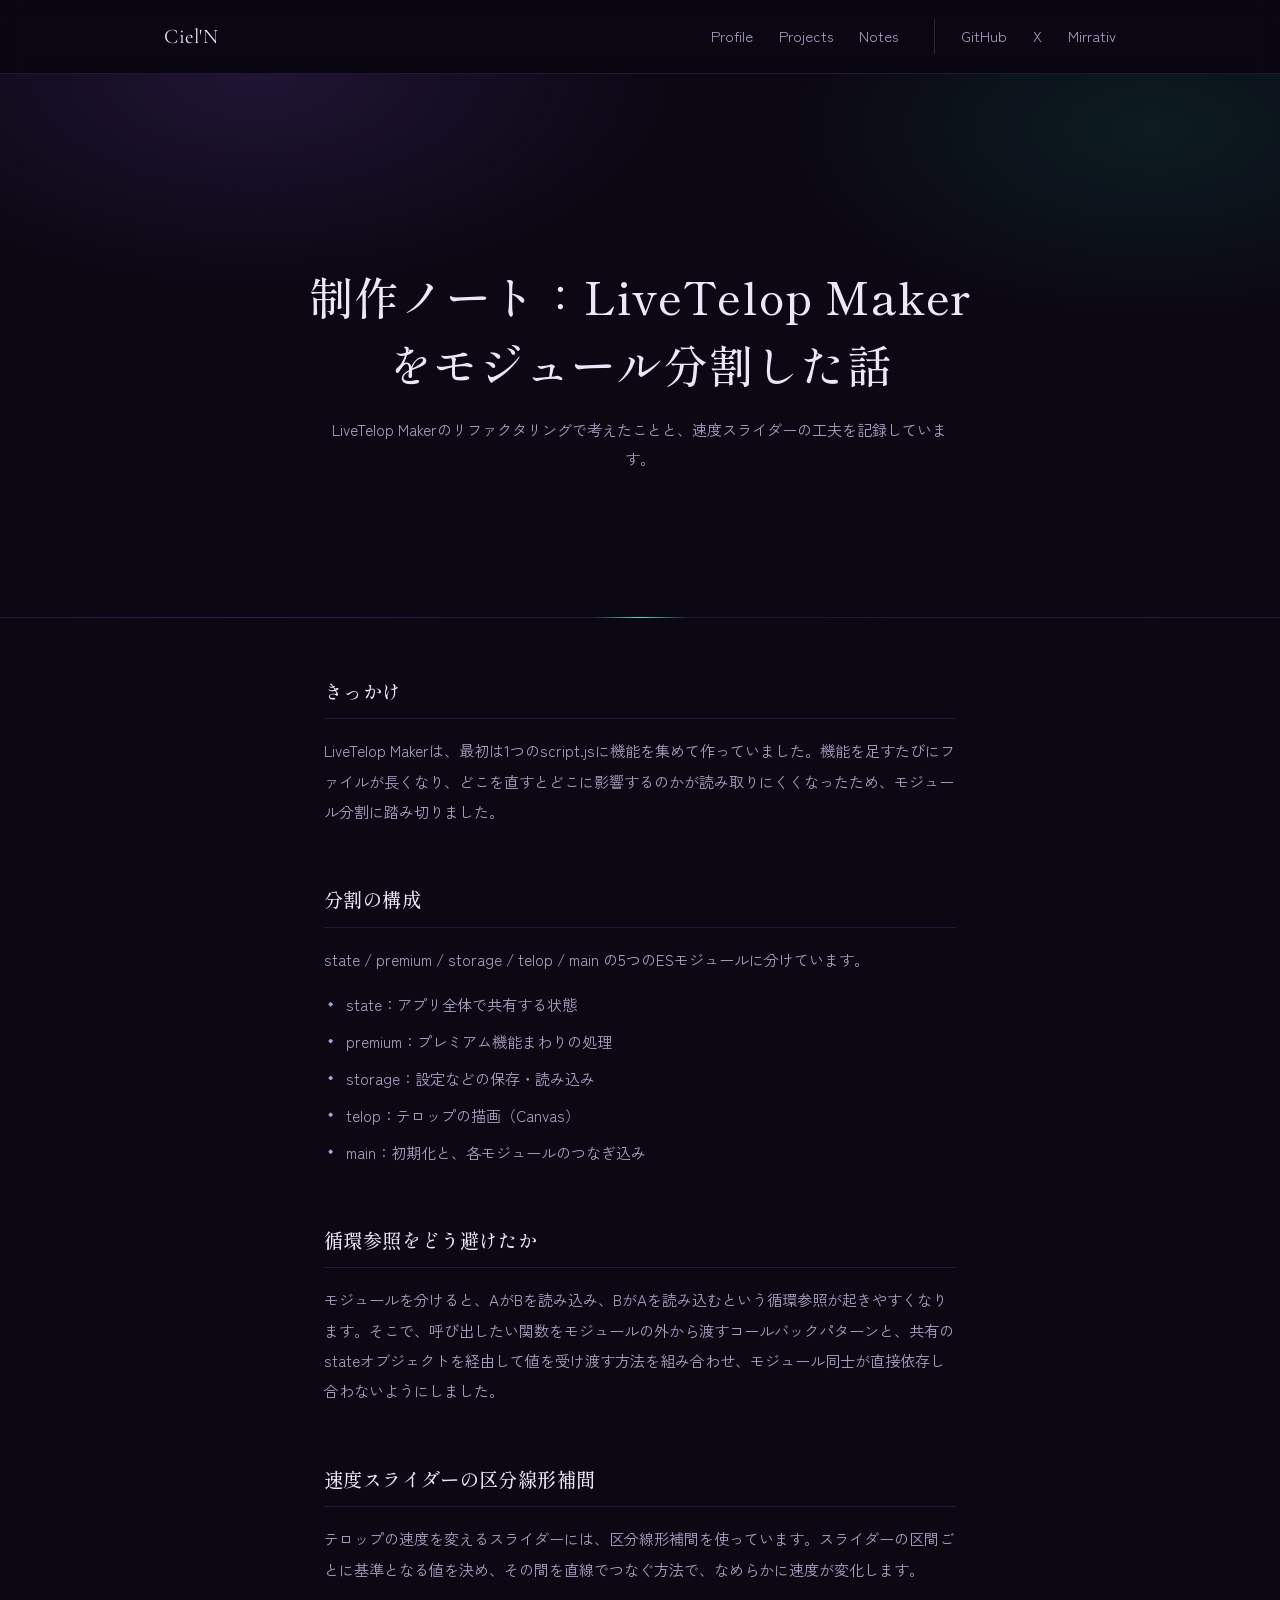
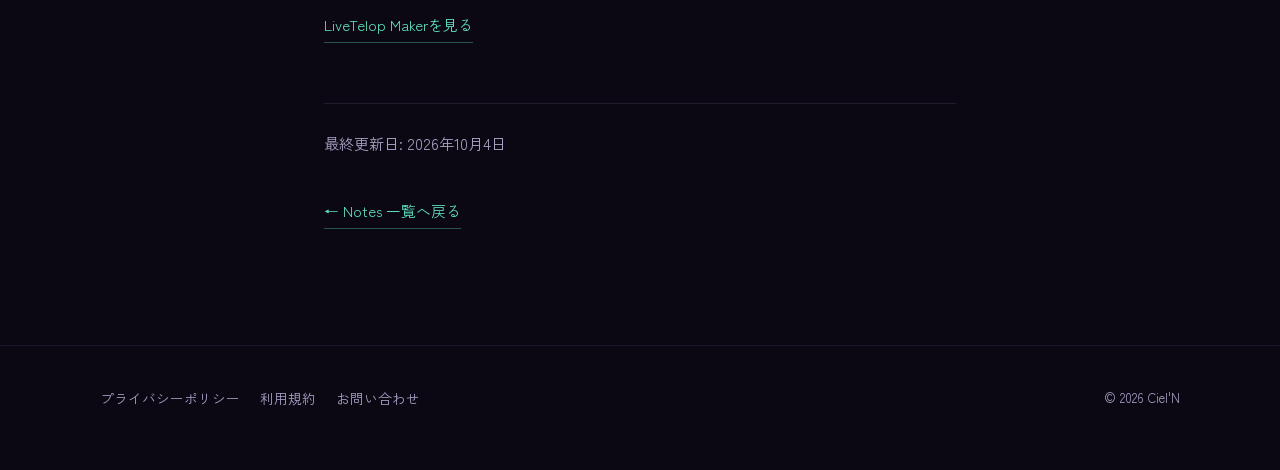
<file: notes/livetelop-refactor.html>
<!DOCTYPE html>
<html lang="ja">
<head>
<script>
  if ('scrollRestoration' in history) {
    history.scrollRestoration = 'manual';
  }
</script>
<!-- Google tag (gtag.js) -->
<script async src="https://www.googletagmanager.com/gtag/js?id=G-BKD9T5BP9D"></script>
<script>
  window.dataLayer = window.dataLayer || [];
  function gtag(){dataLayer.push(arguments);}
  gtag('js', new Date());
  gtag('config', 'G-BKD9T5BP9D');
</script>
<!-- Google AdSense -->
<script async src="https://pagead2.googlesyndication.com/pagead/js/adsbygoogle.js?client=ca-pub-3081263921605764"
crossorigin="anonymous"></script>

<meta charset="UTF-8">
<meta name="viewport" content="width=device-width, initial-scale=1.0">
<title>制作ノート：LiveTelop Makerをモジュール分割した話 | Ciel'N</title>
<meta name="description" content="1つに集中していたscript.jsを5つのESモジュールに分け、循環参照を避ける設計にした過程を記録します。">
<meta property="og:title" content="制作ノート：LiveTelop Makerをモジュール分割した話 | Ciel'N">
<meta property="og:description" content="1つに集中していたscript.jsを5つのESモジュールに分け、循環参照を避ける設計にした過程を記録します。">
<meta property="og:type" content="website">
<meta property="og:url" content="https://cieln.com/notes/livetelop-refactor.html">
<link rel="apple-touch-icon" href="../images/apple-touch-icon.jpg">
<link rel="preconnect" href="https://fonts.googleapis.com">
<link rel="preconnect" href="https://fonts.gstatic.com" crossorigin>
<link href="https://fonts.googleapis.com/css2?family=Cormorant+Garamond:wght@500;600&family=Shippori+Mincho:wght@500;600&family=Zen+Kaku+Gothic+New:wght@400;500;700&display=swap" rel="stylesheet">
<link rel="stylesheet" href="../style.css?v=0.0.7">
</head>
<body>

<header class="nav">
  <div class="nav__inner">
    <a class="nav__logo" href="../index.html">Ciel'N</a>
    <nav class="nav__main" aria-label="メインナビゲーション">
      <a href="../profile.html">Profile</a>
      <a href="../projects.html">Projects</a>
      <a href="../notes.html">Notes</a>
    </nav>
    <nav class="nav__ext" aria-label="外部リンク">
      <a href="https://github.com/hack-w0r1d" target="_blank" rel="noopener">GitHub</a>
      <a href="https://x.com/yu_cielkun" target="_blank" rel="noopener">X</a>
      <a href="https://www.mirrativ.com/deep_link_preview?link=https%3A%2F%2Fws9f.adj.st%2Fuser%2F1740184%3Fadj_deep_link%3Dmirr%253A%252F%252F%252Fuser%252F1740184%253Fwhere%253Dprofile%26adj_fallback%3Dhttps%253A%252F%252Fwww.mirrativ.com%252Fuser%252F1740184%253Fwhere%253Dprofile%26adj_og_description%3DSweet%2Bdream%252C%2Bw0r1d%26adj_og_image%3Dhttps%253A%252F%252Fcdn.mirrativ.com%252Fmirrorman-prod%252Fimage%252Fprofile_image%252F3e6b91653a891d519828bbe897a68c832d57ffc4077de42a47c8c5a4ac16ef4f_m.jpeg%253F1788989863%26adj_og_title%3D%25E3%2581%2597%25E3%2581%2588%25E3%2582%258B%25E3%2582%2593%25E3%2580%2582%26adj_redirect_macos%3Dhttps%253A%252F%252Fwww.mirrativ.com%252Fuser%252F1740184%253Fwhere%253Dprofile%26adj_t%3D1pkihi8s_1pyfvurh%26where%3Dprofile" target="_blank" rel="noopener">Mirrativ</a>
    </nav>
    <button class="nav__toggle" aria-label="メニューを開く" aria-expanded="false">
      <span></span><span></span><span></span>
    </button>
  </div>
</header>

<section class="page-head">
  <div class="section-inner">
    <h1 class="page-head__title">制作ノート：LiveTelop Makerをモジュール分割した話</h1>
    <p class="page-head__lead">LiveTelop Makerのリファクタリングで考えたことと、速度スライダーの工夫を記録しています。</p>
  </div>
</section>

<section class="policy">
  <div class="section-inner">
    <h2>きっかけ</h2>
    <p>LiveTelop Makerは、最初は1つのscript.jsに機能を集めて作っていました。機能を足すたびにファイルが長くなり、どこを直すとどこに影響するのかが読み取りにくくなったため、モジュール分割に踏み切りました。</p>
    <h2>分割の構成</h2>
    <p>state / premium / storage / telop / main の5つのESモジュールに分けています。</p>
    <ul>
      <li>state：アプリ全体で共有する状態</li>
      <li>premium：プレミアム機能まわりの処理</li>
      <li>storage：設定などの保存・読み込み</li>
      <li>telop：テロップの描画（Canvas）</li>
      <li>main：初期化と、各モジュールのつなぎ込み</li>
    </ul>
    <!-- TODO: 各モジュールの実際の役割に合わせて上の説明を修正してください -->
    <h2>循環参照をどう避けたか</h2>
    <p>モジュールを分けると、AがBを読み込み、BがAを読み込むという循環参照が起きやすくなります。そこで、呼び出したい関数をモジュールの外から渡すコールバックパターンと、共有のstateオブジェクトを経由して値を受け渡す方法を組み合わせ、モジュール同士が直接依存し合わないようにしました。</p>
    <h2>速度スライダーの区分線形補間</h2>
    <p>テロップの速度を変えるスライダーには、区分線形補間を使っています。スライダーの区間ごとに基準となる値を決め、その間を直線でつなぐ方法で、なめらかに速度が変化します。</p>
    <!-- TODO: 補間の基準値の例や、分割後に感じた変化・反省点を追記してください -->
    <p><a class="text-link" href="https://livetelop.cieln.com/" target="_blank" rel="noopener">LiveTelop Makerを見る</a></p>
    <p class="policy__meta">最終更新日: <time class="note-updated" datetime="2026-10-04">2026年10月4日</time></p>
    <p class="note-back"><a class="text-link" href="../notes.html">← Notes 一覧へ戻る</a></p>
  </div>
</section>

<footer class="site-footer">
  <div class="site-footer__inner">
    <nav class="site-footer__legal" aria-label="サイト情報">
      <a href="../privacy.html">プライバシーポリシー</a>
      <a href="../terms.html">利用規約</a>
      <a href="../contact.html">お問い合わせ</a>
    </nav>
    <p class="site-footer__credit">© <span id="year"></span> Ciel'N</p>
  </div>
</footer>

<script src="../script.js?v=0.0.7"></script>
</body>
</html>
</file>
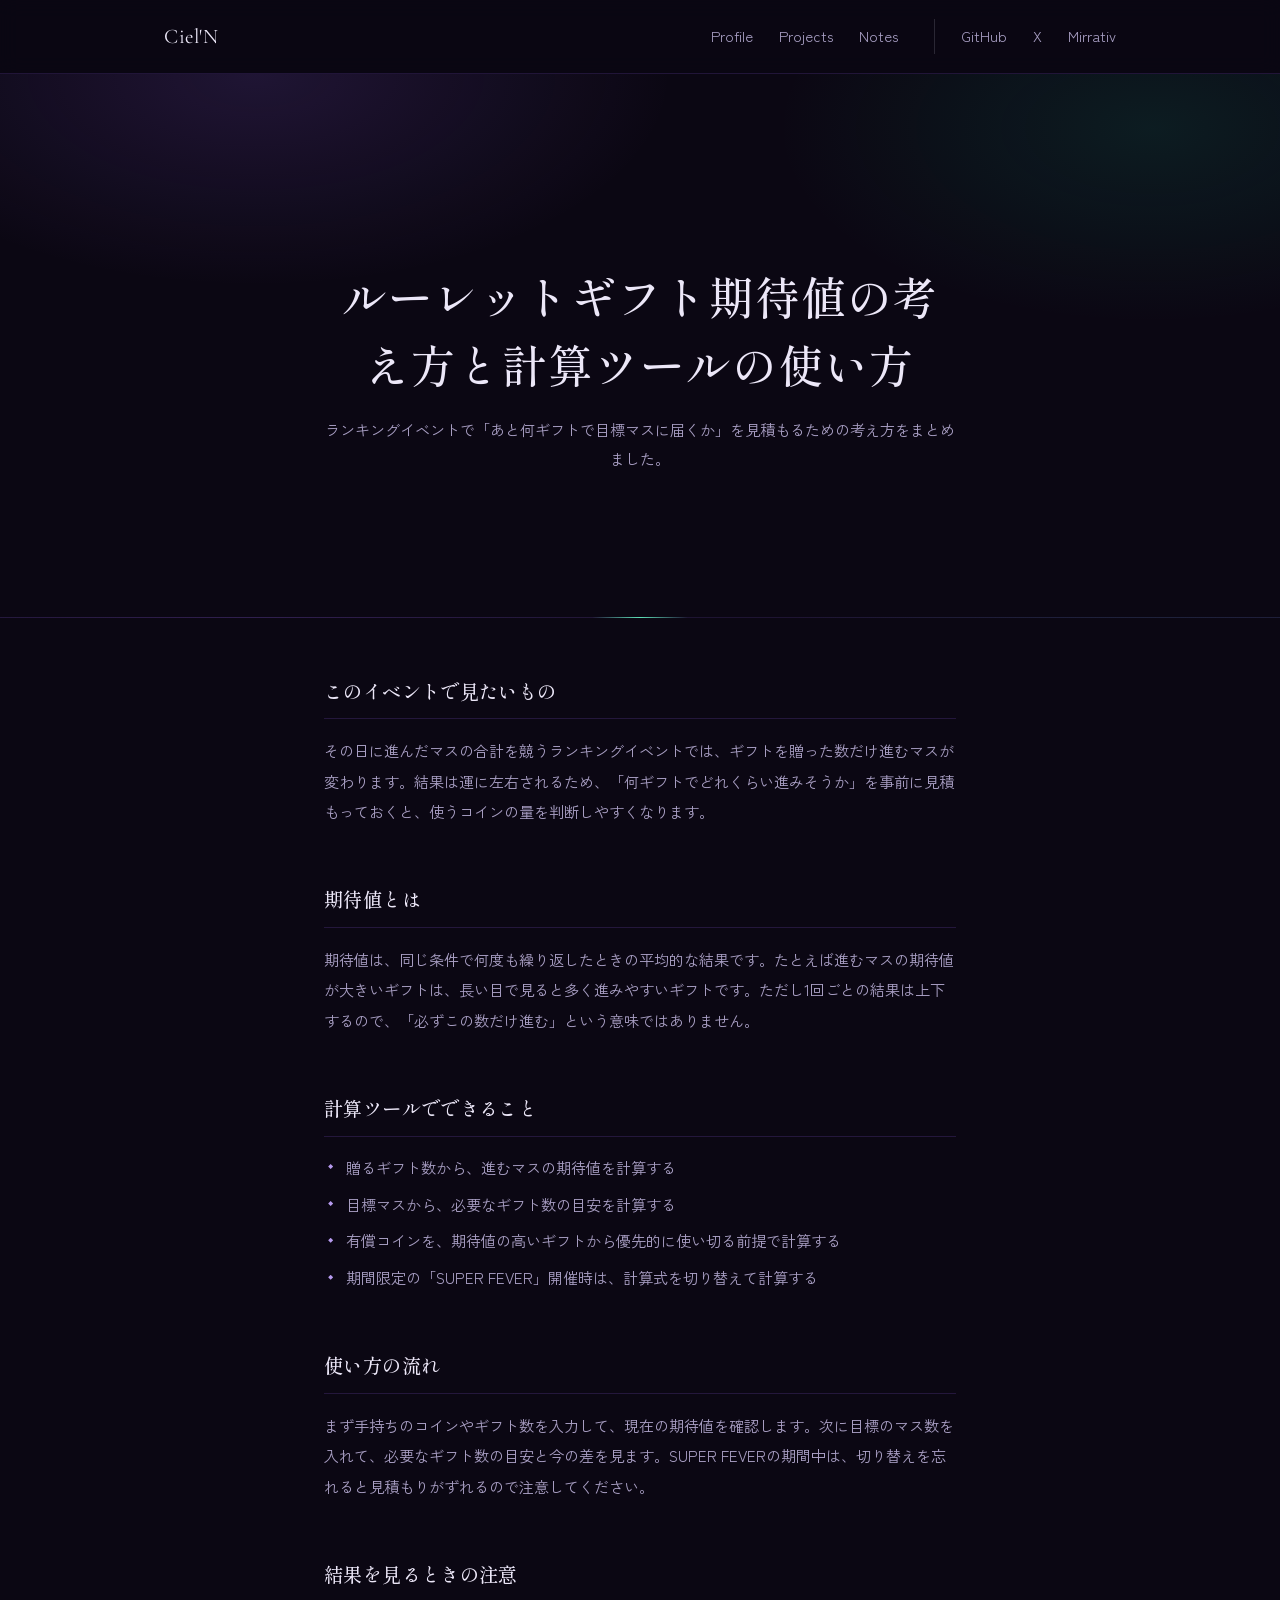
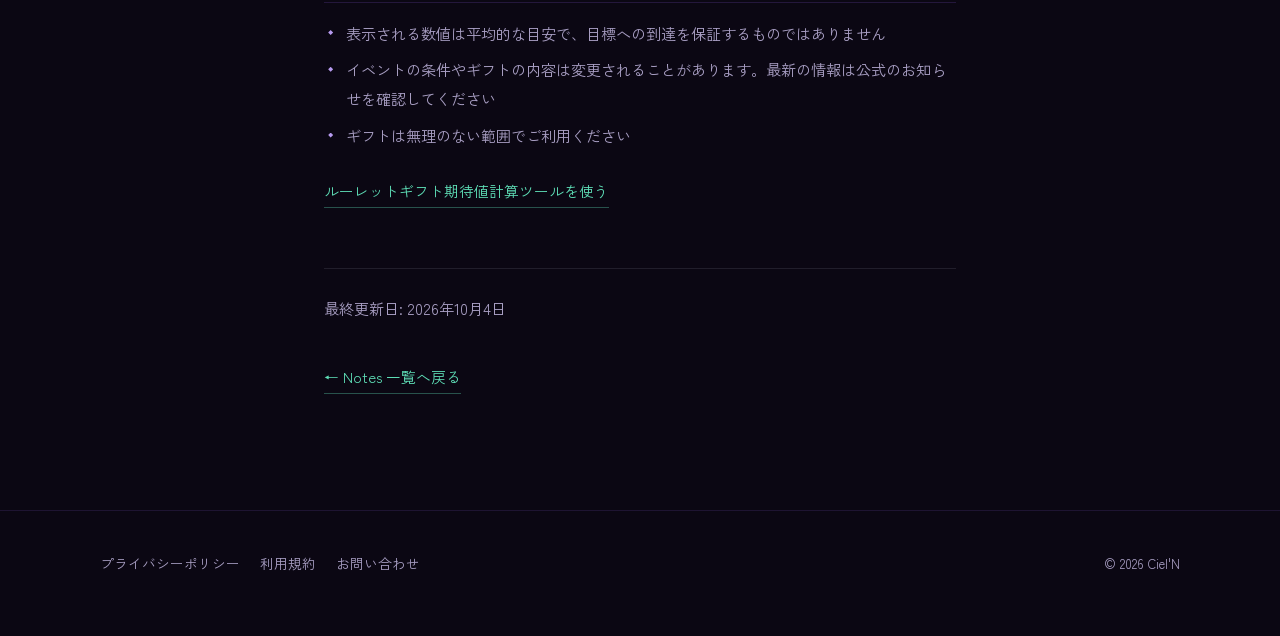
<file: notes/roulette-calc.html>
<!DOCTYPE html>
<html lang="ja">
<head>
<script>
  if ('scrollRestoration' in history) {
    history.scrollRestoration = 'manual';
  }
</script>
<!-- Google tag (gtag.js) -->
<script async src="https://www.googletagmanager.com/gtag/js?id=G-BKD9T5BP9D"></script>
<script>
  window.dataLayer = window.dataLayer || [];
  function gtag(){dataLayer.push(arguments);}
  gtag('js', new Date());
  gtag('config', 'G-BKD9T5BP9D');
</script>
<!-- Google AdSense -->
<script async src="https://pagead2.googlesyndication.com/pagead/js/adsbygoogle.js?client=ca-pub-3081263921605764"
crossorigin="anonymous"></script>

<meta charset="UTF-8">
<meta name="viewport" content="width=device-width, initial-scale=1.0">
<title>ルーレットギフト期待値の考え方と計算ツールの使い方 | Ciel'N</title>
<meta name="description" content="Mirrativのルーレットギフトの期待値とは何か、ランキングイベントで計算ツールをどう使うかを解説します。">
<meta property="og:title" content="ルーレットギフト期待値の考え方と計算ツールの使い方 | Ciel'N">
<meta property="og:description" content="Mirrativのルーレットギフトの期待値とは何か、ランキングイベントで計算ツールをどう使うかを解説します。">
<meta property="og:type" content="website">
<meta property="og:url" content="https://cieln.com/notes/roulette-calc.html">
<link rel="apple-touch-icon" href="../images/apple-touch-icon.jpg">
<link rel="preconnect" href="https://fonts.googleapis.com">
<link rel="preconnect" href="https://fonts.gstatic.com" crossorigin>
<link href="https://fonts.googleapis.com/css2?family=Cormorant+Garamond:wght@500;600&family=Shippori+Mincho:wght@500;600&family=Zen+Kaku+Gothic+New:wght@400;500;700&display=swap" rel="stylesheet">
<link rel="stylesheet" href="../style.css?v=0.0.7">
</head>
<body>

<header class="nav">
  <div class="nav__inner">
    <a class="nav__logo" href="../index.html">Ciel'N</a>
    <nav class="nav__main" aria-label="メインナビゲーション">
      <a href="../profile.html">Profile</a>
      <a href="../projects.html">Projects</a>
      <a href="../notes.html">Notes</a>
    </nav>
    <nav class="nav__ext" aria-label="外部リンク">
      <a href="https://github.com/hack-w0r1d" target="_blank" rel="noopener">GitHub</a>
      <a href="https://x.com/yu_cielkun" target="_blank" rel="noopener">X</a>
      <a href="https://www.mirrativ.com/deep_link_preview?link=https%3A%2F%2Fws9f.adj.st%2Fuser%2F1740184%3Fadj_deep_link%3Dmirr%253A%252F%252F%252Fuser%252F1740184%253Fwhere%253Dprofile%26adj_fallback%3Dhttps%253A%252F%252Fwww.mirrativ.com%252Fuser%252F1740184%253Fwhere%253Dprofile%26adj_og_description%3DSweet%2Bdream%252C%2Bw0r1d%26adj_og_image%3Dhttps%253A%252F%252Fcdn.mirrativ.com%252Fmirrorman-prod%252Fimage%252Fprofile_image%252F3e6b91653a891d519828bbe897a68c832d57ffc4077de42a47c8c5a4ac16ef4f_m.jpeg%253F1788989863%26adj_og_title%3D%25E3%2581%2597%25E3%2581%2588%25E3%2582%258B%25E3%2582%2593%25E3%2580%2582%26adj_redirect_macos%3Dhttps%253A%252F%252Fwww.mirrativ.com%252Fuser%252F1740184%253Fwhere%253Dprofile%26adj_t%3D1pkihi8s_1pyfvurh%26where%3Dprofile" target="_blank" rel="noopener">Mirrativ</a>
    </nav>
    <button class="nav__toggle" aria-label="メニューを開く" aria-expanded="false">
      <span></span><span></span><span></span>
    </button>
  </div>
</header>

<section class="page-head">
  <div class="section-inner">
    <h1 class="page-head__title">ルーレットギフト期待値の考え方と計算ツールの使い方</h1>
    <p class="page-head__lead">ランキングイベントで「あと何ギフトで目標マスに届くか」を見積もるための考え方をまとめました。</p>
  </div>
</section>

<section class="policy">
  <div class="section-inner">
    <h2>このイベントで見たいもの</h2>
    <p>その日に進んだマスの合計を競うランキングイベントでは、ギフトを贈った数だけ進むマスが変わります。結果は運に左右されるため、「何ギフトでどれくらい進みそうか」を事前に見積もっておくと、使うコインの量を判断しやすくなります。</p>
    <h2>期待値とは</h2>
    <p>期待値は、同じ条件で何度も繰り返したときの平均的な結果です。たとえば進むマスの期待値が大きいギフトは、長い目で見ると多く進みやすいギフトです。ただし1回ごとの結果は上下するので、「必ずこの数だけ進む」という意味ではありません。</p>
    <h2>計算ツールでできること</h2>
    <ul>
      <li>贈るギフト数から、進むマスの期待値を計算する</li>
      <li>目標マスから、必要なギフト数の目安を計算する</li>
      <li>有償コインを、期待値の高いギフトから優先的に使い切る前提で計算する</li>
      <li>期間限定の「SUPER FEVER」開催時は、計算式を切り替えて計算する</li>
    </ul>
    <h2>使い方の流れ</h2>
    <p>まず手持ちのコインやギフト数を入力して、現在の期待値を確認します。次に目標のマス数を入れて、必要なギフト数の目安と今の差を見ます。SUPER FEVERの期間中は、切り替えを忘れると見積もりがずれるので注意してください。</p>
    <h2>結果を見るときの注意</h2>
    <ul>
      <li>表示される数値は平均的な目安で、目標への到達を保証するものではありません</li>
      <li>イベントの条件やギフトの内容は変更されることがあります。最新の情報は公式のお知らせを確認してください</li>
      <li>ギフトは無理のない範囲でご利用ください</li>
    </ul>
    <!-- TODO: 実際に計算した具体例（入力値と結果）や、作った背景・工夫した点を追記してください -->
    <p><a class="text-link" href="https://roulette-calc.cieln.com/" target="_blank" rel="noopener">ルーレットギフト期待値計算ツールを使う</a></p>
    <p class="policy__meta">最終更新日: <time class="note-updated" datetime="2026-10-04">2026年10月4日</time></p>
    <p class="note-back"><a class="text-link" href="../notes.html">← Notes 一覧へ戻る</a></p>
  </div>
</section>

<footer class="site-footer">
  <div class="site-footer__inner">
    <nav class="site-footer__legal" aria-label="サイト情報">
      <a href="../privacy.html">プライバシーポリシー</a>
      <a href="../terms.html">利用規約</a>
      <a href="../contact.html">お問い合わせ</a>
    </nav>
    <p class="site-footer__credit">© <span id="year"></span> Ciel'N</p>
  </div>
</footer>

<script src="../script.js?v=0.0.7"></script>
</body>
</html>
</file>
<file: style.css>
/* ==========================================================================
   Ciel'N Portfolio — Design Tokens
   コンセプト: 「美しく幻想的で儚い魔法」
   ========================================================================== */
   :root {
    /* Color */
    --void: #0b0713;
    --void-deep: #050308;
    --dusk: #1c1430;
    --dusk-soft: #251a3d;
    --amethyst: #8b5ce0;
    --amethyst-soft: #b79bf0;
    --emerald: #14b787;
    --emerald-soft: #5fe0b8;
    --bloom: #f06fb0;
    --crystal: #ece7f8;
    --crystal-dim: #a99fc4;

    /* Type */
    --font-display-ja: "Shippori Mincho", serif;
    --font-display-en: "Cormorant Garamond", serif;
    --font-body: "Zen Kaku Gothic New", "Hiragino Sans", "Hiragino Kaku Gothic ProN", sans-serif;

    /* Layout */
    --max-width: 1080px;
    --edge: clamp(20px, 5vw, 64px);
    --nav-height: 65px;

    /* Motion */
    --ease-veil: cubic-bezier(0.22, 1, 0.36, 1);
  }

  /* ==========================================================================
     Base
     ========================================================================== */
  *, *::before, *::after { box-sizing: border-box; }

  html { scroll-behavior: smooth; }

  body {
    margin: 0;
    background: var(--void);
    color: var(--crystal);
    font-family: var(--font-body);
    font-size: 16px;
    line-height: 1.8;
    -webkit-font-smoothing: antialiased;
  }

  img { max-width: 100%; display: block; }
  a { color: inherit; text-decoration: none; }
  ul { list-style: none; margin: 0; padding: 0; }
  h1, h2, h3 { margin: 0; font-weight: 500; }
  p { margin: 0; }
  button { font: inherit; color: inherit; }

  :focus-visible {
    outline: 2px solid var(--emerald-soft);
    outline-offset: 3px;
  }

  .section-inner {
    max-width: var(--max-width);
    margin: 0 auto;
    padding: 100px var(--edge);
  }

  .prose {
    max-width: 38em;
  }

  h2 {
    font-family: var(--font-display-ja);
    font-size: clamp(1.6rem, 3vw, 2.1rem);
    margin-bottom: 24px;
    letter-spacing: .02em;
  }

  .text-link {
    display: inline-block;
    margin-top: 10px;
    font-size: .92rem;
    color: var(--emerald-soft);
    border-bottom: 1px solid rgba(95, 224, 184, .35);
    padding-bottom: 2px;
    transition: border-color .2s, color .2s;
  }
  .text-link:hover { color: var(--crystal); border-color: var(--crystal); }

  /* ==========================================================================
     Nav
     ========================================================================== */
  .nav {
    position: sticky;
    top: 0;
    z-index: 20;
    background: rgba(11, 7, 19, .72);
    backdrop-filter: blur(10px);
    border-bottom: 1px solid rgba(139, 92, 224, .18);
    transition: opacity 1s var(--ease-veil), transform 1s var(--ease-veil);
  }
  .nav.is-hidden {
    opacity: 0;
    transform: translateY(-12px);
    pointer-events: none;
  }

  .nav__inner {
    position: relative;
    max-width: var(--max-width);
    margin: 0 auto;
    padding: 18px var(--edge);
    display: flex;
    align-items: center;
    gap: 36px;
  }

  .nav__logo {
    font-family: var(--font-display-en);
    font-size: 1.3rem;
    letter-spacing: .03em;
    color: var(--crystal);
    margin-right: auto;
  }

  .nav__main, .nav__ext {
    display: flex;
    gap: 26px;
    font-size: .92rem;
  }

  .nav__main a, .nav__ext a {
    position: relative;
    padding: 4px 0;
    color: var(--crystal-dim);
    transition: color .2s;
  }
  .nav__main a:hover, .nav__ext a:hover { color: var(--emerald-soft); }

  .nav__main a::after {
    content: "";
    position: absolute;
    left: 0; bottom: 0;
    width: 0; height: 1px;
    background: var(--emerald-soft);
    transition: width .25s var(--ease-veil);
  }
  .nav__main a:hover::after { width: 100%; }

  .nav__ext {
    padding-left: 26px;
    border-left: 1px solid rgba(236, 231, 248, .15);
  }

  .nav__toggle {
    display: none;
    background: none;
    border: 0;
    padding: 8px;
    cursor: pointer;
    flex-direction: column;
    gap: 5px;
  }
  .nav__toggle span { width: 22px; height: 2px; background: var(--crystal); display: block; }

  @media (max-width: 760px) {
    .nav__main, .nav__ext { display: none; }
    .nav__toggle { display: inline-flex; }

    .nav.is-open .nav__main {
      display: flex;
      flex-direction: column;
      gap: 14px;
      position: absolute;
      top: 100%; left: 0; right: 0;
      padding: 16px var(--edge) 20px;
      background: var(--void-deep);
      border-bottom: 1px solid rgba(139, 92, 224, .18);
    }

    .nav ~ .hero { padding-top: 140px; }
  }

  /* ==========================================================================
     Hero — サイト内で唯一の演出的な動きを持たせる場所
     ========================================================================== */
  .hero {
    position: relative;
    min-height: calc(100vh - var(--nav-height, 65px));
    min-height: calc(100dvh - var(--nav-height, 65px));
    display: flex;
    align-items: center;
    justify-content: center;
    overflow: hidden;
    padding: 80px var(--edge);
    background:
      radial-gradient(60% 50% at 30% 20%, rgba(139, 92, 224, .35), transparent 60%),
      radial-gradient(55% 45% at 75% 70%, rgba(20, 183, 135, .28), transparent 60%),
      radial-gradient(40% 35% at 85% 15%, rgba(240, 111, 176, .18), transparent 65%),
      var(--void);
    background-size: 140% 140%, 140% 140%, 140% 140%, auto;
    animation: aurora-drift 26s ease-in-out infinite;
  }

  @keyframes aurora-drift {
    0%, 100% { background-position: 0% 0%, 100% 100%, 100% 0%, 0 0; }
    50% { background-position: 20% 15%, 80% 85%, 70% 20%, 0 0; }
  }

  .hero__veil { position: absolute; top: 0; right: 0; bottom: 0; left: 0; pointer-events: none; }

  .mote {
    position: absolute;
    left: var(--x); top: var(--y);
    width: 3px; height: 3px;
    border-radius: 50%;
    background: var(--crystal);
    box-shadow: 0 0 6px 1px var(--crystal);
    opacity: 0;
    /* driftはalternateで往復させる。片道のままinfiniteにすると、周期の終わりで
       -40pxから0へ一瞬で戻り、星が見えている時(twinkleと周期が噛み合わない時)に瞬間移動して見える */
    animation:
      twinkle 6s ease-in-out var(--d) infinite,
      drift 14s ease-in-out var(--d) infinite alternate;
  }

  @keyframes twinkle {
    0%, 100% { opacity: 0; }
    50% { opacity: var(--s, .6); }
  }
  @keyframes drift {
    0% { transform: translateY(0); }
    100% { transform: translateY(-40px); }
  }

  .hero__inner {
    position: relative;
    z-index: 1;
    max-width: 620px;
    text-align: center;
  }

  .hero__kicker {
    font-size: .95rem;
    color: var(--crystal-dim);
    margin-bottom: 18px;
    letter-spacing: .04em;
  }

  .hero__title {
    font-family: var(--font-display-en);
    font-size: clamp(3.2rem, 9vw, 6rem);
    font-weight: 600;
    letter-spacing: .02em;
    background: linear-gradient(100deg, var(--crystal) 30%, var(--amethyst-soft) 45%, var(--bloom) 52%, var(--crystal) 68%);
    background-size: 260% 100%;
    -webkit-background-clip: text;
    background-clip: text;
    color: transparent;
    animation: shimmer-once 2.6s var(--ease-veil) .3s 1 both;
  }

  @keyframes shimmer-once {
    0% { background-position: 100% 0; }
    100% { background-position: 0% 0; }
  }

  .hero__tagline {
    margin-top: 26px;
    font-size: 1.05rem;
    line-height: 2;
    color: var(--crystal);
  }
  .hero__tagline-group { margin: 0; }
  .hero__tagline-group + .hero__tagline-group { margin-top: .5em; }
  .hero__tagline-line { display: block; }

  .hero__char {
    display: inline-block;
    opacity: 0;
    animation: char-type .1s ease-out forwards;
  }
  @keyframes char-type {
    from { opacity: 0; }
    to { opacity: 1; }
  }

  .hero__cta {
    margin-top: 44px;
    display: flex;
    gap: 16px;
    justify-content: center;
    flex-wrap: wrap;
  }
  .hero__cta-btn {
    opacity: 0;
    filter: blur(6px);
    animation: btn-rise .8s var(--ease-veil) forwards;
  }
  @keyframes btn-rise {
    from { opacity: 0; filter: blur(6px); transform: translateY(6px); }
    to { opacity: 1; filter: blur(0); transform: translateY(0); }
  }

  /* ページ表示時に1回だけ使う汎用フェードイン(Profile/Projectsのpage-head・メインコンテンツ用)。
     下からの移動はなく、ぼかしのみで表示する */
  @keyframes blur-fade {
    from { opacity: 0; filter: blur(6px); }
    to { opacity: 1; filter: blur(0); }
  }
  .rise-in {
    opacity: 0;
    filter: blur(6px);
    animation: blur-fade 1s var(--ease-veil) forwards;
  }

  /* ==========================================================================
     Buttons
     ========================================================================== */
  .btn {
    position: relative;
    display: inline-flex;
    align-items: center;
    padding: 14px 30px;
    font-size: .95rem;
    clip-path: polygon(10px 0, 100% 0, 100% calc(100% - 10px), calc(100% - 10px) 100%, 0 100%, 0 10px);
    transition: transform .25s var(--ease-veil), box-shadow .25s var(--ease-veil), background .25s;
  }

  .btn--primary {
    background: linear-gradient(135deg, var(--amethyst), #6a3bc4);
    color: #fff;
    box-shadow: 0 0 0 1px rgba(139, 92, 224, .4), 0 8px 24px -8px rgba(139, 92, 224, .7);
  }
  .btn--primary:hover {
    transform: translateY(-2px);
    box-shadow: 0 0 0 1px rgba(139, 92, 224, .6), 0 14px 30px -10px rgba(139, 92, 224, .9);
  }

  .btn--ghost {
    background: transparent;
    color: var(--emerald-soft);
    box-shadow: inset 0 0 0 1px rgba(95, 224, 184, .5);
  }
  .btn--ghost:hover {
    box-shadow: inset 0 0 0 1px var(--emerald-soft);
    background: rgba(95, 224, 184, .08);
  }

  .btn__ring {
    position: absolute;
    inset: 0;
    width: 100%;
    height: 100%;
    pointer-events: none;
  }
  .btn__ring polygon {
    fill: none;
    stroke: var(--emerald-soft);
    stroke-width: 2;
    vector-effect: non-scaling-stroke;
    stroke-dasharray: 410;
    stroke-dashoffset: 410;
    transition: stroke-dashoffset .6s var(--ease-veil);
  }
  .btn--ghost:hover .btn__ring polygon,
  .btn--ghost:focus-visible .btn__ring polygon {
    stroke-dashoffset: 0;
  }

  /* ==========================================================================
     Scroll proximity（画面中央への近さで表示/非表示を連動させる）
     ========================================================================== */
  [data-proximity] {
    opacity: calc(var(--proximity, 1) * (1 - var(--vanish, 0)));
    filter: blur(calc((1 - var(--proximity, 1)) * 10px + var(--vanish, 0) * 14px));
    transform:
      translateY(calc((1 - var(--proximity, 1)) * 16px))
      scale(calc(1 - var(--vanish, 0) * 0.06));
    transition: opacity .4s var(--ease-veil), filter .4s var(--ease-veil), transform .4s var(--ease-veil);
  }

  /* Links: スクロールし直すたびに再生される、雲のようなふわっと表示 */
  .links h2 {
    opacity: 0;
    filter: blur(8px);
    transform: translateY(14px);
    transition: opacity 1.1s var(--ease-veil), filter 1.1s var(--ease-veil), transform 1.1s var(--ease-veil);
  }
  .links h2.is-visible {
    opacity: 1;
    filter: blur(0);
    transform: translateY(0);
  }

  .link-pills .pill {
    opacity: 0;
  }
  .link-pills .pill.is-visible {
    animation: pill-rise 2.3s linear 1 both;
  }
  .link-pills .pill:nth-child(1).is-visible { animation-delay: 0s; }
  .link-pills .pill:nth-child(2).is-visible { animation-delay: .4s; }
  .link-pills .pill:nth-child(3).is-visible { animation-delay: .8s; }
  @keyframes pill-rise {
    0% {
      opacity: 0;
      filter: blur(8px);
      transform: translateY(30px) scale(.86);
      animation-timing-function: cubic-bezier(0.16, 1, 0.3, 1);
    }
    28% {
      opacity: 1;
      filter: blur(0);
      transform: translateY(-10px) scale(1.04);
      animation-timing-function: cubic-bezier(0.215, 0.61, 0.355, 1);
    }
    100% { opacity: 1; filter: blur(0); transform: translateY(0) scale(1); }
  }

  /* ==========================================================================
     About teaser
     ========================================================================== */
  .about-teaser p { color: var(--crystal); }

  /* ==========================================================================
     Featured projects
     ========================================================================== */
  .card-grid {
    display: grid;
    grid-template-columns: repeat(auto-fit, minmax(240px, 1fr));
    gap: 28px;
    margin-top: 40px;
    margin-bottom: 36px;
    overflow-x: hidden;
  }

  .card {
    position: relative;
    padding: 32px 28px;
    background: linear-gradient(155deg, var(--dusk), var(--dusk-soft));
    clip-path: polygon(18px 0, 100% 0, 100% calc(100% - 18px), calc(100% - 18px) 100%, 0 100%, 0 18px);
    box-shadow: 0 0 0 1px rgba(139, 92, 224, .12);
    opacity: var(--slide-opacity, 1);
    transform: translateX(var(--slide-x, 0%)) translateY(var(--hover-y, 0px));
    transition: box-shadow .3s var(--ease-veil), transform .35s var(--ease-veil), opacity .35s var(--ease-veil);
  }
  .card:hover {
    --hover-y: -4px;
    box-shadow: 0 0 0 1px rgba(139, 92, 224, .35), 0 18px 40px -20px rgba(139, 92, 224, .6);
  }
  /* card-gridが2列以上になるタブレット/PCでは横スライドが隣のカードと重なるため、
     横移動をやめてフェードのみの表示にし、幻想的な雰囲気を出すため1枚ずつ
     順番に、ゆっくりフェードするようにする */
  @media (min-width: 761px) {
    .card {
      transform: translateY(var(--hover-y, 0px));
      transition: box-shadow .3s var(--ease-veil), transform .35s var(--ease-veil), opacity 2s var(--ease-veil);
    }
  }

  .card__mark {
    display: inline-block;
    width: 30px; height: 30px;
    margin-bottom: 18px;
    clip-path: polygon(50% 0, 100% 25%, 100% 75%, 50% 100%, 0 75%, 0 25%);
  }
  .card:nth-child(1) .card__mark { background: linear-gradient(135deg, var(--amethyst), var(--amethyst-soft)); }
  .card:nth-child(2) .card__mark { background: linear-gradient(135deg, var(--emerald), var(--emerald-soft)); }
  .card:nth-child(3) .card__mark { background: linear-gradient(135deg, var(--bloom), var(--amethyst-soft)); }
  .card:nth-child(4) .card__mark { background: linear-gradient(135deg, var(--emerald-soft), var(--bloom)); }

  .card h3 {
    font-family: var(--font-display-ja);
    font-size: 1.15rem;
    margin-bottom: 12px;
  }
  .card p {
    font-size: .92rem;
    color: var(--crystal-dim);
    line-height: 1.9;
    margin-bottom: 18px;
  }

  /* ==========================================================================
     Links
     ========================================================================== */
  .link-pills { display: flex; gap: 16px; flex-wrap: wrap; }

  .pill {
    padding: 12px 26px;
    font-size: .9rem;
    border: 1px solid rgba(139, 92, 224, .35);
    border-radius: 999px;
    color: var(--crystal);
    transition: border-color .2s, background .2s, transform .2s;
  }
  .pill:hover {
    border-color: var(--emerald-soft);
    background: rgba(95, 224, 184, .08);
    transform: translateY(-2px);
  }

  /* ==========================================================================
     Page head（サブページ用の落ち着いた見出しエリア／シャイン演出なし）
     ========================================================================== */
  .page-head {
    position: relative;
    padding: clamp(56px, 9vw, 88px) var(--edge) clamp(32px, 5vw, 44px);
    background:
      radial-gradient(50% 60% at 20% 0%, rgba(139, 92, 224, .16), transparent 65%),
      radial-gradient(45% 55% at 90% 10%, rgba(20, 183, 135, .12), transparent 65%),
      var(--void);
    border-bottom: 1px solid rgba(139, 92, 224, .15);
  }
  /* 下端中央に細いグラデーションのアクセントラインを置き、コンパクトでも締まった印象にする */
  .page-head::after {
    content: "";
    position: absolute;
    left: 50%; bottom: -1px;
    width: 96px; height: 1px;
    transform: translateX(-50%);
    background: linear-gradient(90deg, transparent, var(--emerald-soft), transparent);
  }
  /* page-head直後のセクションは上余白を詰める(見出し下の余白が二重に積み上がるのを防ぐ) */
  .page-head + section .section-inner { padding-top: 56px; }

  .page-head__title {
    font-family: var(--font-display-ja);
    font-size: clamp(1.5rem, 6vw, 2.8rem);
    color: var(--crystal);
    letter-spacing: .02em;
    text-align: center;
    line-height: 1.5;
    text-wrap: balance;
    overflow-wrap: anywhere;
  }

  .page-head__lead {
    margin: 18px auto 0;
    max-width: 42em;
    color: var(--crystal-dim);
    font-size: .95rem;
    line-height: 1.9;
    text-align: center;
  }

  /* ==========================================================================
     Policy / legal content
     ========================================================================== */
  .policy .section-inner { max-width: 760px; }

  .policy h2 {
    font-family: var(--font-display-ja);
    font-size: 1.2rem;
    margin-top: 56px;
    margin-bottom: 16px;
    padding-bottom: 10px;
    border-bottom: 1px solid rgba(139, 92, 224, .2);
  }
  .policy h2:first-child { margin-top: 0; }

  .policy p {
    color: var(--crystal-dim);
    font-size: .95rem;
    line-height: 2;
    margin-bottom: 16px;
  }

  .policy a {
    color: var(--emerald-soft);
    border-bottom: 1px solid rgba(95, 224, 184, .35);
    transition: color .2s, border-color .2s;
  }
  .policy a:hover { color: var(--crystal); border-color: var(--crystal); }

  .policy ul {
    margin: 0 0 16px;
    padding-left: 1.4em;
  }
  .policy ul li {
    position: relative;
    color: var(--crystal-dim);
    font-size: .95rem;
    line-height: 1.9;
    margin-bottom: 8px;
    list-style: none;
  }
  .policy ul li::before {
    content: "";
    position: absolute;
    left: -1.2em; top: .75em;
    width: 5px; height: 5px;
    background: var(--amethyst-soft);
    clip-path: polygon(50% 0, 100% 50%, 50% 100%, 0 50%);
  }

  .policy__meta {
    margin-top: 60px;
    padding-top: 24px;
    border-top: 1px solid rgba(236, 231, 248, .1);
    font-size: .85rem;
    color: var(--crystal-dim);
  }

  /* ==========================================================================
     Project entries（Projectsページ）
     ========================================================================== */
  .project-list {
    display: flex;
    flex-direction: column;
  }

  .project-entry {
    padding: 44px 0;
    border-bottom: 1px solid rgba(139, 92, 224, .15);
  }
  .project-entry:first-child { padding-top: 0; }
  .project-entry:last-child { border-bottom: none; }

  .project-entry__title {
    font-family: var(--font-display-ja);
    font-size: 1.4rem;
    color: var(--crystal);
    margin-bottom: 8px;
  }

  .project-entry__tagline {
    color: var(--amethyst-soft);
    font-size: .95rem;
    margin-bottom: 18px;
  }

  .project-entry__body {
    color: var(--crystal-dim);
    font-size: .95rem;
    line-height: 2;
    max-width: 62em;
    margin-bottom: 20px;
  }

  .project-entry__tags {
    display: flex;
    gap: 10px;
    flex-wrap: wrap;
    margin-bottom: 18px;
  }
  .project-entry__tag {
    padding: 5px 14px;
    font-size: .78rem;
    border: 1px solid rgba(95, 224, 184, .3);
    color: var(--emerald-soft);
    border-radius: 999px;
  }

  .text-link--muted {
    color: var(--crystal-dim);
    border-bottom-color: rgba(169, 159, 196, .25);
    cursor: default;
  }
  .text-link--muted:hover {
    color: var(--crystal-dim);
    border-color: rgba(169, 159, 196, .25);
  }

  /* ==========================================================================
     Profile page
     ========================================================================== */
  .profile-section .section-inner {
    max-width: 760px;
    padding-top: 72px;
    padding-bottom: 72px;
    border-top: 1px solid rgba(139, 92, 224, .12);
  }
  /* 最初のセクションはpage-headの下線があるため上線を消す
     (:first-of-typeはpage-head自体がsectionなので、profile-sectionには一致しない) */
  .page-head + .profile-section .section-inner { border-top: none; }
  /* 760pxの中央カラムいっぱいに本文を広げる(.proseの38em上限だとカラム内で左に寄る) */
  .profile-section .prose { max-width: none; }

  .skill-group { margin-bottom: 40px; }
  .skill-group:last-child { margin-bottom: 0; }

  .skill-group__title {
    font-family: var(--font-display-ja);
    font-size: 1.05rem;
    color: var(--crystal);
    margin-bottom: 14px;
  }

  .skill-tags {
    display: flex;
    gap: 10px;
    flex-wrap: wrap;
    margin-bottom: 14px;
  }

  .tag-pill {
    padding: 5px 14px;
    font-size: .78rem;
    border: 1px solid rgba(95, 224, 184, .3);
    color: var(--emerald-soft);
    border-radius: 999px;
  }

  .skill-group p {
    color: var(--crystal-dim);
    font-size: .95rem;
    line-height: 1.9;
    max-width: 46em;
  }

  /* ==========================================================================
     Footer
     ========================================================================== */
  .site-footer {
    border-top: 1px solid rgba(139, 92, 224, .15);
    padding: 40px var(--edge) 60px;
  }

  .site-footer__inner {
    max-width: var(--max-width);
    margin: 0 auto;
    padding: 0;
    display: flex;
    justify-content: space-between;
    align-items: center;
    flex-wrap: wrap;
    gap: 16px;
  }

  .site-footer__legal {
    display: flex;
    gap: 20px;
    font-size: .85rem;
    color: var(--crystal-dim);
  }
  .site-footer__legal a:hover { color: var(--emerald-soft); }

  .site-footer__credit {
    font-size: .82rem;
    color: var(--crystal-dim);
  }

  /* ==========================================================================
     Motion preferences
     ========================================================================== */
  @media (prefers-reduced-motion: reduce) {
    html { scroll-behavior: auto; }
    .hero, .mote, .hero__title { animation: none !important; }
    .hero__title { background-position: 0 0; }
    .hero__char, .hero__cta-btn, .rise-in {
      animation: none !important;
      opacity: 1 !important;
      filter: none !important;
      transform: none !important;
    }
    .links h2,
    .link-pills .pill,
    [data-update-flow] .update-item {
      transition: none !important;
      animation: none !important;
      opacity: 1 !important;
      filter: none !important;
      transform: none !important;
    }
    [data-proximity], .card {
      transition: none !important;
      opacity: 1 !important;
      filter: none !important;
      transform: none !important;
    }
    .nav {
      transition: none !important;
      opacity: 1 !important;
      transform: none !important;
    }
    .btn__ring polygon {
      transition: none !important;
      stroke-dashoffset: 0 !important;
    }
  }

  /* ==========================================================================
     Updates（更新履歴）
     ========================================================================== */
  .update-list { list-style: none; padding: 0; max-width: 760px; }
  .update-item {
    display: grid;
    grid-template-columns: 9.5em 1fr;
    gap: 2px 18px;
    padding: 14px 0;
    border-bottom: 1px solid rgba(139, 92, 224, .18);
  }
  .update-item time { grid-row: span 2; font-size: .85rem; color: var(--crystal-dim); }
  .update-item__tool { font-size: .88rem; color: var(--amethyst-soft); }
  .update-item__msg { color: var(--crystal); }
  .update-empty { color: var(--crystal-dim); }
  @media (max-width: 760px) {
    .update-item { grid-template-columns: 1fr; }
    .update-item time { grid-row: auto; }
  }

  /* トップのRecent Updates: 新しい順に1件ずつ、雲のようにふわっと表示（スクロールし直すたびに再生） */
  [data-update-flow] .update-item {
    opacity: 0;
    filter: blur(8px);
    transform: translateY(14px);
    transition: opacity 1.1s var(--ease-veil), filter 1.1s var(--ease-veil), transform 1.1s var(--ease-veil);
  }
  [data-update-flow] .update-item.is-visible {
    opacity: 1;
    filter: blur(0);
    transform: translateY(0);
  }

  /* ==========================================================================
     Notes（一覧と記事ページ）
     ========================================================================== */
  .note-index .section-inner { max-width: 760px; }

  .note-list { list-style: none; padding: 0; }
  .note-item {
    display: grid;
    grid-template-columns: 7.5em 1fr;
    gap: 2px 18px;
    padding: 20px 0;
    border-bottom: 1px solid rgba(139, 92, 224, .15);
  }
  .note-item:first-child { padding-top: 0; }
  .note-item:last-child { border-bottom: none; }
  .note-item time {
    font-size: .85rem;
    color: var(--crystal-dim);
    line-height: 2;
  }
  .note-item__link {
    font-family: var(--font-display-ja);
    font-size: 1.1rem;
    line-height: 1.7;
    color: var(--crystal);
    transition: color .2s;
  }
  .note-item__link:hover { color: var(--emerald-soft); }
  @media (max-width: 760px) {
    .note-item { grid-template-columns: 1fr; }
  }

  /* 記事内の画像 */
  .note-figure { margin: 32px 0; }
  .note-figure img {
    width: 100%;
    height: auto;
    border: 1px solid rgba(139, 92, 224, .2);
  }
  .note-figure figcaption {
    margin-top: 10px;
    font-size: .85rem;
    line-height: 1.8;
    color: var(--crystal-dim);
    text-align: center;
  }

  /* 記事末尾の「一覧へ戻る」 */
  .note-back { margin-top: 28px; }
</file>
